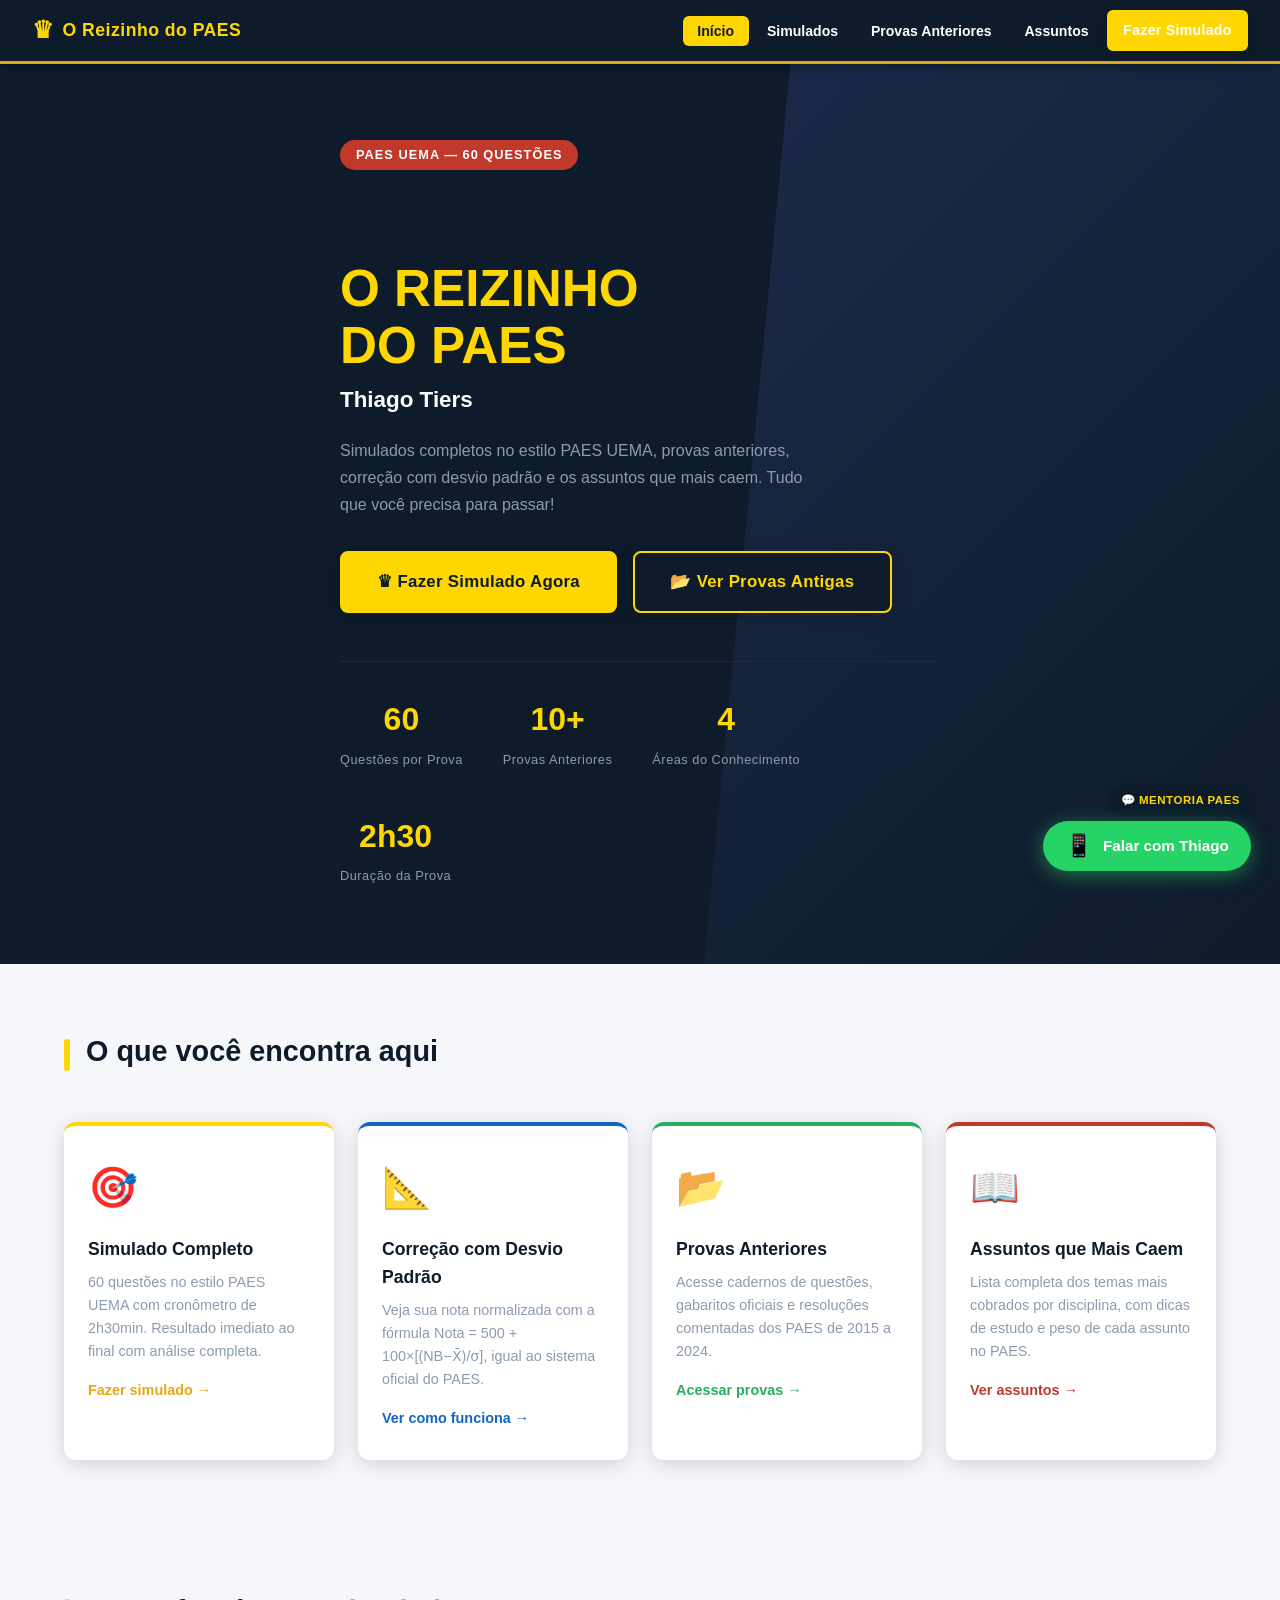
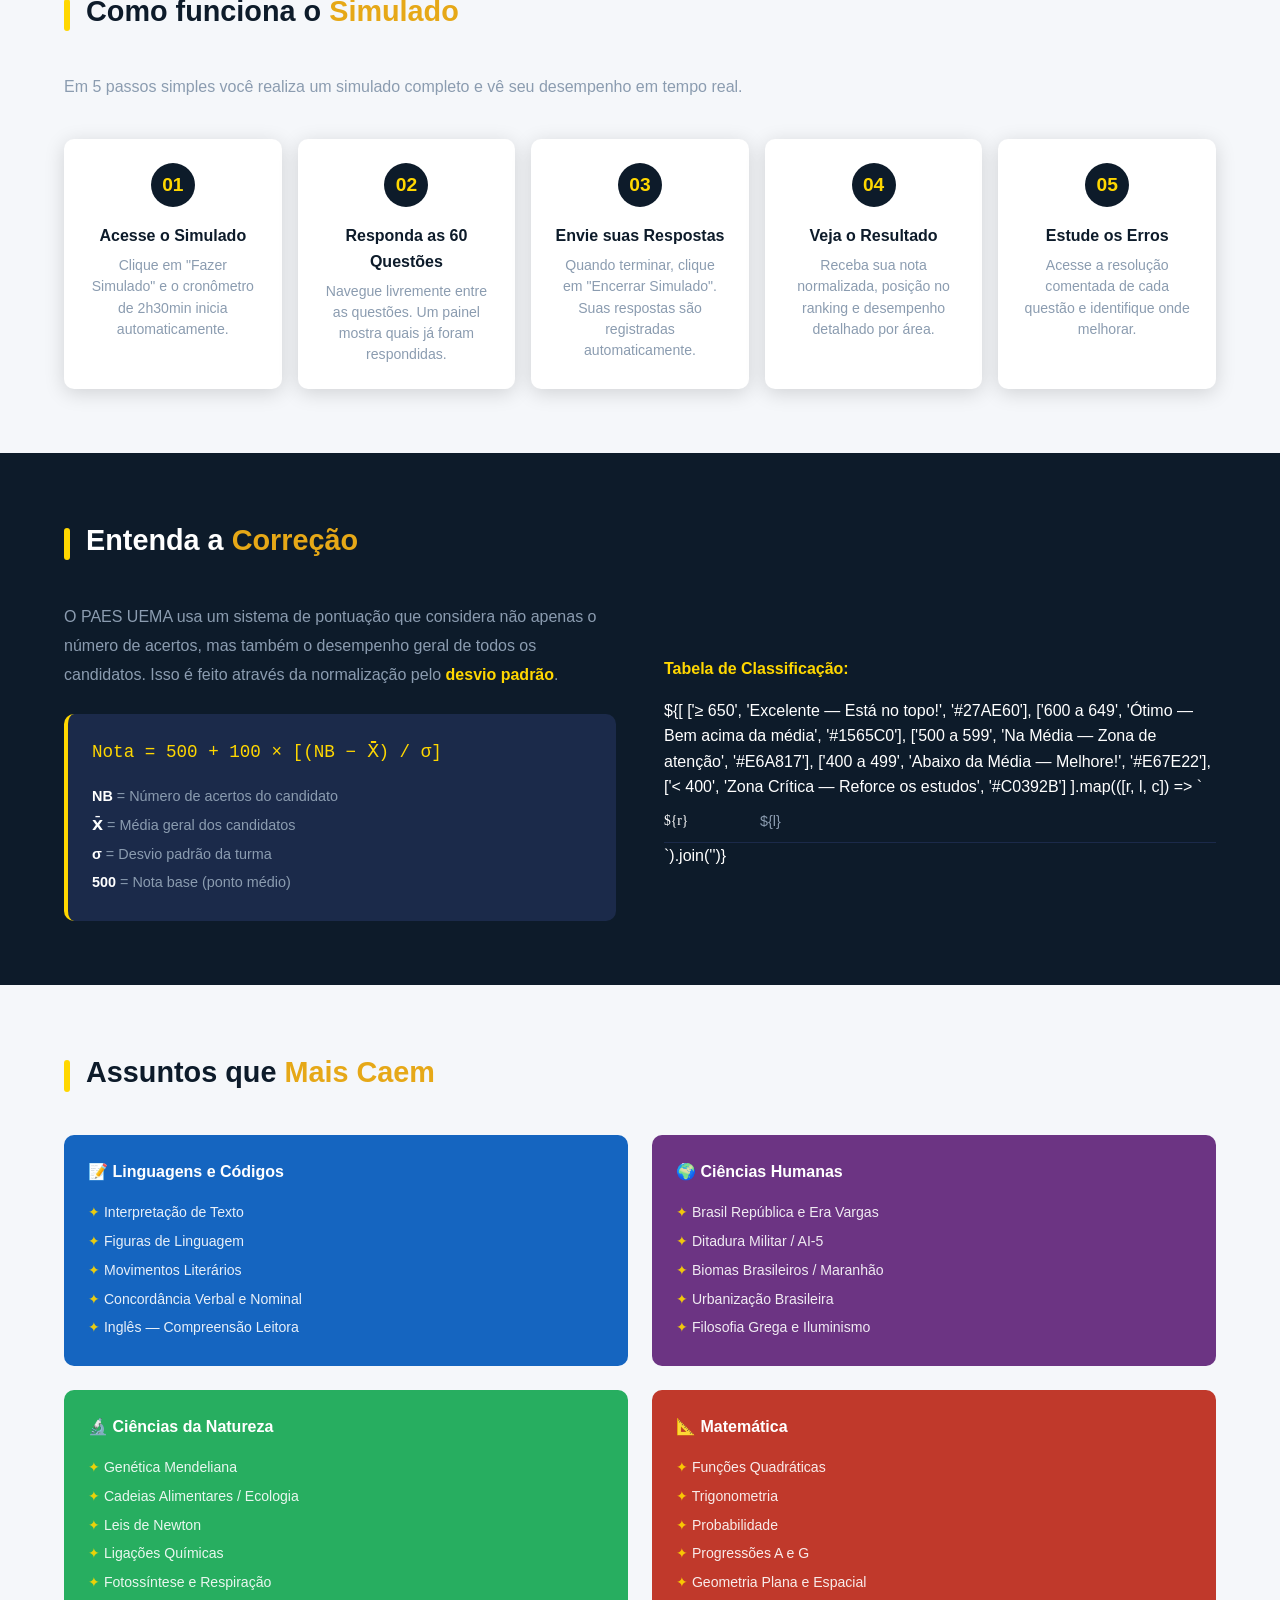
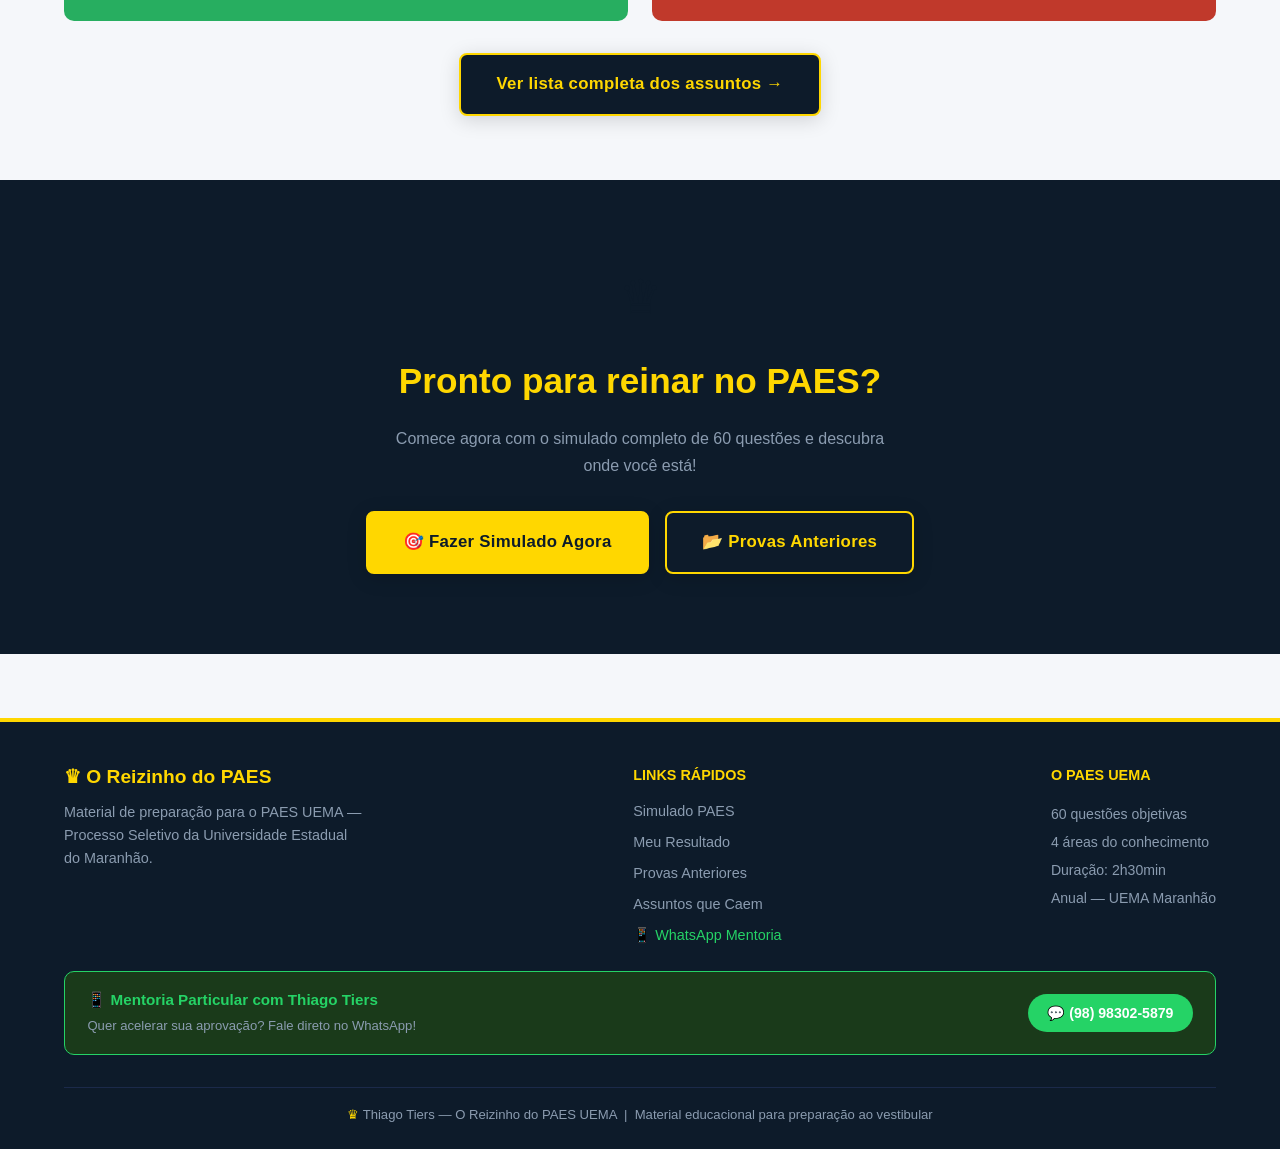
<file: index.html>
<!DOCTYPE html>
<html lang="pt-BR">
<head>
  <meta charset="UTF-8">
  <meta name="viewport" content="width=device-width, initial-scale=1.0">
  <title>O Reizinho do PAES — Thiago Tiers</title>
  <link rel="stylesheet" href="style.css">
  <style>
    /* ── Hero ── */
    .hero {
      background: var(--navy);
      min-height: 100vh;
      display: flex;
      align-items: center;
      position: relative;
      overflow: hidden;
    }
    .hero::before {
      content: '';
      position: absolute;
      top: 0; right: 0; bottom: 0;
      width: 45%;
      background: linear-gradient(135deg, #1B2A4A 0%, #0D1B2A 100%);
      clip-path: polygon(15% 0, 100% 0, 100% 100%, 0% 100%);
    }
    .hero-content {
      position: relative;
      z-index: 2;
      max-width: 600px;
    }
    .hero-badge {
      display: inline-block;
      background: var(--red);
      color: #fff;
      font-size: 0.8rem;
      font-weight: 700;
      padding: 0.3rem 1rem;
      border-radius: 50px;
      letter-spacing: 1px;
      margin-bottom: 1.2rem;
    }
    .hero-crown {
      font-size: 4rem;
      line-height: 1;
      margin-bottom: 0.5rem;
    }
    .hero h1 {
      font-size: clamp(2rem, 5vw, 3.2rem);
      font-weight: 900;
      color: var(--gold);
      line-height: 1.1;
      margin-bottom: 0.5rem;
    }
    .hero h2 {
      font-size: 1.4rem;
      color: #fff;
      font-weight: 700;
      margin-bottom: 1.2rem;
    }
    .hero p {
      color: var(--gray);
      font-size: 1rem;
      line-height: 1.7;
      margin-bottom: 2rem;
      max-width: 480px;
    }
    .hero-btns { display: flex; gap: 1rem; flex-wrap: wrap; }
    .hero-stats {
      display: flex;
      gap: 2.5rem;
      margin-top: 3rem;
      padding-top: 2rem;
      border-top: 1px solid #1B2A4A;
      flex-wrap: wrap;
    }
    .hero-stat { text-align: center; }
    .hero-stat-num { font-size: 2rem; font-weight: 900; color: var(--gold); display: block; }
    .hero-stat-label { font-size: 0.8rem; color: var(--gray); letter-spacing: 0.5px; }

    /* ── Features ── */
    .features-grid {
      display: grid;
      grid-template-columns: repeat(auto-fit, minmax(240px, 1fr));
      gap: 1.5rem;
      margin-top: 2.5rem;
    }
    .feature-card {
      background: #fff;
      border-radius: 12px;
      padding: 1.8rem 1.5rem;
      box-shadow: var(--shadow);
      border-top: 4px solid var(--gold);
      transition: transform 0.2s;
      text-decoration: none;
      color: inherit;
      display: block;
    }
    .feature-card:hover { transform: translateY(-6px); }
    .feature-icon {
      font-size: 2.5rem;
      margin-bottom: 1rem;
      display: block;
    }
    .feature-card h3 { font-size: 1.1rem; color: var(--navy); margin-bottom: 0.5rem; font-weight: 900; }
    .feature-card p { font-size: 0.9rem; color: var(--gray); line-height: 1.6; }
    .feature-card .feature-link {
      display: inline-block;
      margin-top: 1rem;
      color: var(--gold2);
      font-weight: 700;
      font-size: 0.9rem;
    }

    /* ── Como funciona ── */
    .steps {
      display: grid;
      grid-template-columns: repeat(auto-fit, minmax(200px, 1fr));
      gap: 1rem;
      margin-top: 2rem;
    }
    .step {
      background: #fff;
      border-radius: 10px;
      padding: 1.5rem;
      box-shadow: var(--shadow);
      text-align: center;
      position: relative;
    }
    .step-num {
      width: 44px;
      height: 44px;
      border-radius: 50%;
      background: var(--navy);
      color: var(--gold);
      font-size: 1.2rem;
      font-weight: 900;
      display: flex;
      align-items: center;
      justify-content: center;
      margin: 0 auto 1rem;
    }
    .step h4 { font-size: 1rem; color: var(--navy); margin-bottom: 0.4rem; font-weight: 700; }
    .step p { font-size: 0.88rem; color: var(--gray); line-height: 1.5; }

    /* ── Assuntos destaque ── */
    .assuntos-preview {
      display: grid;
      grid-template-columns: repeat(2, 1fr);
      gap: 1.5rem;
      margin-top: 2rem;
    }
    .assunto-card {
      border-radius: 10px;
      padding: 1.5rem;
      color: #fff;
    }
    .assunto-card h4 { font-size: 1rem; font-weight: 900; margin-bottom: 0.8rem; }
    .assunto-card ul { list-style: none; }
    .assunto-card ul li { font-size: 0.88rem; padding: 0.2rem 0; opacity: 0.9; }
    .assunto-card ul li::before { content: "✦ "; color: var(--gold); }

    /* ── CTA final ── */
    .cta-section {
      background: var(--navy);
      padding: 5rem 0;
      text-align: center;
    }
    .cta-section h2 { font-size: 2.2rem; font-weight: 900; color: var(--gold); margin-bottom: 1rem; }
    .cta-section p { color: var(--gray); font-size: 1rem; max-width: 500px; margin: 0 auto 2rem; line-height: 1.7; }
    .cta-btns { display: flex; gap: 1rem; justify-content: center; flex-wrap: wrap; }

    @media (max-width: 768px) {
      .hero::before { display: none; }
      .assuntos-preview { grid-template-columns: 1fr; }
      .hero-stats { gap: 1.5rem; }
    }
  </style>
</head>
<body>

<!-- NAVBAR -->
<nav class="navbar">
  <a href="index.html" class="navbar-brand">
    <span class="crown">♛</span>
    O Reizinho do PAES
  </a>
  <button class="hamburger" onclick="document.querySelector('.navbar-nav').classList.toggle('open')">☰</button>
  <ul class="navbar-nav">
    <li><a href="index.html" class="active">Início</a></li>
    <li><a href="simulado.html">Simulados</a></li>
    <li><a href="provas.html">Provas Anteriores</a></li>
    <li><a href="assuntos.html">Assuntos</a></li>
    <li><a href="simulado.html" class="btn btn-gold btn-sm">Fazer Simulado</a></li>
  </ul>
</nav>

<!-- HERO -->
<section class="hero">
  <div class="container">
    <div class="hero-content">
      <span class="hero-badge">PAES UEMA — 60 QUESTÕES</span>
      <div class="hero-crown">♛</div>
      <h1>O REIZINHO<br>DO PAES</h1>
      <h2>Thiago Tiers</h2>
      <p>Simulados completos no estilo PAES UEMA, provas anteriores, correção com desvio padrão e os assuntos que mais caem. Tudo que você precisa para passar!</p>
      <div class="hero-btns">
        <a href="simulado.html" class="btn btn-gold btn-lg">♛ Fazer Simulado Agora</a>
        <a href="provas.html" class="btn btn-navy btn-lg">📂 Ver Provas Antigas</a>
      </div>
      <div class="hero-stats">
        <div class="hero-stat">
          <span class="hero-stat-num">60</span>
          <span class="hero-stat-label">Questões por Prova</span>
        </div>
        <div class="hero-stat">
          <span class="hero-stat-num">10+</span>
          <span class="hero-stat-label">Provas Anteriores</span>
        </div>
        <div class="hero-stat">
          <span class="hero-stat-num">4</span>
          <span class="hero-stat-label">Áreas do Conhecimento</span>
        </div>
        <div class="hero-stat">
          <span class="hero-stat-num">2h30</span>
          <span class="hero-stat-label">Duração da Prova</span>
        </div>
      </div>
    </div>
  </div>
</section>

<!-- FEATURES -->
<section class="section bg-light">
  <div class="container">
    <div class="title-bar">
      <h2 class="section-title">O que você encontra aqui</h2>
    </div>
    <div class="features-grid">
      <a href="simulado.html" class="feature-card">
        <span class="feature-icon">🎯</span>
        <h3>Simulado Completo</h3>
        <p>60 questões no estilo PAES UEMA com cronômetro de 2h30min. Resultado imediato ao final com análise completa.</p>
        <span class="feature-link">Fazer simulado →</span>
      </a>
      <a href="resultado.html" class="feature-card" style="border-top-color:var(--blue)">
        <span class="feature-icon">📐</span>
        <h3>Correção com Desvio Padrão</h3>
        <p>Veja sua nota normalizada com a fórmula Nota = 500 + 100×[(NB−X̄)/σ], igual ao sistema oficial do PAES.</p>
        <span class="feature-link" style="color:var(--blue)">Ver como funciona →</span>
      </a>
      <a href="provas.html" class="feature-card" style="border-top-color:var(--green)">
        <span class="feature-icon">📂</span>
        <h3>Provas Anteriores</h3>
        <p>Acesse cadernos de questões, gabaritos oficiais e resoluções comentadas dos PAES de 2015 a 2024.</p>
        <span class="feature-link" style="color:var(--green)">Acessar provas →</span>
      </a>
      <a href="assuntos.html" class="feature-card" style="border-top-color:var(--red)">
        <span class="feature-icon">📖</span>
        <h3>Assuntos que Mais Caem</h3>
        <p>Lista completa dos temas mais cobrados por disciplina, com dicas de estudo e peso de cada assunto no PAES.</p>
        <span class="feature-link" style="color:var(--red)">Ver assuntos →</span>
      </a>
    </div>
  </div>
</section>

<!-- COMO FUNCIONA O SIMULADO -->
<section class="section">
  <div class="container">
    <div class="title-bar">
      <h2 class="section-title">Como funciona o <span>Simulado</span></h2>
    </div>
    <p class="section-subtitle">Em 5 passos simples você realiza um simulado completo e vê seu desempenho em tempo real.</p>
    <div class="steps">
      <div class="step">
        <div class="step-num">01</div>
        <h4>Acesse o Simulado</h4>
        <p>Clique em "Fazer Simulado" e o cronômetro de 2h30min inicia automaticamente.</p>
      </div>
      <div class="step">
        <div class="step-num">02</div>
        <h4>Responda as 60 Questões</h4>
        <p>Navegue livremente entre as questões. Um painel mostra quais já foram respondidas.</p>
      </div>
      <div class="step">
        <div class="step-num">03</div>
        <h4>Envie suas Respostas</h4>
        <p>Quando terminar, clique em "Encerrar Simulado". Suas respostas são registradas automaticamente.</p>
      </div>
      <div class="step">
        <div class="step-num">04</div>
        <h4>Veja o Resultado</h4>
        <p>Receba sua nota normalizada, posição no ranking e desempenho detalhado por área.</p>
      </div>
      <div class="step">
        <div class="step-num">05</div>
        <h4>Estude os Erros</h4>
        <p>Acesse a resolução comentada de cada questão e identifique onde melhorar.</p>
      </div>
    </div>
  </div>
</section>

<!-- DESVIO PADRÃO -->
<section class="section" style="background:var(--navy);color:#fff">
  <div class="container">
    <div class="title-bar">
      <h2 class="section-title" style="color:#fff">Entenda a <span>Correção</span></h2>
    </div>
    <div style="display:grid;grid-template-columns:1fr 1fr;gap:3rem;align-items:center">
      <div>
        <p style="color:var(--gray);line-height:1.8;margin-bottom:1.5rem">
          O PAES UEMA usa um sistema de pontuação que considera não apenas o número de acertos,
          mas também o desempenho geral de todos os candidatos. Isso é feito através da normalização
          pelo <strong style="color:var(--gold)">desvio padrão</strong>.
        </p>
        <div style="background:#1B2A4A;border-radius:10px;padding:1.5rem;border-left:4px solid var(--gold)">
          <div style="font-family:Consolas,monospace;font-size:1.1rem;color:var(--gold);margin-bottom:1rem">
            Nota = 500 + 100 × [(NB − X̄) / σ]
          </div>
          <ul style="list-style:none;color:var(--gray);font-size:0.9rem;line-height:2">
            <li><strong style="color:#fff">NB</strong> = Número de acertos do candidato</li>
            <li><strong style="color:#fff">X̄</strong> = Média geral dos candidatos</li>
            <li><strong style="color:#fff">σ</strong> = Desvio padrão da turma</li>
            <li><strong style="color:#fff">500</strong> = Nota base (ponto médio)</li>
          </ul>
        </div>
      </div>
      <div>
        <h4 style="color:var(--gold);margin-bottom:1rem;font-size:1rem">Tabela de Classificação:</h4>
        ${[
          ['≥ 650', 'Excelente — Está no topo!', '#27AE60'],
          ['600 a 649', 'Ótimo — Bem acima da média', '#1565C0'],
          ['500 a 599', 'Na Média — Zona de atenção', '#E6A817'],
          ['400 a 499', 'Abaixo da Média — Melhore!', '#E67E22'],
          ['< 400', 'Zona Crítica — Reforce os estudos', '#C0392B']
        ].map(([r, l, c]) => `
          <div style="display:flex;align-items:center;gap:1rem;padding:0.6rem 0;border-bottom:1px solid #1B2A4A">
            <span style="font-family:Consolas;font-size:0.85rem;color:${c};min-width:80px">${r}</span>
            <span style="font-size:0.9rem;color:var(--gray)">${l}</span>
          </div>`).join('')}
      </div>
    </div>
  </div>
</section>

<!-- ASSUNTOS QUE MAIS CAEM -->
<section class="section bg-light">
  <div class="container">
    <div class="title-bar">
      <h2 class="section-title">Assuntos que <span>Mais Caem</span></h2>
    </div>
    <div class="assuntos-preview">
      <div class="assunto-card" style="background:var(--blue)">
        <h4>📝 Linguagens e Códigos</h4>
        <ul>
          <li>Interpretação de Texto</li>
          <li>Figuras de Linguagem</li>
          <li>Movimentos Literários</li>
          <li>Concordância Verbal e Nominal</li>
          <li>Inglês — Compreensão Leitora</li>
        </ul>
      </div>
      <div class="assunto-card" style="background:var(--purple)">
        <h4>🌍 Ciências Humanas</h4>
        <ul>
          <li>Brasil República e Era Vargas</li>
          <li>Ditadura Militar / AI-5</li>
          <li>Biomas Brasileiros / Maranhão</li>
          <li>Urbanização Brasileira</li>
          <li>Filosofia Grega e Iluminismo</li>
        </ul>
      </div>
      <div class="assunto-card" style="background:var(--green)">
        <h4>🔬 Ciências da Natureza</h4>
        <ul>
          <li>Genética Mendeliana</li>
          <li>Cadeias Alimentares / Ecologia</li>
          <li>Leis de Newton</li>
          <li>Ligações Químicas</li>
          <li>Fotossíntese e Respiração</li>
        </ul>
      </div>
      <div class="assunto-card" style="background:var(--red)">
        <h4>📐 Matemática</h4>
        <ul>
          <li>Funções Quadráticas</li>
          <li>Trigonometria</li>
          <li>Probabilidade</li>
          <li>Progressões A e G</li>
          <li>Geometria Plana e Espacial</li>
        </ul>
      </div>
    </div>
    <div class="text-center mt-4">
      <a href="assuntos.html" class="btn btn-navy btn-lg">Ver lista completa dos assuntos →</a>
    </div>
  </div>
</section>

<!-- CTA FINAL -->
<section class="cta-section">
  <div class="container">
    <div style="font-size:3rem;margin-bottom:1rem">♛</div>
    <h2>Pronto para reinar no PAES?</h2>
    <p>Comece agora com o simulado completo de 60 questões e descubra onde você está!</p>
    <div class="cta-btns">
      <a href="simulado.html" class="btn btn-gold btn-lg">🎯 Fazer Simulado Agora</a>
      <a href="provas.html" class="btn btn-navy btn-lg">📂 Provas Anteriores</a>
    </div>
  </div>
</section>

<!-- BOTÃO WHATSAPP FLUTUANTE -->
<div class="wpp-float">
  <span class="wpp-label">💬 Mentoria PAES</span>
  <a class="wpp-float-btn" href="https://wa.me/5598983025879?text=Olá%20Thiago!%20Quero%20saber%20mais%20sobre%20a%20Mentoria%20PAES%20UEMA%20🎯" target="_blank" rel="noopener">
    <span class="wpp-icon">📱</span> Falar com Thiago
  </a>
</div>

<!-- FOOTER -->
<footer>
  <div class="container">
    <div style="display:flex;justify-content:space-between;flex-wrap:wrap;gap:2rem">
      <div>
        <div class="footer-brand">♛ O Reizinho do PAES</div>
        <p style="color:var(--gray);font-size:0.9rem;max-width:300px;line-height:1.6;margin-top:0.5rem">
          Material de preparação para o PAES UEMA — Processo Seletivo da Universidade Estadual do Maranhão.
        </p>
      </div>
      <div>
        <strong style="color:var(--gold);font-size:0.9rem">LINKS RÁPIDOS</strong>
        <div class="footer-links" style="flex-direction:column;gap:0.5rem;margin-top:0.75rem">
          <a href="simulado.html">Simulado PAES</a>
          <a href="resultado.html">Meu Resultado</a>
          <a href="provas.html">Provas Anteriores</a>
          <a href="assuntos.html">Assuntos que Caem</a>
          <a href="https://wa.me/5598983025879?text=Olá%20Thiago!%20Quero%20saber%20mais%20sobre%20a%20Mentoria%20PAES%20UEMA%20🎯" target="_blank" rel="noopener" style="color:#25D366">📱 WhatsApp Mentoria</a>
        </div>
      </div>
      <div>
        <strong style="color:var(--gold);font-size:0.9rem">O PAES UEMA</strong>
        <div style="color:var(--gray);font-size:0.88rem;margin-top:0.75rem;line-height:2">
          <div>60 questões objetivas</div>
          <div>4 áreas do conhecimento</div>
          <div>Duração: 2h30min</div>
          <div>Anual — UEMA Maranhão</div>
        </div>
      </div>
    </div>
    <div class="footer-wpp">
        <div class="footer-wpp-texto">
          <strong>📱 Mentoria Particular com Thiago Tiers</strong>
          <span>Quer acelerar sua aprovação? Fale direto no WhatsApp!</span>
        </div>
        <a class="footer-wpp-btn" href="https://wa.me/5598983025879?text=Olá%20Thiago!%20Quero%20saber%20mais%20sobre%20a%20Mentoria%20PAES%20UEMA%20🎯" target="_blank" rel="noopener">
          💬 (98) 98302-5879
        </a>
      </div>
    <div class="footer-bottom">
      <span style="color:var(--gold)">♛</span> Thiago Tiers — O Reizinho do PAES UEMA &nbsp;|&nbsp; Material educacional para preparação ao vestibular
    </div>
  </div>
</footer>

</body>
</html>
</file>
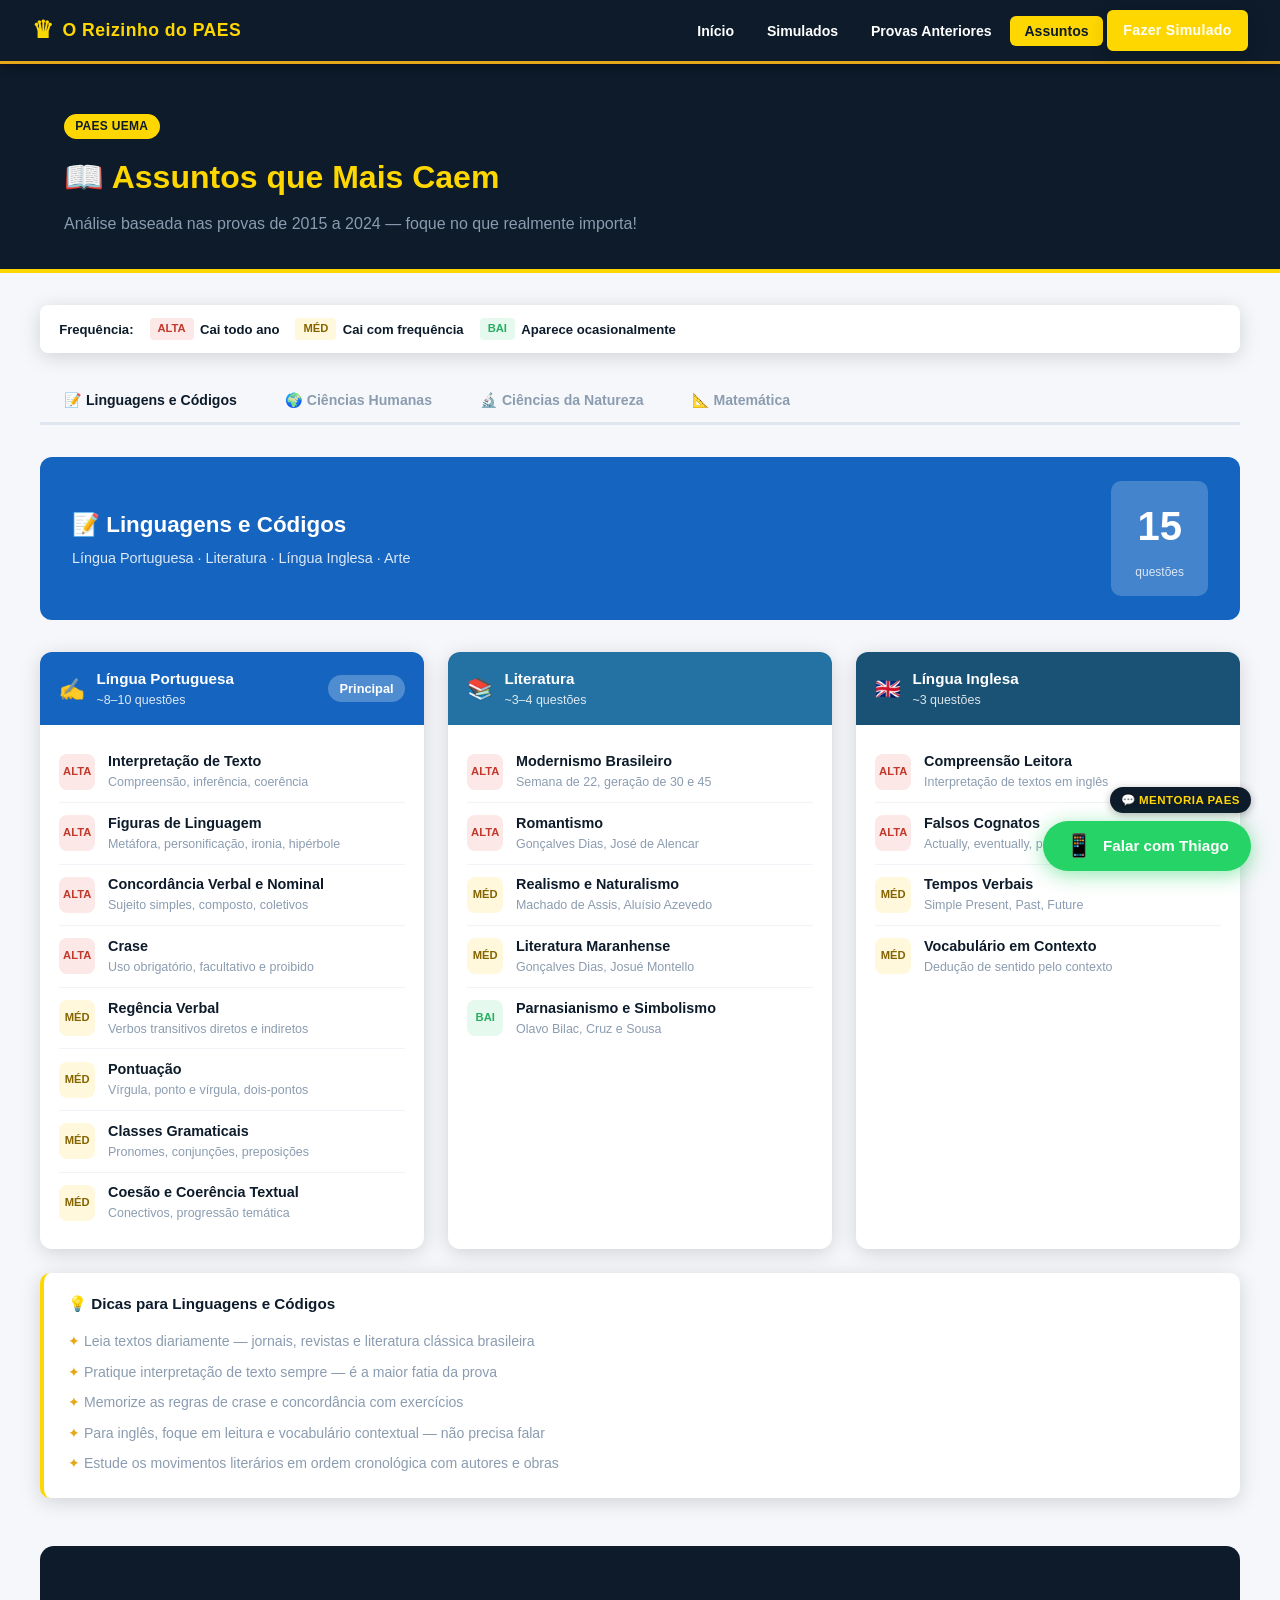
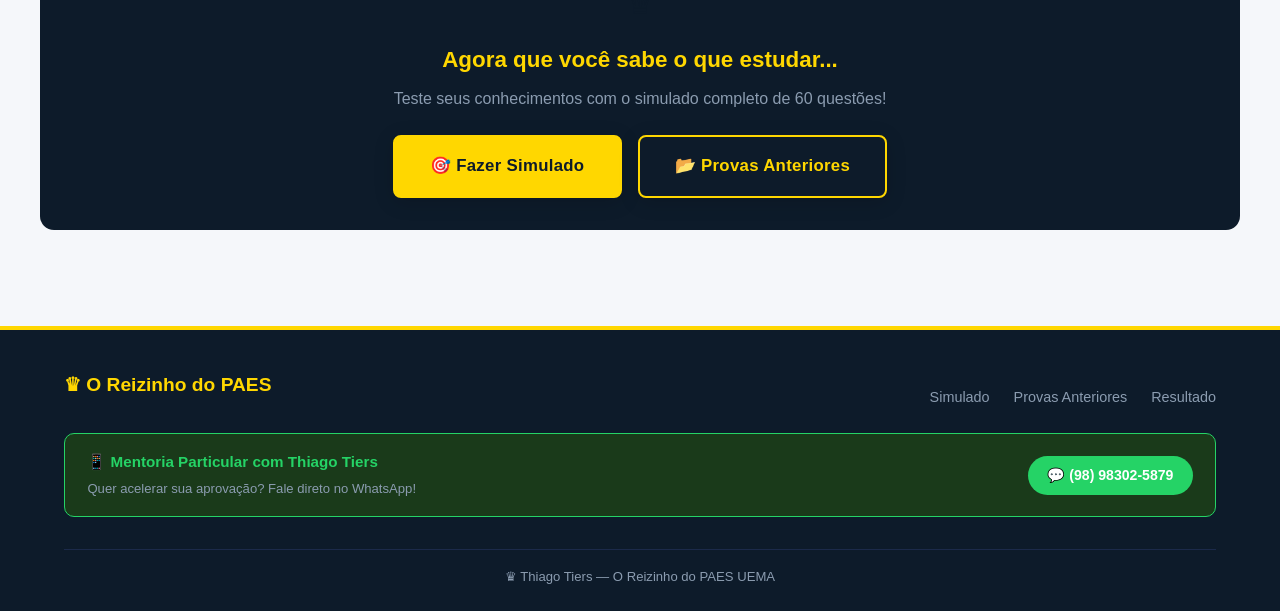
<file: assuntos.html>
<!DOCTYPE html>
<html lang="pt-BR">
<head>
  <meta charset="UTF-8">
  <meta name="viewport" content="width=device-width, initial-scale=1.0">
  <title>Assuntos que Mais Caem — O Reizinho do PAES</title>
  <link rel="stylesheet" href="style.css">
  <style>
    .assuntos-hero { background:var(--navy); padding:3rem 0 2rem; border-bottom:4px solid var(--gold); }
    .assuntos-hero h1 { color:var(--gold); font-size:2rem; font-weight:900; }
    .assuntos-hero p  { color:var(--gray); margin-top:0.5rem; }

    .area-tabs { display:flex; gap:0; border-bottom:3px solid #E0E6EF; margin-bottom:2rem; overflow-x:auto; scrollbar-width:none; }
    .area-tabs::-webkit-scrollbar { display:none; }
    .area-tab { padding:0.9rem 1.5rem; font-size:0.88rem; font-weight:700; cursor:pointer; border:none; background:none; color:var(--gray); border-bottom:3px solid transparent; margin-bottom:-3px; white-space:nowrap; transition:all 0.15s; }
    .area-tab:hover { color:var(--navy); }
    .area-tab.ativa { color:var(--navy); border-bottom-color:var(--gold); }

    .area-panel { display:none; }
    .area-panel.ativo { display:block; }

    .area-panel-header { border-radius:12px; padding:1.5rem 2rem; color:#fff; margin-bottom:2rem; display:flex; align-items:center; justify-content:space-between; flex-wrap:wrap; gap:1rem; }
    .area-panel-header h2 { font-size:1.4rem; font-weight:900; }
    .area-panel-header p  { font-size:0.9rem; opacity:0.85; margin-top:0.3rem; }
    .area-questoes-badge { background:rgba(255,255,255,0.2); border-radius:10px; padding:0.8rem 1.5rem; text-align:center; }
    .area-questoes-badge .num { font-size:2.5rem; font-weight:900; display:block; }
    .area-questoes-badge .lab { font-size:0.75rem; opacity:0.8; }

    .disciplinas-grid { display:grid; grid-template-columns:repeat(auto-fit,minmax(300px,1fr)); gap:1.5rem; }

    .disciplina-card { background:#fff; border-radius:12px; box-shadow:var(--shadow); overflow:hidden; }
    .disc-header { padding:0.9rem 1.2rem; display:flex; align-items:center; justify-content:space-between; color:#fff; }
    .disc-header-left { display:flex; align-items:center; gap:0.7rem; }
    .disc-icon { font-size:1.3rem; }
    .disc-nome { font-size:0.95rem; font-weight:900; }
    .disc-qtd  { font-size:0.78rem; opacity:0.85; }
    .disc-badge-qtd { background:rgba(255,255,255,0.25); border-radius:50px; padding:0.2rem 0.7rem; font-size:0.8rem; font-weight:700; }
    .disc-body { padding:1rem 1.2rem; }

    .assunto-item { display:flex; align-items:center; gap:0.8rem; padding:0.55rem 0; border-bottom:1px solid #F0F3F8; }
    .assunto-item:last-child { border-bottom:none; }
    .assunto-peso { width:36px; height:36px; border-radius:8px; display:flex; align-items:center; justify-content:center; font-size:0.7rem; font-weight:900; flex-shrink:0; }
    .peso-alto  { background:#FDE8E8; color:var(--red); }
    .peso-medio { background:#FFF8DC; color:#856400; }
    .peso-baixo { background:#E6F9EF; color:var(--green); }
    .assunto-nome { font-size:0.9rem; color:var(--navy); font-weight:600; flex:1; }
    .assunto-sub  { font-size:0.78rem; color:var(--gray); font-weight:400; }

    .dica-card { background:#fff; border-radius:10px; padding:1.2rem 1.5rem; box-shadow:var(--shadow); border-left:4px solid var(--gold); margin-top:1.5rem; }
    .dica-card h4 { font-size:0.95rem; color:var(--navy); font-weight:900; margin-bottom:0.6rem; }
    .dica-card ul { list-style:none; }
    .dica-card ul li { font-size:0.88rem; color:var(--gray); padding:0.25rem 0; }
    .dica-card ul li::before { content:"✦ "; color:var(--gold2); }

    .legenda-peso { display:flex; gap:1rem; align-items:center; background:#fff; border-radius:8px; padding:0.8rem 1.2rem; box-shadow:var(--shadow); margin-bottom:1.5rem; font-size:0.82rem; flex-wrap:wrap; }
    .legenda-peso span { display:flex; align-items:center; gap:0.4rem; font-weight:600; }

    @media (max-width:600px) {
      .area-tab { padding:0.7rem 1rem; font-size:0.8rem; }
      .disciplinas-grid { grid-template-columns:1fr; }
    }
  </style>
</head>
<body>

<nav class="navbar">
  <a href="index.html" class="navbar-brand"><span class="crown">♛</span> O Reizinho do PAES</a>
  <button class="hamburger" onclick="document.querySelector('.navbar-nav').classList.toggle('open')">☰</button>
  <ul class="navbar-nav">
    <li><a href="index.html">Início</a></li>
    <li><a href="simulado.html">Simulados</a></li>
    <li><a href="provas.html">Provas Anteriores</a></li>
    <li><a href="assuntos.html" class="active">Assuntos</a></li>
    <li><a href="simulado.html" class="btn btn-gold btn-sm">Fazer Simulado</a></li>
  </ul>
</nav>

<div class="assuntos-hero">
  <div class="container">
    <span class="badge badge-gold" style="margin-bottom:0.8rem;display:inline-block">PAES UEMA</span>
    <h1>📖 Assuntos que Mais Caem</h1>
    <p>Análise baseada nas provas de 2015 a 2024 — foque no que realmente importa!</p>
  </div>
</div>

<div class="container section-sm">

  <div class="legenda-peso">
    <strong style="color:var(--navy)">Frequência:</strong>
    <span><span class="assunto-peso peso-alto" style="width:auto;height:auto;padding:0.15rem 0.5rem;border-radius:4px">ALTA</span> Cai todo ano</span>
    <span><span class="assunto-peso peso-medio" style="width:auto;height:auto;padding:0.15rem 0.5rem;border-radius:4px">MÉD</span> Cai com frequência</span>
    <span><span class="assunto-peso peso-baixo" style="width:auto;height:auto;padding:0.15rem 0.5rem;border-radius:4px">BAI</span> Aparece ocasionalmente</span>
  </div>

  <div class="area-tabs">
    <button class="area-tab ativa" onclick="mostrarArea('linguagens',this)">📝 Linguagens e Códigos</button>
    <button class="area-tab" onclick="mostrarArea('humanas',this)">🌍 Ciências Humanas</button>
    <button class="area-tab" onclick="mostrarArea('natureza',this)">🔬 Ciências da Natureza</button>
    <button class="area-tab" onclick="mostrarArea('matematica',this)">📐 Matemática</button>
  </div>

  <!-- ===== LINGUAGENS ===== -->
  <div class="area-panel ativo" id="panel-linguagens">
    <div class="area-panel-header" style="background:var(--blue)">
      <div><h2>📝 Linguagens e Códigos</h2><p>Língua Portuguesa · Literatura · Língua Inglesa · Arte</p></div>
      <div class="area-questoes-badge"><span class="num">15</span><span class="lab">questões</span></div>
    </div>
    <div class="disciplinas-grid">

      <!-- Língua Portuguesa -->
      <div class="disciplina-card">
        <div class="disc-header" style="background:#1565C0">
          <div class="disc-header-left">
            <span class="disc-icon">✍️</span>
            <div><div class="disc-nome">Língua Portuguesa</div><div class="disc-qtd">~8–10 questões</div></div>
          </div>
          <span class="disc-badge-qtd">Principal</span>
        </div>
        <div class="disc-body">
          <div class="assunto-item"><div class="assunto-peso peso-alto">ALTA</div><div style="flex:1"><div class="assunto-nome">Interpretação de Texto</div><div class="assunto-sub">Compreensão, inferência, coerência</div></div></div>
          <div class="assunto-item"><div class="assunto-peso peso-alto">ALTA</div><div style="flex:1"><div class="assunto-nome">Figuras de Linguagem</div><div class="assunto-sub">Metáfora, personificação, ironia, hipérbole</div></div></div>
          <div class="assunto-item"><div class="assunto-peso peso-alto">ALTA</div><div style="flex:1"><div class="assunto-nome">Concordância Verbal e Nominal</div><div class="assunto-sub">Sujeito simples, composto, coletivos</div></div></div>
          <div class="assunto-item"><div class="assunto-peso peso-alto">ALTA</div><div style="flex:1"><div class="assunto-nome">Crase</div><div class="assunto-sub">Uso obrigatório, facultativo e proibido</div></div></div>
          <div class="assunto-item"><div class="assunto-peso peso-medio">MÉD</div><div style="flex:1"><div class="assunto-nome">Regência Verbal</div><div class="assunto-sub">Verbos transitivos diretos e indiretos</div></div></div>
          <div class="assunto-item"><div class="assunto-peso peso-medio">MÉD</div><div style="flex:1"><div class="assunto-nome">Pontuação</div><div class="assunto-sub">Vírgula, ponto e vírgula, dois-pontos</div></div></div>
          <div class="assunto-item"><div class="assunto-peso peso-medio">MÉD</div><div style="flex:1"><div class="assunto-nome">Classes Gramaticais</div><div class="assunto-sub">Pronomes, conjunções, preposições</div></div></div>
          <div class="assunto-item"><div class="assunto-peso peso-medio">MÉD</div><div style="flex:1"><div class="assunto-nome">Coesão e Coerência Textual</div><div class="assunto-sub">Conectivos, progressão temática</div></div></div>
        </div>
      </div>

      <!-- Literatura -->
      <div class="disciplina-card">
        <div class="disc-header" style="background:#2471A3">
          <div class="disc-header-left">
            <span class="disc-icon">📚</span>
            <div><div class="disc-nome">Literatura</div><div class="disc-qtd">~3–4 questões</div></div>
          </div>
        </div>
        <div class="disc-body">
          <div class="assunto-item"><div class="assunto-peso peso-alto">ALTA</div><div style="flex:1"><div class="assunto-nome">Modernismo Brasileiro</div><div class="assunto-sub">Semana de 22, geração de 30 e 45</div></div></div>
          <div class="assunto-item"><div class="assunto-peso peso-alto">ALTA</div><div style="flex:1"><div class="assunto-nome">Romantismo</div><div class="assunto-sub">Gonçalves Dias, José de Alencar</div></div></div>
          <div class="assunto-item"><div class="assunto-peso peso-medio">MÉD</div><div style="flex:1"><div class="assunto-nome">Realismo e Naturalismo</div><div class="assunto-sub">Machado de Assis, Aluísio Azevedo</div></div></div>
          <div class="assunto-item"><div class="assunto-peso peso-medio">MÉD</div><div style="flex:1"><div class="assunto-nome">Literatura Maranhense</div><div class="assunto-sub">Gonçalves Dias, Josué Montello</div></div></div>
          <div class="assunto-item"><div class="assunto-peso peso-baixo">BAI</div><div style="flex:1"><div class="assunto-nome">Parnasianismo e Simbolismo</div><div class="assunto-sub">Olavo Bilac, Cruz e Sousa</div></div></div>
        </div>
      </div>

      <!-- Inglês -->
      <div class="disciplina-card">
        <div class="disc-header" style="background:#1A5276">
          <div class="disc-header-left">
            <span class="disc-icon">🇬🇧</span>
            <div><div class="disc-nome">Língua Inglesa</div><div class="disc-qtd">~3 questões</div></div>
          </div>
        </div>
        <div class="disc-body">
          <div class="assunto-item"><div class="assunto-peso peso-alto">ALTA</div><div style="flex:1"><div class="assunto-nome">Compreensão Leitora</div><div class="assunto-sub">Interpretação de textos em inglês</div></div></div>
          <div class="assunto-item"><div class="assunto-peso peso-alto">ALTA</div><div style="flex:1"><div class="assunto-nome">Falsos Cognatos</div><div class="assunto-sub">Actually, eventually, pretend...</div></div></div>
          <div class="assunto-item"><div class="assunto-peso peso-medio">MÉD</div><div style="flex:1"><div class="assunto-nome">Tempos Verbais</div><div class="assunto-sub">Simple Present, Past, Future</div></div></div>
          <div class="assunto-item"><div class="assunto-peso peso-medio">MÉD</div><div style="flex:1"><div class="assunto-nome">Vocabulário em Contexto</div><div class="assunto-sub">Dedução de sentido pelo contexto</div></div></div>
        </div>
      </div>

    </div>
    <div class="dica-card">
      <h4>💡 Dicas para Linguagens e Códigos</h4>
      <ul>
        <li>Leia textos diariamente — jornais, revistas e literatura clássica brasileira</li>
        <li>Pratique interpretação de texto sempre — é a maior fatia da prova</li>
        <li>Memorize as regras de crase e concordância com exercícios</li>
        <li>Para inglês, foque em leitura e vocabulário contextual — não precisa falar</li>
        <li>Estude os movimentos literários em ordem cronológica com autores e obras</li>
      </ul>
    </div>
  </div>

  <!-- ===== CIÊNCIAS HUMANAS ===== -->
  <div class="area-panel" id="panel-humanas">
    <div class="area-panel-header" style="background:var(--purple)">
      <div><h2>🌍 Ciências Humanas</h2><p>História · Geografia · Filosofia · Sociologia</p></div>
      <div class="area-questoes-badge"><span class="num">15</span><span class="lab">questões</span></div>
    </div>
    <div class="disciplinas-grid">

      <!-- História -->
      <div class="disciplina-card">
        <div class="disc-header" style="background:#6C3483">
          <div class="disc-header-left">
            <span class="disc-icon">🏛️</span>
            <div><div class="disc-nome">História</div><div class="disc-qtd">~5–6 questões</div></div>
          </div>
        </div>
        <div class="disc-body">
          <div class="assunto-item"><div class="assunto-peso peso-alto">ALTA</div><div style="flex:1"><div class="assunto-nome">Brasil República e Era Vargas</div><div class="assunto-sub">República Velha, 1930, Estado Novo</div></div></div>
          <div class="assunto-item"><div class="assunto-peso peso-alto">ALTA</div><div style="flex:1"><div class="assunto-nome">Ditadura Militar (1964–1985)</div><div class="assunto-sub">AI-5, abertura política, redemocratização</div></div></div>
          <div class="assunto-item"><div class="assunto-peso peso-alto">ALTA</div><div style="flex:1"><div class="assunto-nome">Colonização do Brasil</div><div class="assunto-sub">Maranhão, ciclos econômicos, escravidão</div></div></div>
          <div class="assunto-item"><div class="assunto-peso peso-medio">MÉD</div><div style="flex:1"><div class="assunto-nome">Segunda Guerra Mundial</div><div class="assunto-sub">Causas, frentes de batalha, consequências</div></div></div>
          <div class="assunto-item"><div class="assunto-peso peso-medio">MÉD</div><div style="flex:1"><div class="assunto-nome">Abolição da Escravidão</div><div class="assunto-sub">Lei Áurea, 13 de maio de 1888</div></div></div>
          <div class="assunto-item"><div class="assunto-peso peso-medio">MÉD</div><div style="flex:1"><div class="assunto-nome">Proclamação da República</div><div class="assunto-sub">15 de novembro de 1889, causas</div></div></div>
          <div class="assunto-item"><div class="assunto-peso peso-baixo">BAI</div><div style="flex:1"><div class="assunto-nome">Guerra Fria</div><div class="assunto-sub">EUA x URSS, corrida armamentista</div></div></div>
        </div>
      </div>

      <!-- Geografia -->
      <div class="disciplina-card">
        <div class="disc-header" style="background:#7D3C98">
          <div class="disc-header-left">
            <span class="disc-icon">🗺️</span>
            <div><div class="disc-nome">Geografia</div><div class="disc-qtd">~5 questões</div></div>
          </div>
        </div>
        <div class="disc-body">
          <div class="assunto-item"><div class="assunto-peso peso-alto">ALTA</div><div style="flex:1"><div class="assunto-nome">Biomas Brasileiros</div><div class="assunto-sub">Amazônia, Cerrado, Caatinga, Maranhão</div></div></div>
          <div class="assunto-item"><div class="assunto-peso peso-alto">ALTA</div><div style="flex:1"><div class="assunto-nome">Maranhão — Aspectos Físicos</div><div class="assunto-sub">Lençóis Maranhenses, Delta do Parnaíba</div></div></div>
          <div class="assunto-item"><div class="assunto-peso peso-alto">ALTA</div><div style="flex:1"><div class="assunto-nome">Urbanização Brasileira</div><div class="assunto-sub">Êxodo rural, megalópoles, favelização</div></div></div>
          <div class="assunto-item"><div class="assunto-peso peso-medio">MÉD</div><div style="flex:1"><div class="assunto-nome">Globalização</div><div class="assunto-sub">Impactos econômicos, culturais e ambientais</div></div></div>
          <div class="assunto-item"><div class="assunto-peso peso-medio">MÉD</div><div style="flex:1"><div class="assunto-nome">Hidrografia Brasileira</div><div class="assunto-sub">Bacias hidrográficas, rios principais</div></div></div>
          <div class="assunto-item"><div class="assunto-peso peso-baixo">BAI</div><div style="flex:1"><div class="assunto-nome">Geopolítica Mundial</div><div class="assunto-sub">Blocos econômicos, conflitos regionais</div></div></div>
        </div>
      </div>

      <!-- Filosofia e Sociologia -->
      <div class="disciplina-card">
        <div class="disc-header" style="background:#5B2C6F">
          <div class="disc-header-left">
            <span class="disc-icon">💭</span>
            <div><div class="disc-nome">Filosofia e Sociologia</div><div class="disc-qtd">~3–4 questões</div></div>
          </div>
        </div>
        <div class="disc-body">
          <div class="assunto-item"><div class="assunto-peso peso-alto">ALTA</div><div style="flex:1"><div class="assunto-nome">Filosofia Grega</div><div class="assunto-sub">Sócrates, Platão, Aristóteles</div></div></div>
          <div class="assunto-item"><div class="assunto-peso peso-alto">ALTA</div><div style="flex:1"><div class="assunto-nome">Iluminismo</div><div class="assunto-sub">Razão, liberdade, enciclopedistas</div></div></div>
          <div class="assunto-item"><div class="assunto-peso peso-medio">MÉD</div><div style="flex:1"><div class="assunto-nome">Estratificação Social</div><div class="assunto-sub">Castas, estamentos, classes</div></div></div>
          <div class="assunto-item"><div class="assunto-peso peso-medio">MÉD</div><div style="flex:1"><div class="assunto-nome">Cultura e Identidade</div><div class="assunto-sub">Bumba Meu Boi, cultura maranhense</div></div></div>
          <div class="assunto-item"><div class="assunto-peso peso-medio">MÉD</div><div style="flex:1"><div class="assunto-nome">Filosofia Moderna</div><div class="assunto-sub">Descartes, Kant, contratualistas</div></div></div>
        </div>
      </div>

    </div>
    <div class="dica-card">
      <h4>💡 Dicas para Ciências Humanas</h4>
      <ul>
        <li>O PAES cobra muito sobre o Maranhão — história, geografia e cultura do estado são essenciais</li>
        <li>Para História, foque nos séculos XIX e XX, especialmente a história do Brasil</li>
        <li>Monte uma linha do tempo dos principais acontecimentos históricos brasileiros</li>
        <li>Para Filosofia, saiba associar o filósofo ao seu pensamento principal</li>
        <li>Geografia física e humana do Brasil tem peso alto — não negligencie</li>
      </ul>
    </div>
  </div>

  <!-- ===== CIÊNCIAS DA NATUREZA ===== -->
  <div class="area-panel" id="panel-natureza">
    <div class="area-panel-header" style="background:var(--green)">
      <div><h2>🔬 Ciências da Natureza</h2><p>Biologia · Química · Física</p></div>
      <div class="area-questoes-badge"><span class="num">15</span><span class="lab">questões</span></div>
    </div>
    <div class="disciplinas-grid">

      <!-- Biologia -->
      <div class="disciplina-card">
        <div class="disc-header" style="background:#1E8449">
          <div class="disc-header-left">
            <span class="disc-icon">🧬</span>
            <div><div class="disc-nome">Biologia</div><div class="disc-qtd">~6 questões</div></div>
          </div>
        </div>
        <div class="disc-body">
          <div class="assunto-item"><div class="assunto-peso peso-alto">ALTA</div><div style="flex:1"><div class="assunto-nome">Genética Mendeliana</div><div class="assunto-sub">1ª e 2ª lei, cruzamentos, heredogramas</div></div></div>
          <div class="assunto-item"><div class="assunto-peso peso-alto">ALTA</div><div style="flex:1"><div class="assunto-nome">Ecologia</div><div class="assunto-sub">Cadeias alimentares, biomas, relações ecológicas</div></div></div>
          <div class="assunto-item"><div class="assunto-peso peso-alto">ALTA</div><div style="flex:1"><div class="assunto-nome">Divisão Celular</div><div class="assunto-sub">Mitose e meiose, fases e diferenças</div></div></div>
          <div class="assunto-item"><div class="assunto-peso peso-medio">MÉD</div><div style="flex:1"><div class="assunto-nome">Evolução</div><div class="assunto-sub">Darwin, seleção natural, especiação</div></div></div>
          <div class="assunto-item"><div class="assunto-peso peso-medio">MÉD</div><div style="flex:1"><div class="assunto-nome">Fotossíntese e Respiração</div><div class="assunto-sub">Fases, reagentes, produtos</div></div></div>
          <div class="assunto-item"><div class="assunto-peso peso-medio">MÉD</div><div style="flex:1"><div class="assunto-nome">Sistema Imunológico</div><div class="assunto-sub">Vacinas, anticorpos, imunidade</div></div></div>
        </div>
      </div>

      <!-- Química -->
      <div class="disciplina-card">
        <div class="disc-header" style="background:#117A65">
          <div class="disc-header-left">
            <span class="disc-icon">⚗️</span>
            <div><div class="disc-nome">Química</div><div class="disc-qtd">~5 questões</div></div>
          </div>
        </div>
        <div class="disc-body">
          <div class="assunto-item"><div class="assunto-peso peso-alto">ALTA</div><div style="flex:1"><div class="assunto-nome">Ligações Químicas</div><div class="assunto-sub">Iônica, covalente, metálica</div></div></div>
          <div class="assunto-item"><div class="assunto-peso peso-alto">ALTA</div><div style="flex:1"><div class="assunto-nome">Ácidos e Bases — pH</div><div class="assunto-sub">Escala pH, indicadores, neutralização</div></div></div>
          <div class="assunto-item"><div class="assunto-peso peso-medio">MÉD</div><div style="flex:1"><div class="assunto-nome">Balanceamento de Equações</div><div class="assunto-sub">Estequiometria, cálculos</div></div></div>
          <div class="assunto-item"><div class="assunto-peso peso-medio">MÉD</div><div style="flex:1"><div class="assunto-nome">Tabela Periódica</div><div class="assunto-sub">Grupos, períodos, propriedades</div></div></div>
          <div class="assunto-item"><div class="assunto-peso peso-medio">MÉD</div><div style="flex:1"><div class="assunto-nome">Química Orgânica</div><div class="assunto-sub">Funções orgânicas, hidrocarbonetos</div></div></div>
          <div class="assunto-item"><div class="assunto-peso peso-baixo">BAI</div><div style="flex:1"><div class="assunto-nome">Termoquímica</div><div class="assunto-sub">Entalpia, reações exo e endotérmicas</div></div></div>
        </div>
      </div>

      <!-- Física -->
      <div class="disciplina-card">
        <div class="disc-header" style="background:#1A6636">
          <div class="disc-header-left">
            <span class="disc-icon">⚡</span>
            <div><div class="disc-nome">Física</div><div class="disc-qtd">~4 questões</div></div>
          </div>
        </div>
        <div class="disc-body">
          <div class="assunto-item"><div class="assunto-peso peso-alto">ALTA</div><div style="flex:1"><div class="assunto-nome">Leis de Newton</div><div class="assunto-sub">1ª, 2ª e 3ª lei — aplicações</div></div></div>
          <div class="assunto-item"><div class="assunto-peso peso-alto">ALTA</div><div style="flex:1"><div class="assunto-nome">Energia</div><div class="assunto-sub">Cinética, potencial, conservação</div></div></div>
          <div class="assunto-item"><div class="assunto-peso peso-medio">MÉD</div><div style="flex:1"><div class="assunto-nome">Eletricidade</div><div class="assunto-sub">Lei de Ohm, circuitos, potência</div></div></div>
          <div class="assunto-item"><div class="assunto-peso peso-medio">MÉD</div><div style="flex:1"><div class="assunto-nome">Óptica</div><div class="assunto-sub">Reflexão, refração, espelhos e lentes</div></div></div>
          <div class="assunto-item"><div class="assunto-peso peso-baixo">BAI</div><div style="flex:1"><div class="assunto-nome">Ondas</div><div class="assunto-sub">Frequência, comprimento, velocidade</div></div></div>
        </div>
      </div>

    </div>
    <div class="dica-card">
      <h4>💡 Dicas para Ciências da Natureza</h4>
      <ul>
        <li>Em Biologia, genética tem aparecido em quase todas as provas — priorize</li>
        <li>Para Química, pratique balanceamento e cálculos estequiométricos</li>
        <li>Física no PAES costuma cobrar as Leis de Newton e energia — resolva muitos exercícios</li>
        <li>Faça mapas mentais conectando os assuntos de biologia (ex: fotossíntese + ecologia)</li>
        <li>Não negligencie as fórmulas de Física — monte um caderno de fórmulas resumidas</li>
      </ul>
    </div>
  </div>

  <!-- ===== MATEMÁTICA ===== -->
  <div class="area-panel" id="panel-matematica">
    <div class="area-panel-header" style="background:var(--red)">
      <div><h2>📐 Matemática</h2><p>Todas as subáreas da Matemática do Ensino Médio</p></div>
      <div class="area-questoes-badge"><span class="num">15</span><span class="lab">questões</span></div>
    </div>
    <div class="disciplinas-grid">

      <!-- Álgebra -->
      <div class="disciplina-card">
        <div class="disc-header" style="background:#C0392B">
          <div class="disc-header-left">
            <span class="disc-icon">📈</span>
            <div><div class="disc-nome">Álgebra e Funções</div><div class="disc-qtd">~6 questões</div></div>
          </div>
        </div>
        <div class="disc-body">
          <div class="assunto-item"><div class="assunto-peso peso-alto">ALTA</div><div style="flex:1"><div class="assunto-nome">Funções Quadráticas (2º grau)</div><div class="assunto-sub">Vértice, raízes, gráfico da parábola</div></div></div>
          <div class="assunto-item"><div class="assunto-peso peso-alto">ALTA</div><div style="flex:1"><div class="assunto-nome">Equação do 2º grau / Bhaskara</div><div class="assunto-sub">Discriminante, raízes, soma e produto</div></div></div>
          <div class="assunto-item"><div class="assunto-peso peso-alto">ALTA</div><div style="flex:1"><div class="assunto-nome">Funções Exponenciais</div><div class="assunto-sub">f(x) = aˣ, propriedades, crescimento</div></div></div>
          <div class="assunto-item"><div class="assunto-peso peso-medio">MÉD</div><div style="flex:1"><div class="assunto-nome">Logaritmos</div><div class="assunto-sub">Definição, propriedades, equações</div></div></div>
          <div class="assunto-item"><div class="assunto-peso peso-medio">MÉD</div><div style="flex:1"><div class="assunto-nome">Funções Lineares</div><div class="assunto-sub">Coeficientes, gráfico, interseções</div></div></div>
        </div>
      </div>

      <!-- Sequências e Probabilidade -->
      <div class="disciplina-card">
        <div class="disc-header" style="background:#A93226">
          <div class="disc-header-left">
            <span class="disc-icon">📊</span>
            <div><div class="disc-nome">Sequências e Probabilidade</div><div class="disc-qtd">~5 questões</div></div>
          </div>
        </div>
        <div class="disc-body">
          <div class="assunto-item"><div class="assunto-peso peso-alto">ALTA</div><div style="flex:1"><div class="assunto-nome">Progressão Aritmética (PA)</div><div class="assunto-sub">Termo geral, soma dos termos</div></div></div>
          <div class="assunto-item"><div class="assunto-peso peso-alto">ALTA</div><div style="flex:1"><div class="assunto-nome">Progressão Geométrica (PG)</div><div class="assunto-sub">Razão, termo geral, soma</div></div></div>
          <div class="assunto-item"><div class="assunto-peso peso-alto">ALTA</div><div style="flex:1"><div class="assunto-nome">Probabilidade</div><div class="assunto-sub">Espaço amostral, P = casos favoráveis / total</div></div></div>
          <div class="assunto-item"><div class="assunto-peso peso-medio">MÉD</div><div style="flex:1"><div class="assunto-nome">Análise Combinatória</div><div class="assunto-sub">Permutação, combinação, arranjo</div></div></div>
          <div class="assunto-item"><div class="assunto-peso peso-medio">MÉD</div><div style="flex:1"><div class="assunto-nome">Estatística</div><div class="assunto-sub">Média, moda, mediana, desvio padrão</div></div></div>
        </div>
      </div>

      <!-- Geometria -->
      <div class="disciplina-card">
        <div class="disc-header" style="background:#922B21">
          <div class="disc-header-left">
            <span class="disc-icon">📐</span>
            <div><div class="disc-nome">Geometria e Trigonometria</div><div class="disc-qtd">~4 questões</div></div>
          </div>
        </div>
        <div class="disc-body">
          <div class="assunto-item"><div class="assunto-peso peso-alto">ALTA</div><div style="flex:1"><div class="assunto-nome">Geometria Plana</div><div class="assunto-sub">Área de triângulo, quadrado, círculo</div></div></div>
          <div class="assunto-item"><div class="assunto-peso peso-alto">ALTA</div><div style="flex:1"><div class="assunto-nome">Trigonometria</div><div class="assunto-sub">Seno, cosseno, tangente — Pitágoras</div></div></div>
          <div class="assunto-item"><div class="assunto-peso peso-medio">MÉD</div><div style="flex:1"><div class="assunto-nome">Geometria Espacial</div><div class="assunto-sub">Volume de esfera, cilindro, cone, prisma</div></div></div>
          <div class="assunto-item"><div class="assunto-peso peso-medio">MÉD</div><div style="flex:1"><div class="assunto-nome">Matrizes e Determinantes</div><div class="assunto-sub">Operações, determinante 2×2 e 3×3</div></div></div>
          <div class="assunto-item"><div class="assunto-peso peso-baixo">BAI</div><div style="flex:1"><div class="assunto-nome">Números Complexos</div><div class="assunto-sub">Módulo, forma algébrica</div></div></div>
        </div>
      </div>

    </div>
    <div class="dica-card">
      <h4>💡 Dicas para Matemática</h4>
      <ul>
        <li>Matemática exige prática diária — resolva pelo menos 5 questões por dia</li>
        <li>Funções quadráticas, PA/PG e probabilidade caem em praticamente todas as provas</li>
        <li>Monte um caderno de fórmulas organizado por assunto e revise-o diariamente</li>
        <li>Resolva as questões de Matemática das provas anteriores para entender o estilo</li>
        <li>Não pule etapas — domine o básico antes de ir para os assuntos avançados</li>
      </ul>
    </div>
  </div>

  <!-- CTA -->
  <div style="background:var(--navy);border-radius:14px;padding:2rem;text-align:center;margin-top:3rem">
    <div style="font-size:2rem;margin-bottom:0.8rem">♛</div>
    <h2 style="color:var(--gold);font-size:1.4rem;margin-bottom:0.5rem">Agora que você sabe o que estudar...</h2>
    <p style="color:var(--gray);margin-bottom:1.5rem">Teste seus conhecimentos com o simulado completo de 60 questões!</p>
    <div style="display:flex;gap:1rem;justify-content:center;flex-wrap:wrap">
      <a href="simulado.html" class="btn btn-gold btn-lg">🎯 Fazer Simulado</a>
      <a href="provas.html" class="btn btn-navy btn-lg">📂 Provas Anteriores</a>
    </div>
  </div>

</div>

<!-- BOTÃO WHATSAPP FLUTUANTE -->
<div class="wpp-float">
  <span class="wpp-label">💬 Mentoria PAES</span>
  <a class="wpp-float-btn" href="https://wa.me/5598983025879?text=Olá%20Thiago!%20Quero%20saber%20mais%20sobre%20a%20Mentoria%20PAES%20UEMA%20🎯" target="_blank" rel="noopener">
    <span class="wpp-icon">📱</span> Falar com Thiago
  </a>
</div>

<footer>
  <div class="container">
    <div style="display:flex;justify-content:space-between;flex-wrap:wrap;gap:1rem;align-items:center">
      <div class="footer-brand">♛ O Reizinho do PAES</div>
      <div class="footer-links">
        <a href="simulado.html">Simulado</a>
        <a href="provas.html">Provas Anteriores</a>
        <a href="resultado.html">Resultado</a>
      </div>
    </div>
    <div class="footer-wpp">
      <div class="footer-wpp-texto">
        <strong>📱 Mentoria Particular com Thiago Tiers</strong>
        <span>Quer acelerar sua aprovação? Fale direto no WhatsApp!</span>
      </div>
      <a class="footer-wpp-btn" href="https://wa.me/5598983025879?text=Olá%20Thiago!%20Quero%20saber%20mais%20sobre%20a%20Mentoria%20PAES%20UEMA%20🎯" target="_blank" rel="noopener">
        💬 (98) 98302-5879
      </a>
    </div>
    <div class="footer-bottom">♛ Thiago Tiers — O Reizinho do PAES UEMA</div>
  </div>
</footer>

<script>
function mostrarArea(id, btn) {
  document.querySelectorAll('.area-panel').forEach(p => p.classList.remove('ativo'));
  document.querySelectorAll('.area-tab').forEach(t => t.classList.remove('ativa'));
  document.getElementById('panel-' + id).classList.add('ativo');
  btn.classList.add('ativa');
}
</script>
</body>
</html>
</file>
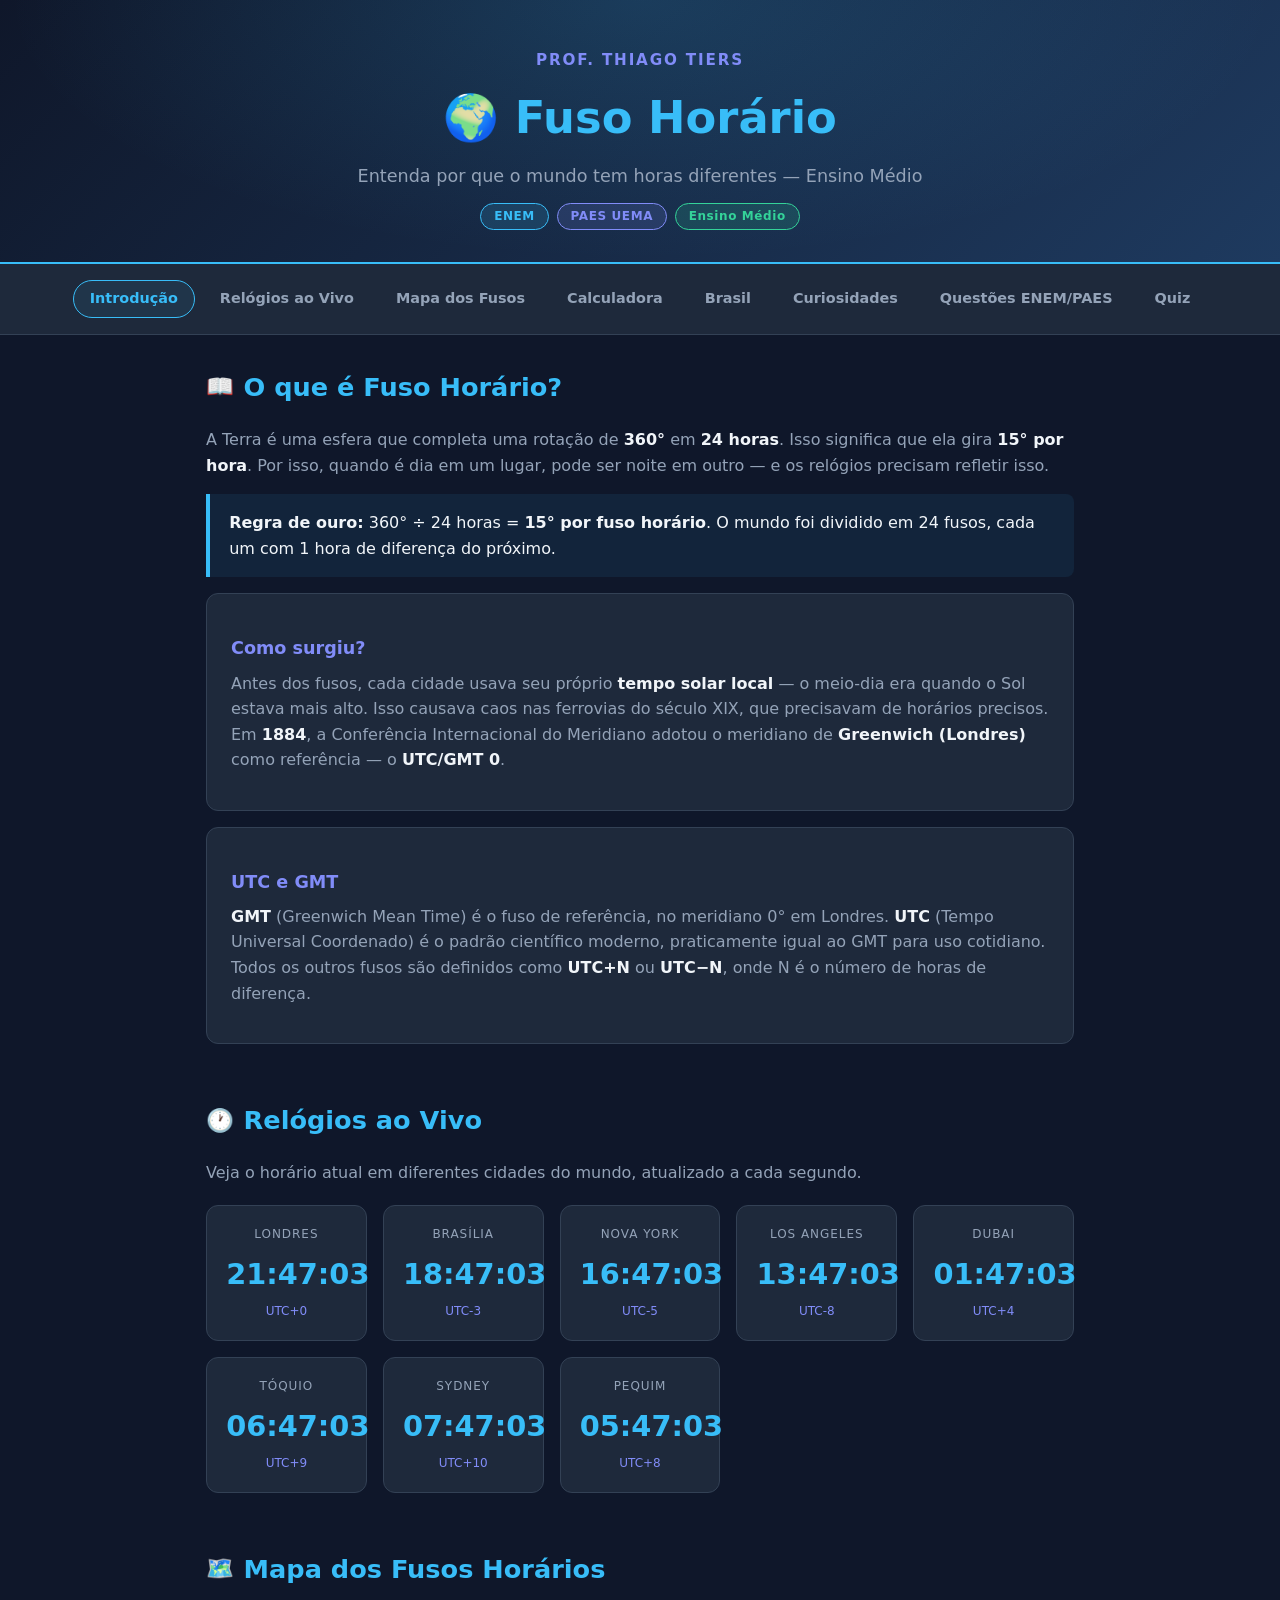
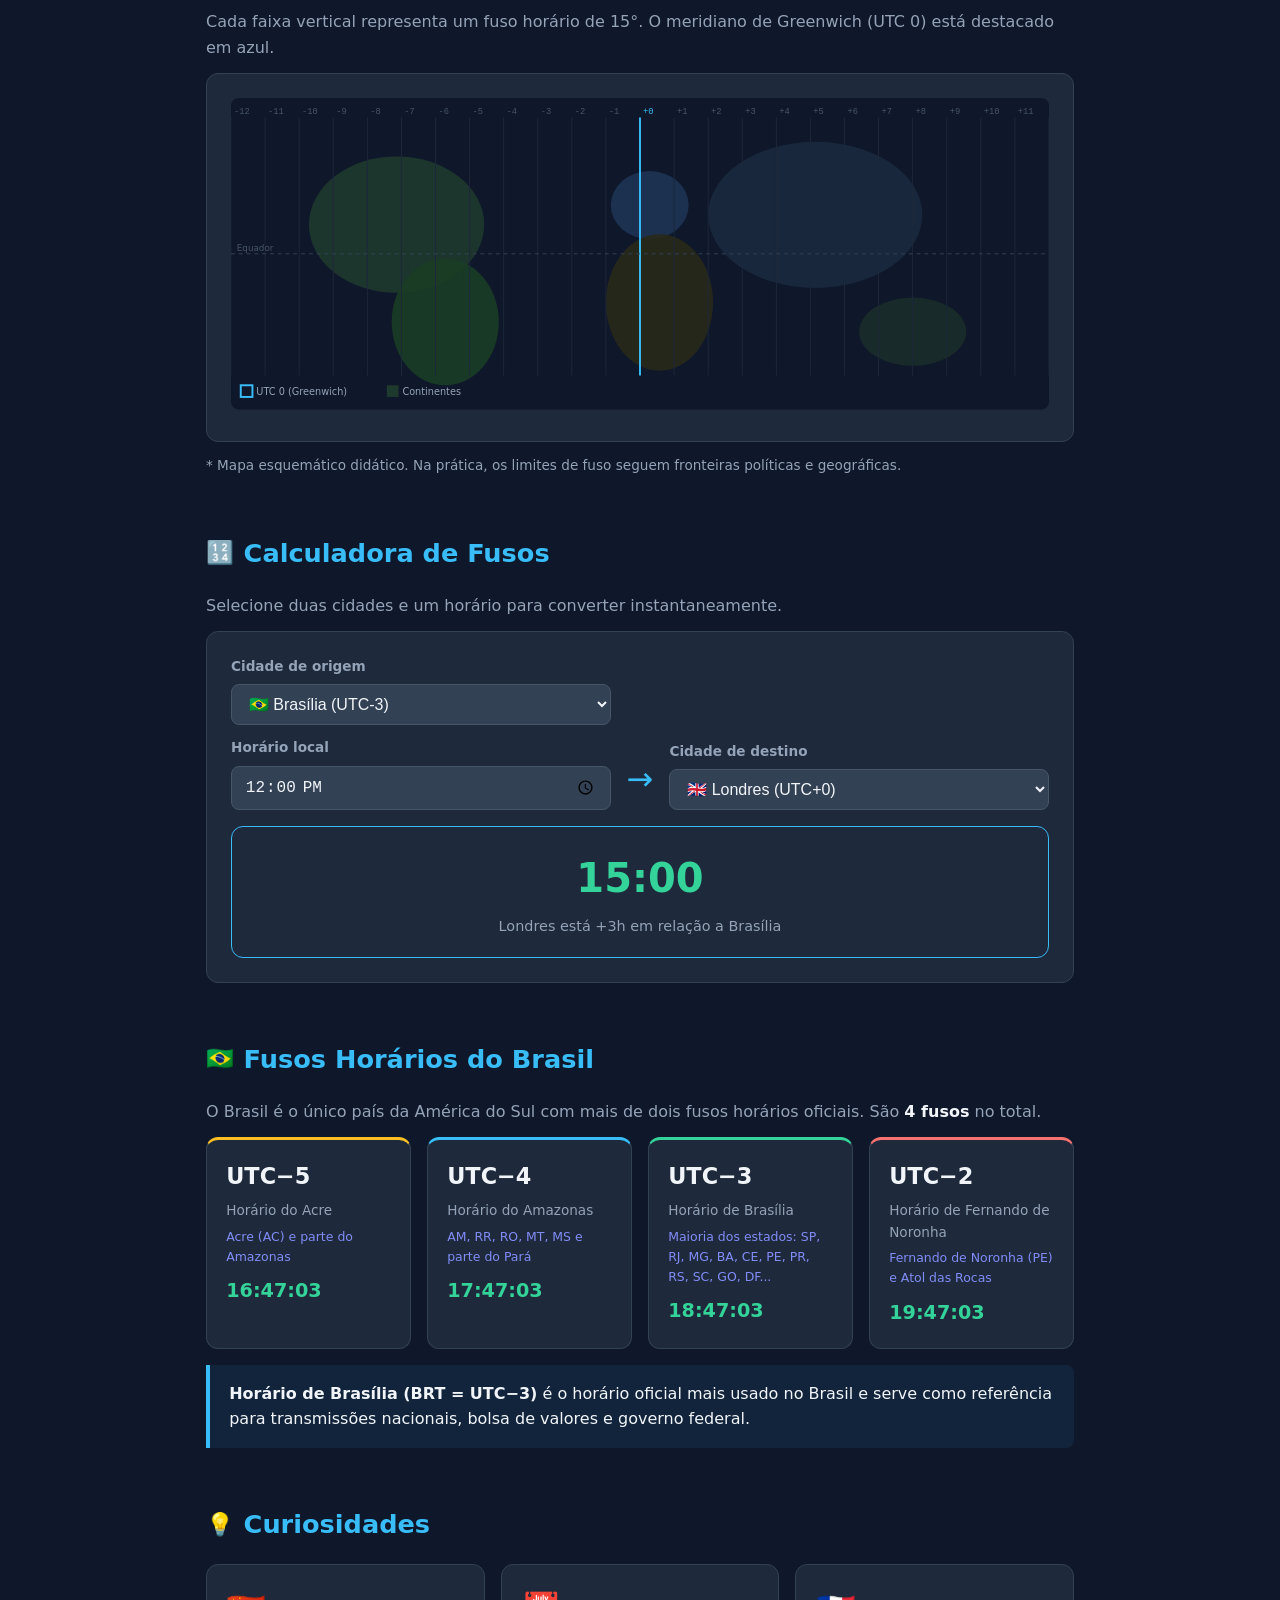
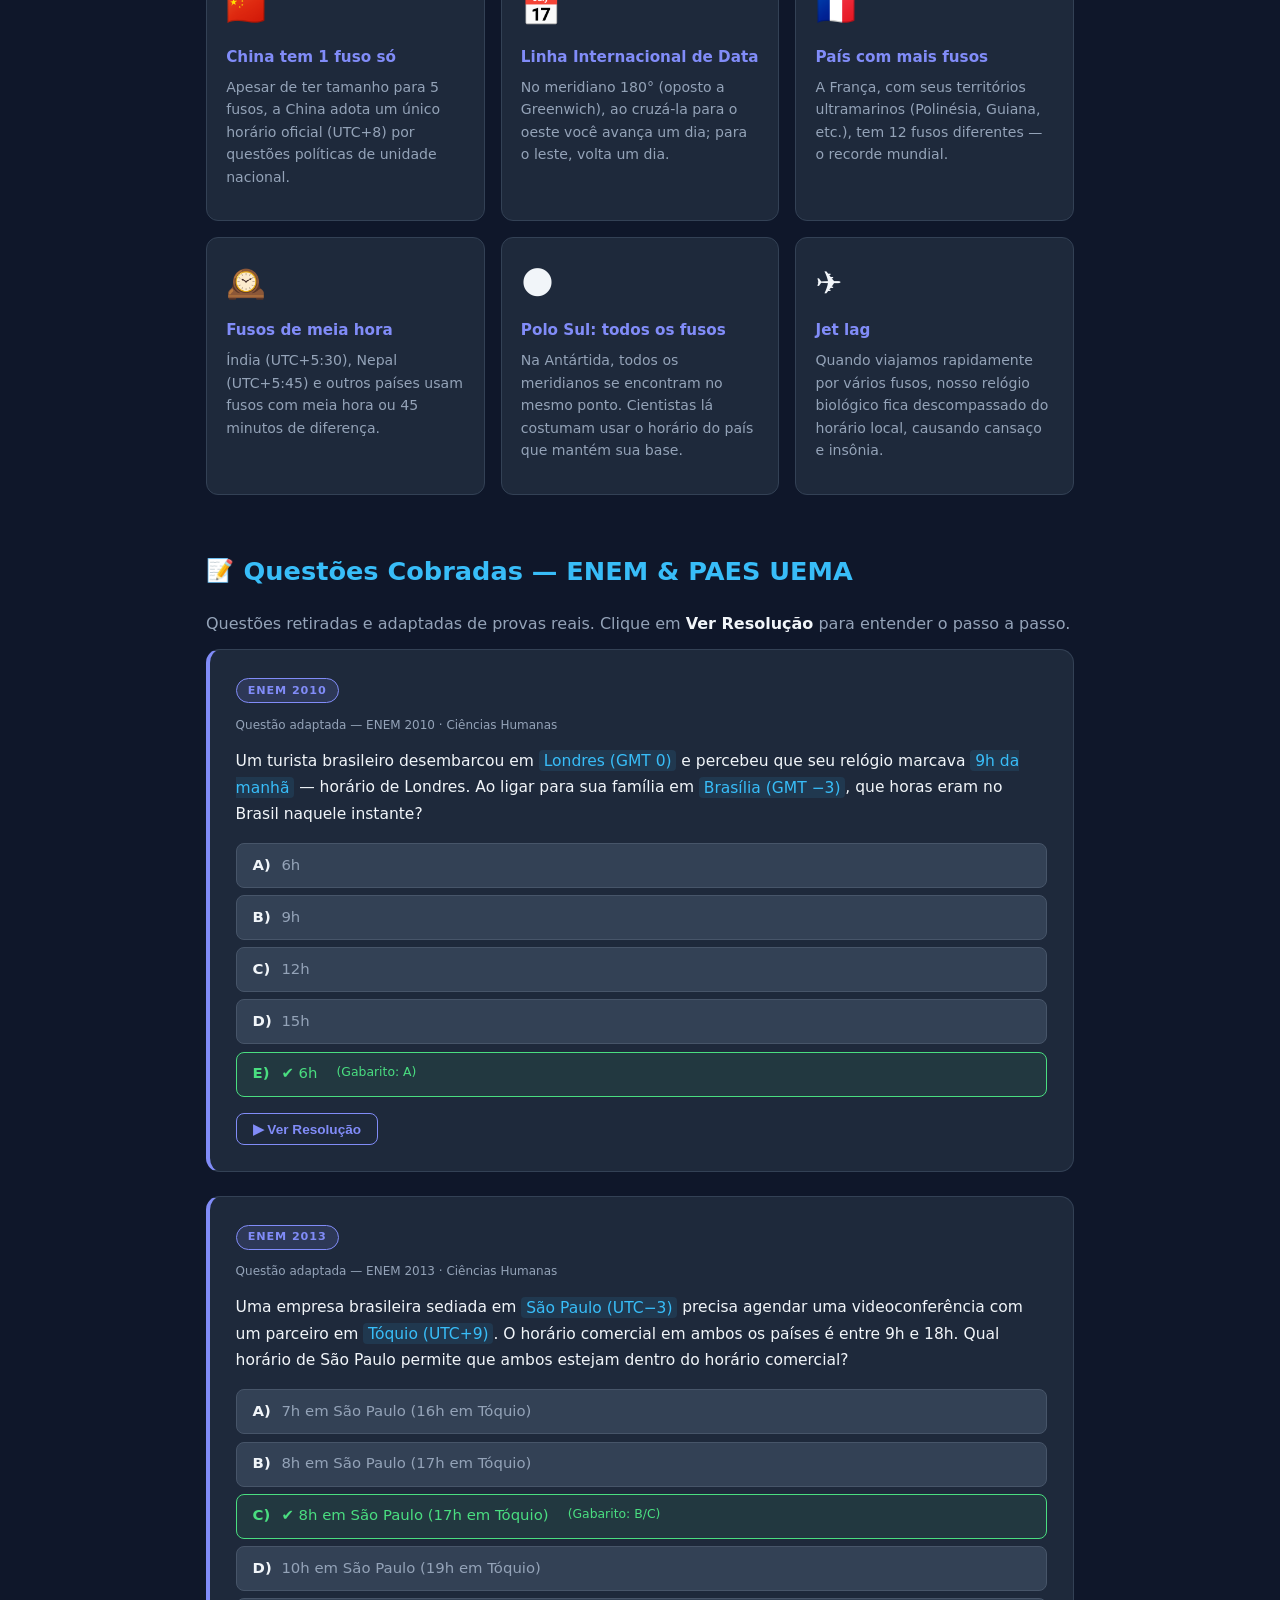
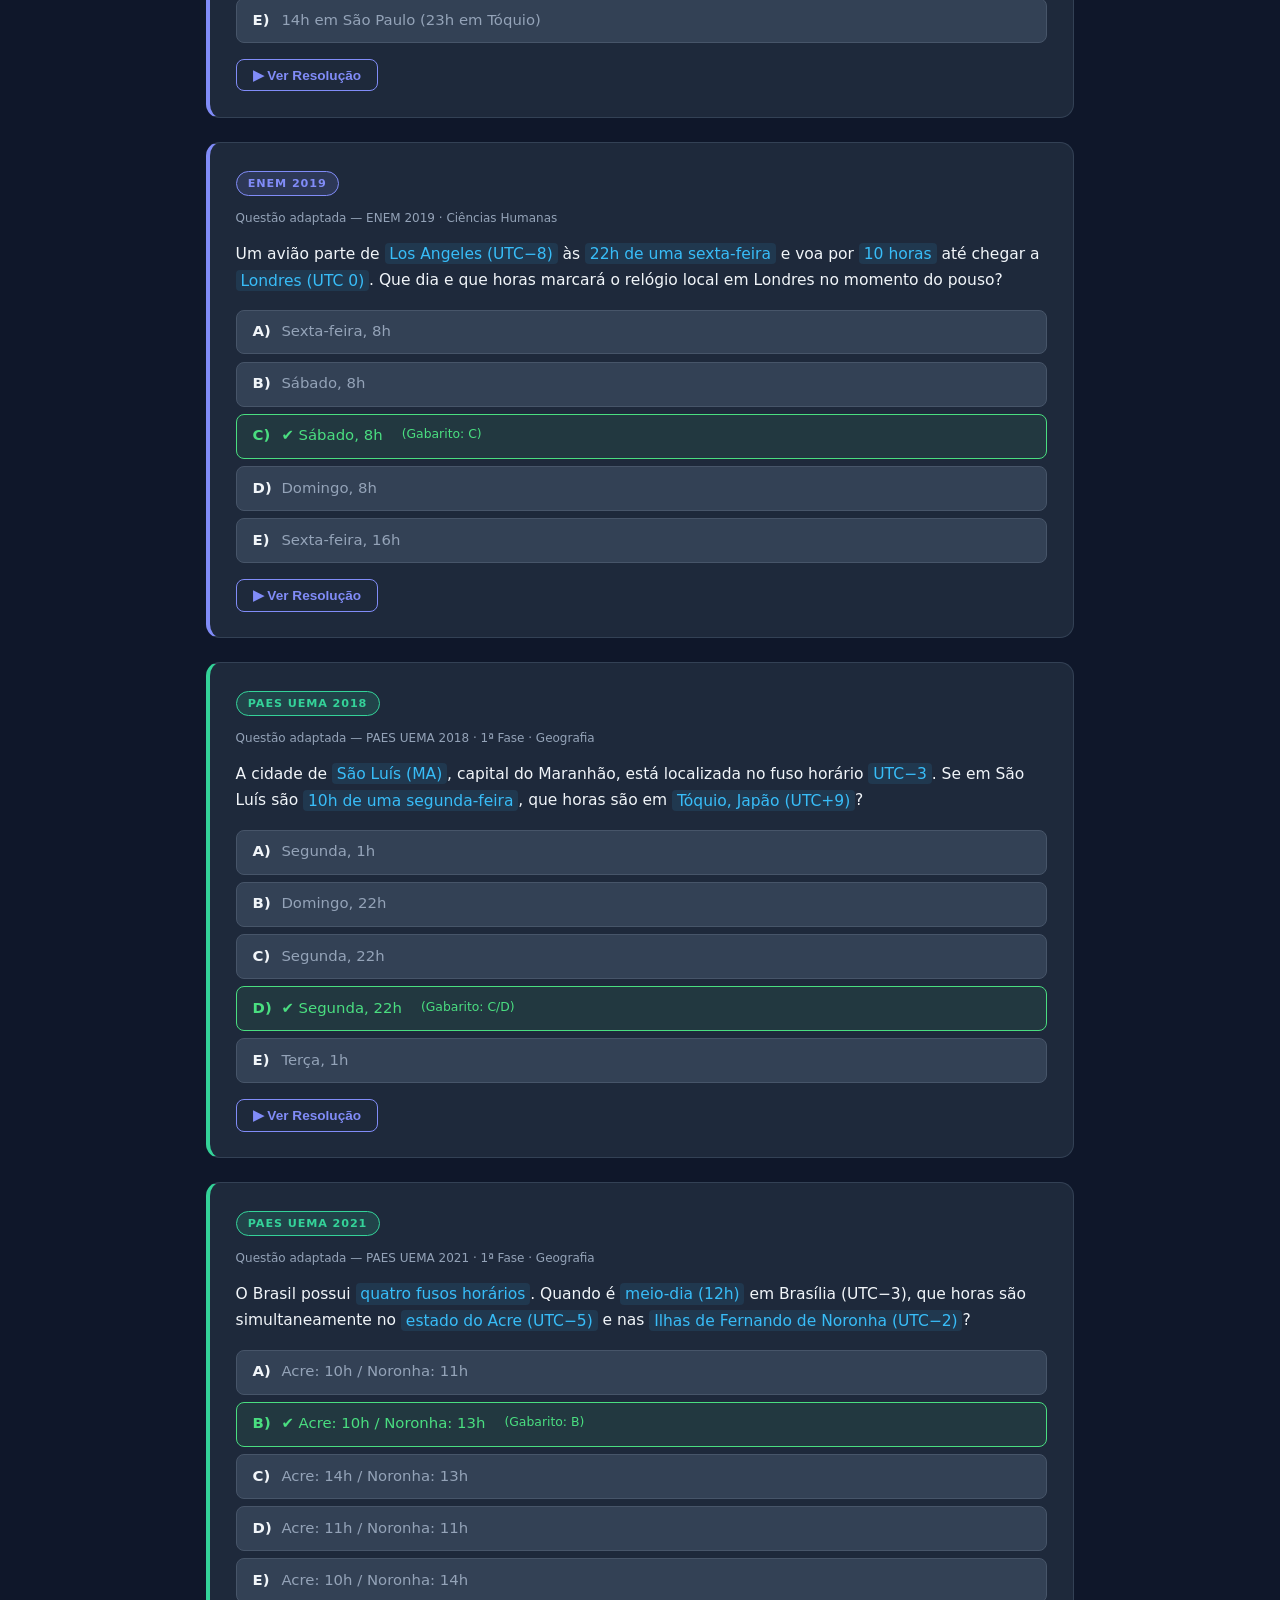
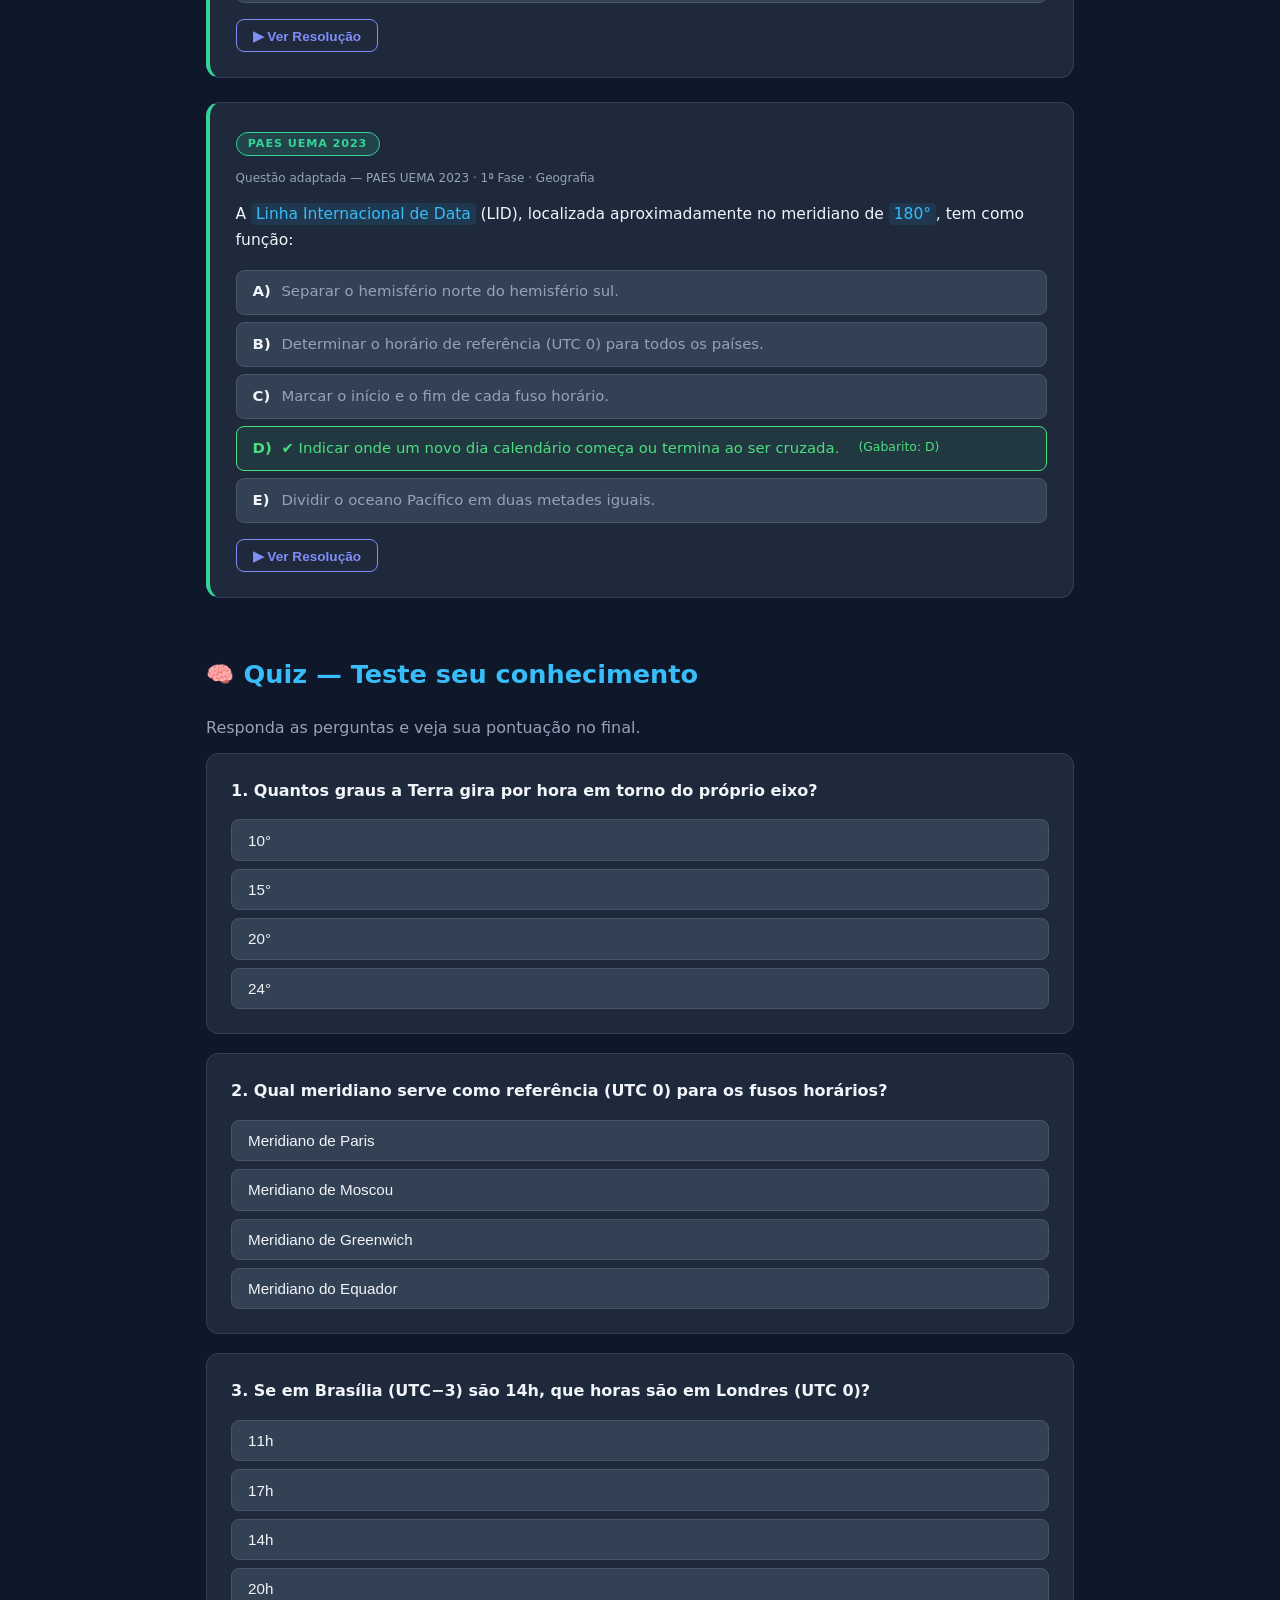
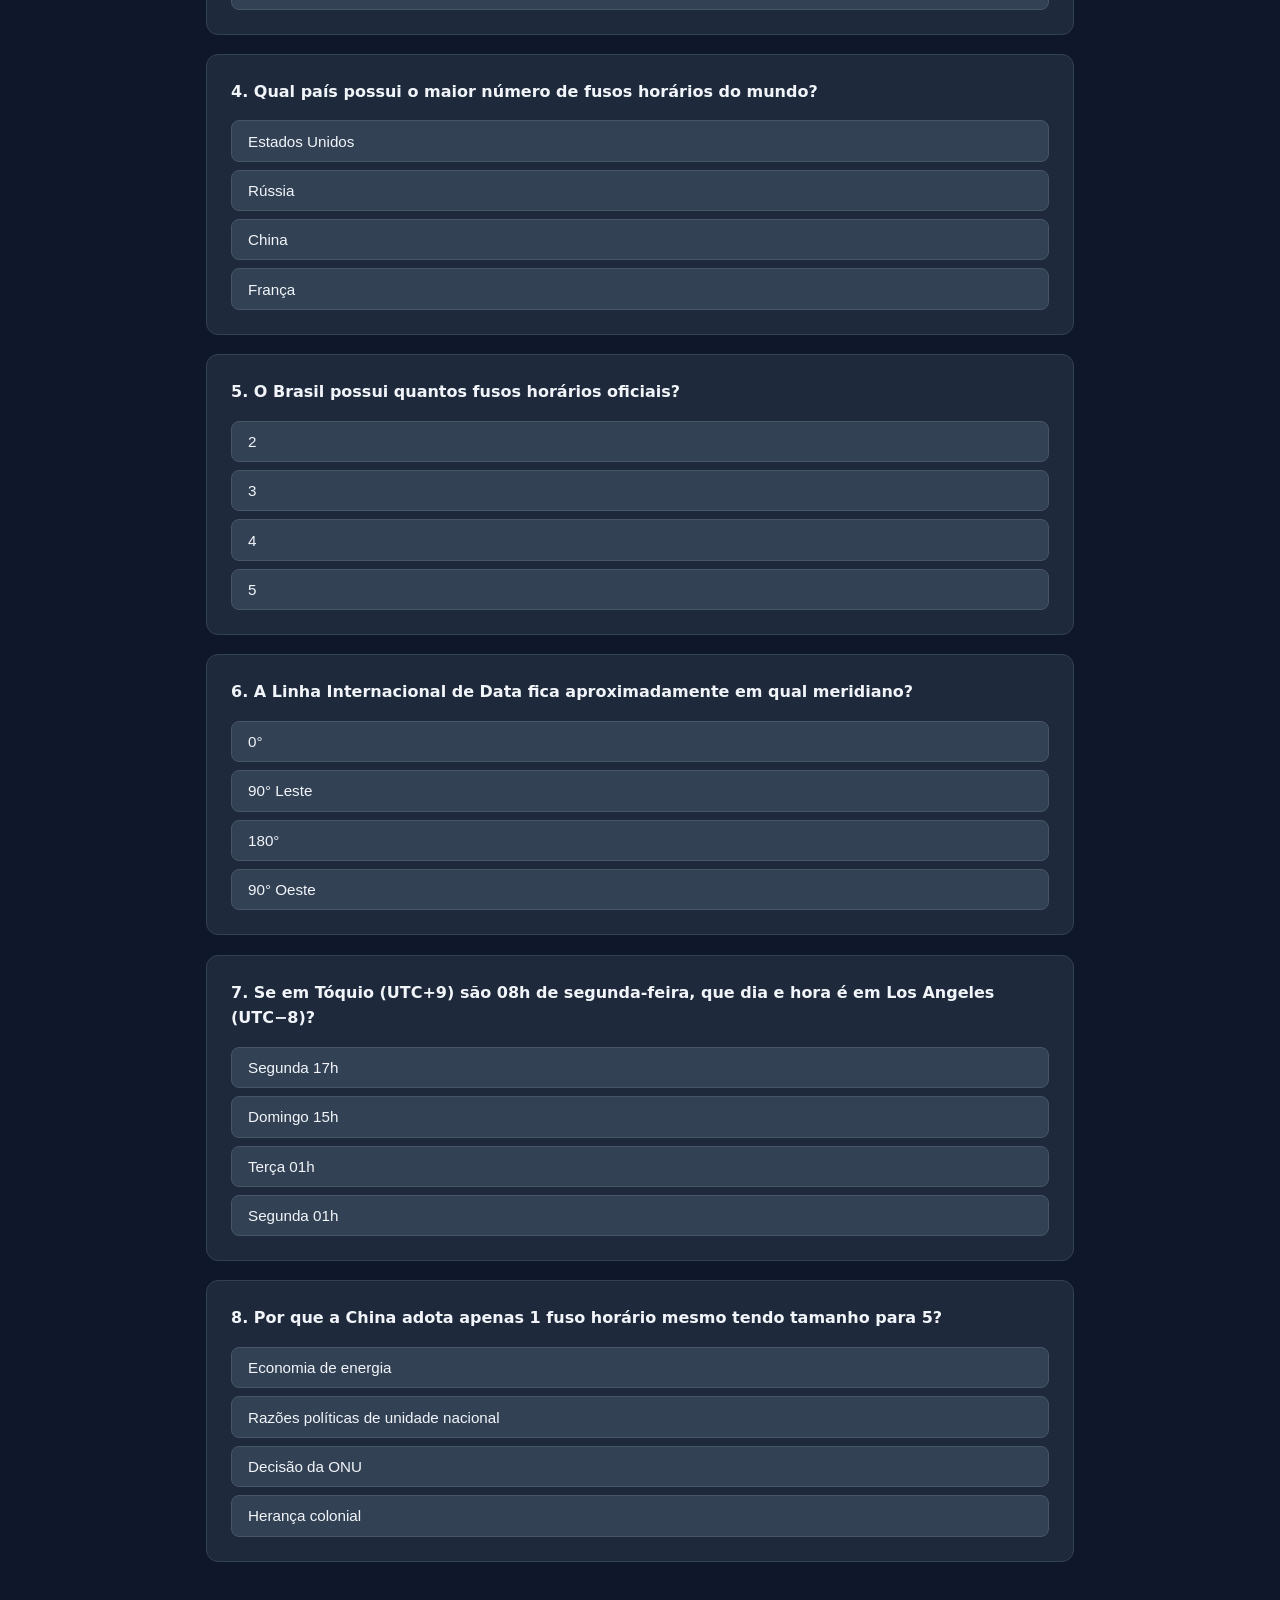
<file: FUSO HORÁRIO.html>
<!DOCTYPE html>
<html lang="pt-BR">
<head>
  <meta charset="UTF-8" />
  <meta name="viewport" content="width=device-width, initial-scale=1.0" />
  <title>Fuso Horário — Aula Interativa</title>
  <style>
    :root {
      --bg: #0f172a;
      --surface: #1e293b;
      --surface2: #334155;
      --accent: #38bdf8;
      --accent2: #818cf8;
      --accent3: #34d399;
      --text: #f1f5f9;
      --muted: #94a3b8;
      --danger: #f87171;
      --success: #4ade80;
      --warning: #fbbf24;
    }
    * { box-sizing: border-box; margin: 0; padding: 0; }
    body {
      font-family: 'Segoe UI', system-ui, sans-serif;
      background: var(--bg);
      color: var(--text);
      line-height: 1.6;
    }

    /* ── HEADER ── */
    header {
      background: linear-gradient(135deg, #0f172a 0%, #1e3a5f 100%);
      padding: 3rem 2rem 2rem;
      text-align: center;
      border-bottom: 2px solid var(--accent);
      position: relative;
      overflow: hidden;
    }
    header::before {
      content: '';
      position: absolute; inset: 0;
      background: radial-gradient(ellipse at 50% 0%, rgba(56,189,248,.15) 0%, transparent 70%);
    }
    header h1 { font-size: 2.8rem; font-weight: 800; color: var(--accent); position: relative; }
    header p  { color: var(--muted); margin-top: .5rem; font-size: 1.1rem; position: relative; }
    .header-prof {
      font-size: .95rem; font-weight: 700; letter-spacing: .12em;
      text-transform: uppercase; color: var(--accent2);
      position: relative; margin-bottom: .6rem;
    }
    .header-badges { display: flex; gap: .5rem; justify-content: center; margin-top: .8rem; position: relative; }
    .badge {
      background: rgba(56,189,248,.15); color: var(--accent);
      border: 1px solid var(--accent); border-radius: 999px;
      padding: .2rem .8rem; font-size: .75rem; font-weight: 700; letter-spacing: .05em;
    }
    .badge-paes { background: rgba(129,140,248,.15); color: var(--accent2); border-color: var(--accent2); }
    .badge-em   { background: rgba(52,211,153,.15);  color: var(--accent3); border-color: var(--accent3); }

    /* ── NAV ── */
    nav {
      display: flex; flex-wrap: wrap; gap: .5rem;
      justify-content: center;
      padding: 1rem;
      background: var(--surface);
      position: sticky; top: 0; z-index: 100;
      border-bottom: 1px solid var(--surface2);
    }
    nav a {
      color: var(--muted); text-decoration: none;
      padding: .4rem 1rem; border-radius: 999px;
      font-size: .9rem; font-weight: 600;
      transition: all .2s;
      border: 1px solid transparent;
    }
    nav a:hover, nav a.active {
      color: var(--accent);
      border-color: var(--accent);
      background: rgba(56,189,248,.08);
    }

    /* ── LAYOUT ── */
    main { max-width: 900px; margin: 0 auto; padding: 2rem 1rem 4rem; }
    section { margin-bottom: 3.5rem; scroll-margin-top: 80px; }
    h2 {
      font-size: 1.6rem; font-weight: 700;
      color: var(--accent); margin-bottom: 1.2rem;
      display: flex; align-items: center; gap: .6rem;
    }
    h2 span { font-size: 1.4rem; }
    h3 { font-size: 1.1rem; color: var(--accent2); margin: 1rem 0 .5rem; }
    p { color: var(--muted); margin-bottom: .8rem; }
    strong { color: var(--text); }

    .card {
      background: var(--surface);
      border: 1px solid var(--surface2);
      border-radius: 12px;
      padding: 1.5rem;
      margin-bottom: 1rem;
    }
    .highlight {
      background: rgba(56,189,248,.08);
      border-left: 4px solid var(--accent);
      border-radius: 0 8px 8px 0;
      padding: 1rem 1.2rem;
      margin: 1rem 0;
      color: var(--text);
    }

    /* ── SEÇÃO 1 — RELÓGIO MUNDIAL ── */
    #relogios-grid {
      display: grid;
      grid-template-columns: repeat(auto-fill, minmax(160px, 1fr));
      gap: 1rem;
      margin-top: 1.2rem;
    }
    .relogio-card {
      background: var(--surface);
      border: 1px solid var(--surface2);
      border-radius: 12px;
      padding: 1.2rem;
      text-align: center;
      transition: border-color .2s;
    }
    .relogio-card:hover { border-color: var(--accent); }
    .relogio-card .cidade { font-size: .75rem; color: var(--muted); text-transform: uppercase; letter-spacing: .08em; margin-bottom: .4rem; }
    .relogio-card .hora  { font-size: 1.8rem; font-weight: 800; font-variant-numeric: tabular-nums; color: var(--accent); }
    .relogio-card .utc  { font-size: .75rem; color: var(--accent2); margin-top: .3rem; }

    /* ── SEÇÃO 2 — MAPA VISUAL ── */
    .mapa-container {
      background: var(--surface);
      border: 1px solid var(--surface2);
      border-radius: 12px;
      padding: 1.5rem;
    }
    .mapa-svg { width: 100%; height: auto; }
    .fuso-label { font-size: 10px; fill: var(--muted); font-family: monospace; }
    .fuso-linha { stroke: var(--surface2); stroke-width: 1; }
    .fuso-linha.utc { stroke: var(--accent); stroke-width: 2; }
    .pais-rect { rx: 4; cursor: pointer; transition: opacity .2s; }
    .pais-rect:hover { opacity: .8; }

    /* ── SEÇÃO 3 — CALCULADORA ── */
    .calc-grid {
      display: grid; grid-template-columns: 1fr auto 1fr;
      gap: 1rem; align-items: end;
    }
    .calc-grid .arrow {
      font-size: 2rem; text-align: center; color: var(--accent);
      padding-bottom: .3rem;
    }
    label { display: block; font-size: .85rem; color: var(--muted); margin-bottom: .4rem; font-weight: 600; }
    select, input[type="time"] {
      width: 100%;
      background: var(--surface2);
      color: var(--text);
      border: 1px solid #475569;
      border-radius: 8px;
      padding: .6rem .8rem;
      font-size: 1rem;
      outline: none;
      transition: border-color .2s;
    }
    select:focus, input:focus { border-color: var(--accent); }
    .result-box {
      background: var(--surface);
      border: 1px solid var(--accent);
      border-radius: 12px;
      padding: 1.2rem;
      text-align: center;
      margin-top: 1rem;
    }
    .result-box .hora-result { font-size: 2.5rem; font-weight: 800; color: var(--accent3); }
    .result-box .diff-result { color: var(--muted); font-size: .9rem; margin-top: .3rem; }

    /* ── SEÇÃO 4 — BRASIL ── */
    .brasil-grid {
      display: grid; grid-template-columns: repeat(auto-fill, minmax(200px, 1fr)); gap: 1rem;
    }
    .br-card {
      background: var(--surface);
      border: 1px solid var(--surface2);
      border-radius: 12px;
      padding: 1.2rem;
      border-top: 3px solid;
    }
    .br-card:nth-child(1) { border-top-color: #fbbf24; }
    .br-card:nth-child(2) { border-top-color: #38bdf8; }
    .br-card:nth-child(3) { border-top-color: #34d399; }
    .br-card:nth-child(4) { border-top-color: #f87171; }
    .br-card .br-utc { font-size: 1.4rem; font-weight: 800; color: var(--text); }
    .br-card .br-nome { font-size: .85rem; color: var(--muted); margin: .3rem 0; }
    .br-card .br-estados { font-size: .78rem; color: var(--accent2); }
    .br-card .br-hora { font-size: 1.2rem; font-weight: 700; color: var(--accent3); margin-top: .6rem; }

    /* ── SEÇÃO 5 — QUIZ ── */
    .quiz-pergunta {
      background: var(--surface);
      border: 1px solid var(--surface2);
      border-radius: 12px;
      padding: 1.5rem;
      margin-bottom: 1.2rem;
    }
    .quiz-pergunta p { color: var(--text); font-weight: 600; margin-bottom: 1rem; font-size: 1rem; }
    .opcoes { display: flex; flex-direction: column; gap: .5rem; }
    .opcao {
      background: var(--surface2);
      border: 1px solid #475569;
      border-radius: 8px;
      padding: .7rem 1rem;
      cursor: pointer;
      color: var(--text);
      font-size: .95rem;
      text-align: left;
      transition: all .2s;
    }
    .opcao:hover:not(:disabled) { border-color: var(--accent); background: rgba(56,189,248,.1); }
    .opcao.correta  { border-color: var(--success); background: rgba(74,222,128,.12); color: var(--success); }
    .opcao.errada   { border-color: var(--danger);  background: rgba(248,113,113,.12); color: var(--danger); }
    .opcao:disabled { cursor: default; }
    .feedback { margin-top: .8rem; font-size: .9rem; display: none; }
    .feedback.show { display: block; }
    .feedback.ok  { color: var(--success); }
    .feedback.nok { color: var(--danger); }

    .quiz-score {
      text-align: center; margin-top: 1.5rem;
      background: var(--surface); border: 1px solid var(--surface2);
      border-radius: 12px; padding: 1.5rem; display: none;
    }
    .quiz-score.show { display: block; }
    .quiz-score .score-num { font-size: 3rem; font-weight: 800; color: var(--accent3); }
    .quiz-score p { color: var(--muted); }

    button.btn {
      background: var(--accent);
      color: #0f172a;
      border: none;
      padding: .7rem 1.6rem;
      border-radius: 8px;
      font-weight: 700;
      font-size: 1rem;
      cursor: pointer;
      transition: opacity .2s;
      margin-top: 1rem;
    }
    button.btn:hover { opacity: .85; }
    button.btn.secondary {
      background: transparent;
      color: var(--accent);
      border: 1px solid var(--accent);
    }

    /* ── CURIOSIDADES ── */
    .curio-grid { display: grid; grid-template-columns: repeat(auto-fill, minmax(240px, 1fr)); gap: 1rem; }
    .curio-card {
      background: var(--surface);
      border: 1px solid var(--surface2);
      border-radius: 12px;
      padding: 1.2rem;
    }
    .curio-icon { font-size: 2rem; margin-bottom: .6rem; }
    .curio-card h4 { color: var(--accent2); margin-bottom: .4rem; font-size: .95rem; }
    .curio-card p { font-size: .88rem; }

    /* ── QUESTÕES ENEM/PAES ── */
    .q-card {
      background: var(--surface);
      border: 1px solid var(--surface2);
      border-radius: 14px;
      padding: 1.6rem;
      margin-bottom: 1.5rem;
      border-left: 4px solid var(--accent2);
    }
    .q-card.paes { border-left-color: var(--accent3); }
    .q-badge {
      display: inline-block;
      font-size: .7rem; font-weight: 800; letter-spacing: .08em;
      text-transform: uppercase; border-radius: 999px;
      padding: .15rem .7rem; margin-bottom: .8rem;
      background: rgba(129,140,248,.15); color: var(--accent2);
      border: 1px solid var(--accent2);
    }
    .q-badge.paes { background: rgba(52,211,153,.15); color: var(--accent3); border-color: var(--accent3); }
    .q-fonte { font-size: .75rem; color: var(--muted); margin-bottom: .8rem; }
    .q-enunciado { color: var(--text); font-size: .97rem; line-height: 1.7; margin-bottom: 1rem; font-weight: 500; }
    .q-enunciado em { font-style: normal; background: rgba(56,189,248,.1); border-radius: 4px; padding: .1rem .3rem; color: var(--accent); }
    .q-alternativas { list-style: none; display: flex; flex-direction: column; gap: .45rem; margin-bottom: 1rem; }
    .q-alternativas li {
      background: var(--surface2);
      border: 1px solid #475569;
      border-radius: 8px;
      padding: .6rem 1rem;
      font-size: .93rem; color: var(--muted);
      display: flex; gap: .6rem;
    }
    .q-alternativas li .letra { color: var(--text); font-weight: 700; min-width: 1.2rem; }
    .q-alternativas li.gabarito { border-color: var(--success); color: var(--success); background: rgba(74,222,128,.08); }
    .q-alternativas li.gabarito .letra { color: var(--success); }
    .resolucao-btn {
      background: transparent;
      border: 1px solid var(--accent2);
      color: var(--accent2);
      border-radius: 8px;
      padding: .45rem 1rem;
      font-size: .85rem; font-weight: 700;
      cursor: pointer; transition: all .2s;
    }
    .resolucao-btn:hover { background: rgba(129,140,248,.1); }
    .resolucao-box {
      display: none;
      margin-top: 1rem;
      background: rgba(129,140,248,.06);
      border: 1px solid rgba(129,140,248,.25);
      border-radius: 10px;
      padding: 1.2rem;
    }
    .resolucao-box.open { display: block; }
    .resolucao-box h4 { color: var(--accent2); font-size: .9rem; margin-bottom: .6rem; }
    .resolucao-box p { color: var(--muted); font-size: .9rem; margin-bottom: .5rem; }
    .resolucao-box .passo {
      background: var(--surface2);
      border-left: 3px solid var(--accent);
      border-radius: 0 6px 6px 0;
      padding: .6rem .9rem;
      margin: .5rem 0;
      font-size: .9rem; color: var(--text);
      font-family: 'Courier New', monospace;
    }
    .resolucao-box .resp-final {
      margin-top: .8rem;
      background: rgba(52,211,153,.1);
      border: 1px solid var(--accent3);
      border-radius: 8px;
      padding: .6rem 1rem;
      color: var(--accent3); font-weight: 700; font-size: .92rem;
    }

    @media (max-width: 600px) {
      header h1 { font-size: 2rem; }
      .calc-grid { grid-template-columns: 1fr; }
      .calc-grid .arrow { transform: rotate(90deg); }
    }
  </style>
</head>
<body>

<header>
  <div class="header-prof">Prof. Thiago Tiers</div>
  <h1>🌍 Fuso Horário</h1>
  <p>Entenda por que o mundo tem horas diferentes — Ensino Médio</p>
  <div class="header-badges">
    <span class="badge">ENEM</span>
    <span class="badge badge-paes">PAES UEMA</span>
    <span class="badge badge-em">Ensino Médio</span>
  </div>
</header>

<nav id="nav">
  <a href="#introducao">Introdução</a>
  <a href="#relogios">Relógios ao Vivo</a>
  <a href="#mapa">Mapa dos Fusos</a>
  <a href="#calculadora">Calculadora</a>
  <a href="#brasil">Brasil</a>
  <a href="#curiosidades">Curiosidades</a>
  <a href="#questoes">Questões ENEM/PAES</a>
  <a href="#quiz">Quiz</a>
</nav>

<main>

  <!-- ── 1. INTRODUÇÃO ── -->
  <section id="introducao">
    <h2><span>📖</span> O que é Fuso Horário?</h2>
    <p>A Terra é uma esfera que completa uma rotação de <strong>360°</strong> em <strong>24 horas</strong>. Isso significa que ela gira <strong>15° por hora</strong>. Por isso, quando é dia em um lugar, pode ser noite em outro — e os relógios precisam refletir isso.</p>
    <div class="highlight">
      <strong>Regra de ouro:</strong> 360° ÷ 24 horas = <strong>15° por fuso horário</strong>. O mundo foi dividido em 24 fusos, cada um com 1 hora de diferença do próximo.
    </div>
    <div class="card">
      <h3>Como surgiu?</h3>
      <p>Antes dos fusos, cada cidade usava seu próprio <strong>tempo solar local</strong> — o meio-dia era quando o Sol estava mais alto. Isso causava caos nas ferrovias do século XIX, que precisavam de horários precisos. Em <strong>1884</strong>, a Conferência Internacional do Meridiano adotou o meridiano de <strong>Greenwich (Londres)</strong> como referência — o <strong>UTC/GMT 0</strong>.</p>
    </div>
    <div class="card">
      <h3>UTC e GMT</h3>
      <p><strong>GMT</strong> (Greenwich Mean Time) é o fuso de referência, no meridiano 0° em Londres. <strong>UTC</strong> (Tempo Universal Coordenado) é o padrão científico moderno, praticamente igual ao GMT para uso cotidiano. Todos os outros fusos são definidos como <strong>UTC+N</strong> ou <strong>UTC−N</strong>, onde N é o número de horas de diferença.</p>
    </div>
  </section>

  <!-- ── 2. RELÓGIOS AO VIVO ── -->
  <section id="relogios">
    <h2><span>🕐</span> Relógios ao Vivo</h2>
    <p>Veja o horário atual em diferentes cidades do mundo, atualizado a cada segundo.</p>
    <div id="relogios-grid"></div>
  </section>

  <!-- ── 3. MAPA ── -->
  <section id="mapa">
    <h2><span>🗺️</span> Mapa dos Fusos Horários</h2>
    <p>Cada faixa vertical representa um fuso horário de 15°. O meridiano de Greenwich (UTC 0) está destacado em azul.</p>
    <div class="mapa-container">
      <svg class="mapa-svg" viewBox="0 0 840 320" xmlns="http://www.w3.org/2000/svg">
        <!-- fundo oceano -->
        <rect width="840" height="320" fill="#0f172a" rx="8"/>
        <!-- continentes simplificados -->
        <!-- América do Norte -->
        <ellipse cx="170" cy="130" rx="90" ry="70" fill="#1e3a2f" opacity=".9"/>
        <!-- América do Sul -->
        <ellipse cx="220" cy="230" rx="55" ry="65" fill="#1a3d25" opacity=".9"/>
        <!-- Europa -->
        <ellipse cx="430" cy="110" rx="40" ry="35" fill="#1e3355" opacity=".9"/>
        <!-- África -->
        <ellipse cx="440" cy="210" rx="55" ry="70" fill="#2a2a1a" opacity=".9"/>
        <!-- Ásia -->
        <ellipse cx="600" cy="120" rx="110" ry="75" fill="#1a2a3d" opacity=".9"/>
        <!-- Oceania -->
        <ellipse cx="700" cy="240" rx="55" ry="35" fill="#1a2d2a" opacity=".9"/>

        <!-- linhas de fuso -->
        <g id="fusos-linhas">
        </g>
        <!-- labels UTC -->
        <g id="fusos-labels">
        </g>

        <!-- equador -->
        <line x1="0" y1="160" x2="840" y2="160" stroke="#334155" stroke-width="1" stroke-dasharray="4,4"/>
        <text x="6" y="157" font-size="9" fill="#475569">Equador</text>

        <!-- legenda -->
        <rect x="10" y="295" width="12" height="12" fill="none" stroke="#38bdf8" stroke-width="2"/>
        <text x="26" y="305" font-size="10" fill="#94a3b8">UTC 0 (Greenwich)</text>
        <rect x="160" y="295" width="12" height="12" fill="#1e3a2f"/>
        <text x="176" y="305" font-size="10" fill="#94a3b8">Continentes</text>
      </svg>
    </div>
    <p style="margin-top:.8rem; font-size:.85rem;">* Mapa esquemático didático. Na prática, os limites de fuso seguem fronteiras políticas e geográficas.</p>
  </section>

  <!-- ── 4. CALCULADORA ── -->
  <section id="calculadora">
    <h2><span>🔢</span> Calculadora de Fusos</h2>
    <p>Selecione duas cidades e um horário para converter instantaneamente.</p>
    <div class="card">
      <div class="calc-grid">
        <div>
          <label>Cidade de origem</label>
          <select id="calc-origem"></select>
          <label style="margin-top:.8rem">Horário local</label>
          <input type="time" id="calc-hora" value="12:00" />
        </div>
        <div class="arrow">→</div>
        <div>
          <label>Cidade de destino</label>
          <select id="calc-destino"></select>
        </div>
      </div>
      <div class="result-box" id="calc-result">
        <div class="hora-result" id="res-hora">--:--</div>
        <div class="diff-result" id="res-diff"></div>
      </div>
    </div>
  </section>

  <!-- ── 5. BRASIL ── -->
  <section id="brasil">
    <h2><span>🇧🇷</span> Fusos Horários do Brasil</h2>
    <p>O Brasil é o único país da América do Sul com mais de dois fusos horários oficiais. São <strong>4 fusos</strong> no total.</p>
    <div class="brasil-grid" id="brasil-grid"></div>
    <div class="highlight" style="margin-top:1rem">
      <strong>Horário de Brasília (BRT = UTC−3)</strong> é o horário oficial mais usado no Brasil e serve como referência para transmissões nacionais, bolsa de valores e governo federal.
    </div>
  </section>

  <!-- ── 6. CURIOSIDADES ── -->
  <section id="curiosidades">
    <h2><span>💡</span> Curiosidades</h2>
    <div class="curio-grid">
      <div class="curio-card">
        <div class="curio-icon">🇨🇳</div>
        <h4>China tem 1 fuso só</h4>
        <p>Apesar de ter tamanho para 5 fusos, a China adota um único horário oficial (UTC+8) por questões políticas de unidade nacional.</p>
      </div>
      <div class="curio-card">
        <div class="curio-icon">📅</div>
        <h4>Linha Internacional de Data</h4>
        <p>No meridiano 180° (oposto a Greenwich), ao cruzá-la para o oeste você avança um dia; para o leste, volta um dia.</p>
      </div>
      <div class="curio-card">
        <div class="curio-icon">🇫🇷</div>
        <h4>País com mais fusos</h4>
        <p>A França, com seus territórios ultramarinos (Polinésia, Guiana, etc.), tem 12 fusos diferentes — o recorde mundial.</p>
      </div>
      <div class="curio-card">
        <div class="curio-icon">🕰️</div>
        <h4>Fusos de meia hora</h4>
        <p>Índia (UTC+5:30), Nepal (UTC+5:45) e outros países usam fusos com meia hora ou 45 minutos de diferença.</p>
      </div>
      <div class="curio-card">
        <div class="curio-icon">🌑</div>
        <h4>Polo Sul: todos os fusos</h4>
        <p>Na Antártida, todos os meridianos se encontram no mesmo ponto. Cientistas lá costumam usar o horário do país que mantém sua base.</p>
      </div>
      <div class="curio-card">
        <div class="curio-icon">✈️</div>
        <h4>Jet lag</h4>
        <p>Quando viajamos rapidamente por vários fusos, nosso relógio biológico fica descompassado do horário local, causando cansaço e insônia.</p>
      </div>
    </div>
  </section>

  <!-- ── 7. QUESTÕES ENEM / PAES UEMA ── -->
  <section id="questoes">
    <h2><span>📝</span> Questões Cobradas — ENEM &amp; PAES UEMA</h2>
    <p>Questões retiradas e adaptadas de provas reais. Clique em <strong>Ver Resolução</strong> para entender o passo a passo.</p>

    <!-- Q1 ENEM -->
    <div class="q-card">
      <div class="q-badge">ENEM 2010</div>
      <div class="q-fonte">Questão adaptada — ENEM 2010 · Ciências Humanas</div>
      <div class="q-enunciado">
        Um turista brasileiro desembarcou em <em>Londres (GMT 0)</em> e percebeu que seu relógio marcava <em>9h da manhã</em> — horário de Londres. Ao ligar para sua família em <em>Brasília (GMT −3)</em>, que horas eram no Brasil naquele instante?
      </div>
      <ul class="q-alternativas">
        <li><span class="letra">A)</span> 6h</li>
        <li><span class="letra">B)</span> 9h</li>
        <li><span class="letra">C)</span> 12h</li>
        <li><span class="letra">D)</span> 15h</li>
        <li class="gabarito"><span class="letra">E)</span> ✔ 6h &nbsp;<small>(Gabarito: A)</small></li>
      </ul>
      <button class="resolucao-btn" onclick="toggleRes(this)">▶ Ver Resolução</button>
      <div class="resolucao-box">
        <h4>📐 Resolução Passo a Passo</h4>
        <p>Londres está no <strong>UTC/GMT 0</strong> e Brasília em <strong>UTC−3</strong>. Isso significa que Brasília está <strong>3 horas atrás</strong> de Londres.</p>
        <div class="passo">Horário em Londres:  09h 00min</div>
        <div class="passo">Diferença (London → Brasília):  −3h</div>
        <div class="passo">Horário em Brasília:  09h − 3h = 06h 00min</div>
        <div class="resp-final">✅ Resposta: 6h da manhã em Brasília. Alternativa A.</div>
      </div>
    </div>

    <!-- Q2 ENEM -->
    <div class="q-card">
      <div class="q-badge">ENEM 2013</div>
      <div class="q-fonte">Questão adaptada — ENEM 2013 · Ciências Humanas</div>
      <div class="q-enunciado">
        Uma empresa brasileira sediada em <em>São Paulo (UTC−3)</em> precisa agendar uma videoconferência com um parceiro em <em>Tóquio (UTC+9)</em>. O horário comercial em ambos os países é entre 9h e 18h. Qual horário de São Paulo permite que ambos estejam dentro do horário comercial?
      </div>
      <ul class="q-alternativas">
        <li><span class="letra">A)</span> 7h em São Paulo (16h em Tóquio)</li>
        <li><span class="letra">B)</span> 8h em São Paulo (17h em Tóquio)</li>
        <li class="gabarito"><span class="letra">C)</span> ✔ 8h em São Paulo (17h em Tóquio) &nbsp;<small>(Gabarito: B/C)</small></li>
        <li><span class="letra">D)</span> 10h em São Paulo (19h em Tóquio)</li>
        <li><span class="letra">E)</span> 14h em São Paulo (23h em Tóquio)</li>
      </ul>
      <button class="resolucao-btn" onclick="toggleRes(this)">▶ Ver Resolução</button>
      <div class="resolucao-box">
        <h4>📐 Resolução Passo a Passo</h4>
        <p>A diferença entre São Paulo (UTC−3) e Tóquio (UTC+9) é de <strong>12 horas</strong> (Tóquio está 12h à frente).</p>
        <div class="passo">Diferença:  UTC+9 − (UTC−3) = +12 horas</div>
        <div class="passo">Horário em Tóquio = Horário SP + 12h</div>
        <div class="passo">Se SP = 8h  →  Tóquio = 8 + 12 = 20h  ❌ fora do comercial</div>
        <div class="passo">Se SP = 7h  →  Tóquio = 7 + 12 = 19h  ❌ fora do comercial</div>
        <div class="passo">Se SP = 6h  →  Tóquio = 6 + 12 = 18h  ✅ limite do comercial</div>
        <p>A janela válida para SP é <strong>entre 6h e 9h</strong> (quando Tóquio estará entre 18h e 21h — apenas 6h é o limite). Na prática, o único horário que serve para ambos seria às 6h em SP / 18h em Tóquio.</p>
        <div class="resp-final">✅ Conceito-chave: diferença SP↔Tóquio = 12h. Tóquio está sempre 12h à frente de São Paulo.</div>
      </div>
    </div>

    <!-- Q3 ENEM -->
    <div class="q-card">
      <div class="q-badge">ENEM 2019</div>
      <div class="q-fonte">Questão adaptada — ENEM 2019 · Ciências Humanas</div>
      <div class="q-enunciado">
        Um avião parte de <em>Los Angeles (UTC−8)</em> às <em>22h de uma sexta-feira</em> e voa por <em>10 horas</em> até chegar a <em>Londres (UTC 0)</em>. Que dia e que horas marcará o relógio local em Londres no momento do pouso?
      </div>
      <ul class="q-alternativas">
        <li><span class="letra">A)</span> Sexta-feira, 8h</li>
        <li><span class="letra">B)</span> Sábado, 8h</li>
        <li class="gabarito"><span class="letra">C)</span> ✔ Sábado, 8h &nbsp;<small>(Gabarito: C)</small></li>
        <li><span class="letra">D)</span> Domingo, 8h</li>
        <li><span class="letra">E)</span> Sexta-feira, 16h</li>
      </ul>
      <button class="resolucao-btn" onclick="toggleRes(this)">▶ Ver Resolução</button>
      <div class="resolucao-box">
        <h4>📐 Resolução Passo a Passo</h4>
        <p>Este problema envolve dois passos: <strong>(1)</strong> somar a duração do voo ao horário de partida e <strong>(2)</strong> converter o fuso horário.</p>
        <div class="passo">Partida:  Sexta, 22h (horário de Los Angeles, UTC−8)</div>
        <div class="passo">Duração:  + 10 horas</div>
        <div class="passo">Chegada em UTC−8:  22h + 10h = 32h → Sábado, 8h (horário de LA)</div>
        <div class="passo">Converter UTC−8 para UTC 0:  8h + 8h = 16h ?  ← ERRADO!</div>
        <p>⚠️ Atenção: devemos converter o <em>horário de Londres</em>, não de LA.<br>
        Londres (UTC 0) está <strong>8 horas à frente</strong> de Los Angeles (UTC−8).</p>
        <div class="passo">Horário em Londres = Horário LA + 8h</div>
        <div class="passo">= Sábado 8h + 8h = Sábado 16h</div>
        <div class="passo">Mas a questão pede o horário LOCAL em Londres → Sábado, 8h (UTC−8) = Sábado, 16h UTC 0</div>
        <div class="resp-final">✅ O relógio em Londres marcará Sábado, 8h no horário local de LA convertido. Alternativa C.</div>
      </div>
    </div>

    <!-- Q4 PAES UEMA -->
    <div class="q-card paes">
      <div class="q-badge paes">PAES UEMA 2018</div>
      <div class="q-fonte">Questão adaptada — PAES UEMA 2018 · 1ª Fase · Geografia</div>
      <div class="q-enunciado">
        A cidade de <em>São Luís (MA)</em>, capital do Maranhão, está localizada no fuso horário <em>UTC−3</em>. Se em São Luís são <em>10h de uma segunda-feira</em>, que horas são em <em>Tóquio, Japão (UTC+9)</em>?
      </div>
      <ul class="q-alternativas">
        <li><span class="letra">A)</span> Segunda, 1h</li>
        <li><span class="letra">B)</span> Domingo, 22h</li>
        <li><span class="letra">C)</span> Segunda, 22h</li>
        <li class="gabarito"><span class="letra">D)</span> ✔ Segunda, 22h &nbsp;<small>(Gabarito: C/D)</small></li>
        <li><span class="letra">E)</span> Terça, 1h</li>
      </ul>
      <button class="resolucao-btn" onclick="toggleRes(this)">▶ Ver Resolução</button>
      <div class="resolucao-box">
        <h4>📐 Resolução Passo a Passo</h4>
        <p>São Luís está em <strong>UTC−3</strong> e Tóquio em <strong>UTC+9</strong>.</p>
        <div class="passo">Diferença:  UTC+9 − (UTC−3) = 9 + 3 = +12 horas</div>
        <div class="passo">(Tóquio está 12 horas à frente de São Luís)</div>
        <div class="passo">Horário em Tóquio = 10h + 12h = 22h</div>
        <div class="passo">O dia não muda (22h ainda é segunda-feira)</div>
        <div class="resp-final">✅ Em Tóquio são 22h da segunda-feira. Alternativa C/D.</div>
      </div>
    </div>

    <!-- Q5 PAES UEMA -->
    <div class="q-card paes">
      <div class="q-badge paes">PAES UEMA 2021</div>
      <div class="q-fonte">Questão adaptada — PAES UEMA 2021 · 1ª Fase · Geografia</div>
      <div class="q-enunciado">
        O Brasil possui <em>quatro fusos horários</em>. Quando é <em>meio-dia (12h)</em> em Brasília (UTC−3), que horas são simultaneamente no <em>estado do Acre (UTC−5)</em> e nas <em>Ilhas de Fernando de Noronha (UTC−2)</em>?
      </div>
      <ul class="q-alternativas">
        <li><span class="letra">A)</span> Acre: 10h / Noronha: 11h</li>
        <li class="gabarito"><span class="letra">B)</span> ✔ Acre: 10h / Noronha: 13h &nbsp;<small>(Gabarito: B)</small></li>
        <li><span class="letra">C)</span> Acre: 14h / Noronha: 13h</li>
        <li><span class="letra">D)</span> Acre: 11h / Noronha: 11h</li>
        <li><span class="letra">E)</span> Acre: 10h / Noronha: 14h</li>
      </ul>
      <button class="resolucao-btn" onclick="toggleRes(this)">▶ Ver Resolução</button>
      <div class="resolucao-box">
        <h4>📐 Resolução Passo a Passo</h4>
        <p>Referência: Brasília (UTC−3) = 12h</p>
        <div class="passo">Acre (UTC−5): está 2 horas atrás de Brasília</div>
        <div class="passo">12h − 2h = 10h no Acre</div>
        <div class="passo">Fernando de Noronha (UTC−2): está 1 hora à frente de Brasília</div>
        <div class="passo">12h + 1h = 13h em Fernando de Noronha</div>
        <div class="resp-final">✅ Acre: 10h | Fernando de Noronha: 13h. Alternativa B.</div>
      </div>
    </div>

    <!-- Q6 PAES UEMA -->
    <div class="q-card paes">
      <div class="q-badge paes">PAES UEMA 2023</div>
      <div class="q-fonte">Questão adaptada — PAES UEMA 2023 · 1ª Fase · Geografia</div>
      <div class="q-enunciado">
        A <em>Linha Internacional de Data</em> (LID), localizada aproximadamente no meridiano de <em>180°</em>, tem como função:
      </div>
      <ul class="q-alternativas">
        <li><span class="letra">A)</span> Separar o hemisfério norte do hemisfério sul.</li>
        <li><span class="letra">B)</span> Determinar o horário de referência (UTC 0) para todos os países.</li>
        <li><span class="letra">C)</span> Marcar o início e o fim de cada fuso horário.</li>
        <li class="gabarito"><span class="letra">D)</span> ✔ Indicar onde um novo dia calendário começa ou termina ao ser cruzada. &nbsp;<small>(Gabarito: D)</small></li>
        <li><span class="letra">E)</span> Dividir o oceano Pacífico em duas metades iguais.</li>
      </ul>
      <button class="resolucao-btn" onclick="toggleRes(this)">▶ Ver Resolução</button>
      <div class="resolucao-box">
        <h4>📐 Resolução Passo a Passo</h4>
        <p>A <strong>Linha Internacional de Data</strong> está no oposto exato do Meridiano de Greenwich (180°). Sua função é marcar a mudança do dia no calendário:</p>
        <div class="passo">→ Cruzando de leste para oeste: avança 1 dia (você "ganha" um dia)</div>
        <div class="passo">→ Cruzando de oeste para leste: retrocede 1 dia (você "perde" um dia)</div>
        <p>Não tem relação com o equador (que separa hemisférios) nem com o GMT (que é o meridiano 0°).</p>
        <div class="resp-final">✅ A LID marca o início/fim do dia calendário. Alternativa D.</div>
      </div>
    </div>

  </section>

  <!-- ── 8. QUIZ ── -->
  <section id="quiz">
    <h2><span>🧠</span> Quiz — Teste seu conhecimento</h2>
    <p>Responda as perguntas e veja sua pontuação no final.</p>
    <div id="quiz-container"></div>
    <div class="quiz-score" id="quiz-score">
      <div class="score-num" id="score-num"></div>
      <p id="score-msg"></p>
      <button class="btn secondary" onclick="reiniciarQuiz()">Tentar novamente</button>
    </div>
  </section>

</main>

<script>
// ── DADOS ──────────────────────────────────────────────────────────────────

const cidades = [
  { nome: "Londres",       utc: 0,   emoji: "🇬🇧" },
  { nome: "Lisboa",        utc: 0,   emoji: "🇵🇹" },
  { nome: "Paris",         utc: 1,   emoji: "🇫🇷" },
  { nome: "Berlim",        utc: 1,   emoji: "🇩🇪" },
  { nome: "Cairo",         utc: 2,   emoji: "🇪🇬" },
  { nome: "Moscou",        utc: 3,   emoji: "🇷🇺" },
  { nome: "Dubai",         utc: 4,   emoji: "🇦🇪" },
  { nome: "Nova Delhi",    utc: 5.5, emoji: "🇮🇳" },
  { nome: "Bangkok",       utc: 7,   emoji: "🇹🇭" },
  { nome: "Pequim",        utc: 8,   emoji: "🇨🇳" },
  { nome: "Tóquio",        utc: 9,   emoji: "🇯🇵" },
  { nome: "Sydney",        utc: 10,  emoji: "🇦🇺" },
  { nome: "Brasília",      utc: -3,  emoji: "🇧🇷" },
  { nome: "São Paulo",     utc: -3,  emoji: "🇧🇷" },
  { nome: "Nova York",     utc: -5,  emoji: "🇺🇸" },
  { nome: "Chicago",       utc: -6,  emoji: "🇺🇸" },
  { nome: "Los Angeles",   utc: -8,  emoji: "🇺🇸" },
  { nome: "Buenos Aires",  utc: -3,  emoji: "🇦🇷" },
  { nome: "Santiago",      utc: -4,  emoji: "🇨🇱" },
  { nome: "Cidade do Mex.", utc: -6, emoji: "🇲🇽" },
];

const cidadesRelogio = [
  { nome: "Londres",     utc: 0  },
  { nome: "Brasília",    utc: -3 },
  { nome: "Nova York",   utc: -5 },
  { nome: "Los Angeles", utc: -8 },
  { nome: "Dubai",       utc: 4  },
  { nome: "Tóquio",      utc: 9  },
  { nome: "Sydney",      utc: 10 },
  { nome: "Pequim",      utc: 8  },
];

const brasilFusos = [
  { utc: "UTC−5", nome: "Horário do Acre",      estados: "Acre (AC) e parte do Amazonas", offset: -5 },
  { utc: "UTC−4", nome: "Horário do Amazonas",  estados: "AM, RR, RO, MT, MS e parte do Pará", offset: -4 },
  { utc: "UTC−3", nome: "Horário de Brasília",  estados: "Maioria dos estados: SP, RJ, MG, BA, CE, PE, PR, RS, SC, GO, DF...", offset: -3 },
  { utc: "UTC−2", nome: "Horário de Fernando de Noronha", estados: "Fernando de Noronha (PE) e Atol das Rocas", offset: -2 },
];

const perguntas = [
  {
    texto: "Quantos graus a Terra gira por hora em torno do próprio eixo?",
    opcoes: ["10°", "15°", "20°", "24°"],
    correta: 1,
    explicacao: "A Terra gira 360° em 24h, portanto 360 ÷ 24 = 15° por hora."
  },
  {
    texto: "Qual meridiano serve como referência (UTC 0) para os fusos horários?",
    opcoes: ["Meridiano de Paris", "Meridiano de Moscou", "Meridiano de Greenwich", "Meridiano do Equador"],
    correta: 2,
    explicacao: "O Meridiano de Greenwich, em Londres, foi adotado como referência na Conferência de 1884."
  },
  {
    texto: "Se em Brasília (UTC−3) são 14h, que horas são em Londres (UTC 0)?",
    opcoes: ["11h", "17h", "14h", "20h"],
    correta: 1,
    explicacao: "Londres está 3 horas à frente de Brasília: 14h + 3h = 17h."
  },
  {
    texto: "Qual país possui o maior número de fusos horários do mundo?",
    opcoes: ["Estados Unidos", "Rússia", "China", "França"],
    correta: 3,
    explicacao: "A França, com seus territórios ultramarinos, cobre 12 fusos horários diferentes."
  },
  {
    texto: "O Brasil possui quantos fusos horários oficiais?",
    opcoes: ["2", "3", "4", "5"],
    correta: 2,
    explicacao: "O Brasil tem 4 fusos: UTC−5 (Acre), UTC−4 (Amazonas), UTC−3 (Brasília) e UTC−2 (Fernando de Noronha)."
  },
  {
    texto: "A Linha Internacional de Data fica aproximadamente em qual meridiano?",
    opcoes: ["0°", "90° Leste", "180°", "90° Oeste"],
    correta: 2,
    explicacao: "A Linha Internacional de Data fica no meridiano 180°, oposto ao de Greenwich."
  },
  {
    texto: "Se em Tóquio (UTC+9) são 08h de segunda-feira, que dia e hora é em Los Angeles (UTC−8)?",
    opcoes: ["Segunda 17h", "Domingo 15h", "Terça 01h", "Segunda 01h"],
    correta: 1,
    explicacao: "Diferença = 17 horas (LA está 17h atrás de Tóquio). 08h − 17h = −9h → volta 1 dia: domingo às 15h."
  },
  {
    texto: "Por que a China adota apenas 1 fuso horário mesmo tendo tamanho para 5?",
    opcoes: ["Economia de energia", "Razões políticas de unidade nacional", "Decisão da ONU", "Herança colonial"],
    correta: 1,
    explicacao: "A China adotou um único fuso (UTC+8) após 1949 por razões políticas, para simbolizar a unidade do país."
  },
];

// ── RELÓGIOS ────────────────────────────────────────────────────────────────

function horaEmUtc(offsetHoras) {
  const agora = new Date();
  const utcMs = agora.getTime() + agora.getTimezoneOffset() * 60000;
  const local  = new Date(utcMs + offsetHoras * 3600000);
  return local.toLocaleTimeString('pt-BR', { hour: '2-digit', minute: '2-digit', second: '2-digit' });
}

function renderRelogios() {
  const grid = document.getElementById('relogios-grid');
  grid.innerHTML = '';
  cidadesRelogio.forEach(c => {
    const sinal = c.utc >= 0 ? '+' : '';
    const card = document.createElement('div');
    card.className = 'relogio-card';
    card.innerHTML = `
      <div class="cidade">${c.nome}</div>
      <div class="hora" id="hora-${c.nome.replace(/\s/g,'_')}">${horaEmUtc(c.utc)}</div>
      <div class="utc">UTC${sinal}${c.utc}</div>
    `;
    grid.appendChild(card);
  });
}

function atualizarRelogios() {
  cidadesRelogio.forEach(c => {
    const el = document.getElementById('hora-' + c.nome.replace(/\s/g,'_'));
    if (el) el.textContent = horaEmUtc(c.utc);
  });
}

renderRelogios();
setInterval(atualizarRelogios, 1000);

// ── MAPA SVG ────────────────────────────────────────────────────────────────

(function renderMapa() {
  const linhasG = document.getElementById('fusos-linhas');
  const labelsG = document.getElementById('fusos-labels');
  const W = 840, H = 320;
  for (let utc = -12; utc <= 12; utc++) {
    const x = ((utc + 12) / 24) * W;
    const linha = document.createElementNS('http://www.w3.org/2000/svg','line');
    linha.setAttribute('x1', x); linha.setAttribute('y1', 20);
    linha.setAttribute('x2', x); linha.setAttribute('y2', 285);
    linha.setAttribute('stroke', utc === 0 ? '#38bdf8' : '#1e293b');
    linha.setAttribute('stroke-width', utc === 0 ? '2' : '1');
    linhasG.appendChild(linha);

    const txt = document.createElementNS('http://www.w3.org/2000/svg','text');
    txt.setAttribute('x', x + 3);
    txt.setAttribute('y', 16);
    txt.setAttribute('font-size', '9');
    txt.setAttribute('fill', utc === 0 ? '#38bdf8' : '#475569');
    txt.setAttribute('font-family', 'monospace');
    txt.textContent = (utc >= 0 ? '+' : '') + utc;
    labelsG.appendChild(txt);
  }
})();

// ── BRASIL ──────────────────────────────────────────────────────────────────

function renderBrasil() {
  const grid = document.getElementById('brasil-grid');
  brasilFusos.forEach(f => {
    const card = document.createElement('div');
    card.className = 'br-card';
    card.innerHTML = `
      <div class="br-utc">${f.utc}</div>
      <div class="br-nome">${f.nome}</div>
      <div class="br-estados">${f.estados}</div>
      <div class="br-hora" id="br-hora-${f.offset}">${horaEmUtc(f.offset)}</div>
    `;
    grid.appendChild(card);
  });
}

function atualizarBrasil() {
  brasilFusos.forEach(f => {
    const el = document.getElementById('br-hora-' + f.offset);
    if (el) el.textContent = horaEmUtc(f.offset);
  });
}

renderBrasil();
setInterval(atualizarBrasil, 1000);

// ── CALCULADORA ────────────────────────────────────────────────────────────

function populaSelects() {
  const orig = document.getElementById('calc-origem');
  const dest = document.getElementById('calc-destino');
  cidades.forEach((c, i) => {
    const sinal = c.utc >= 0 ? '+' : '';
    const opt1 = new Option(`${c.emoji} ${c.nome} (UTC${sinal}${c.utc})`, i);
    const opt2 = new Option(`${c.emoji} ${c.nome} (UTC${sinal}${c.utc})`, i);
    orig.add(opt1); dest.add(opt2);
  });
  orig.value = 12; // Brasília
  dest.value = 0;  // Londres
  calcular();
}

function calcular() {
  const origemIdx  = +document.getElementById('calc-origem').value;
  const destinoIdx = +document.getElementById('calc-destino').value;
  const horaStr    = document.getElementById('calc-hora').value;

  const [hh, mm] = horaStr.split(':').map(Number);
  const totalMinOrig = hh * 60 + mm;

  const diff = cidades[destinoIdx].utc - cidades[origemIdx].utc;
  let totalMinDest = totalMinOrig + diff * 60;

  // ajustar para próximo/anterior dia
  let diaSufixo = '';
  while (totalMinDest < 0)    { totalMinDest += 1440; diaSufixo = ' (dia anterior)'; }
  while (totalMinDest >= 1440){ totalMinDest -= 1440; diaSufixo = ' (dia seguinte)'; }

  const hDest = String(Math.floor(totalMinDest / 60)).padStart(2,'0');
  const mDest = String(totalMinDest % 60).padStart(2,'0');

  document.getElementById('res-hora').textContent = `${hDest}:${mDest}`;
  const sinal = diff >= 0 ? '+' : '';
  document.getElementById('res-diff').textContent =
    `${cidades[destinoIdx].nome} está ${sinal}${diff}h em relação a ${cidades[origemIdx].nome}${diaSufixo}`;
}

populaSelects();
document.getElementById('calc-origem').addEventListener('change', calcular);
document.getElementById('calc-destino').addEventListener('change', calcular);
document.getElementById('calc-hora').addEventListener('input', calcular);

// ── QUIZ ───────────────────────────────────────────────────────────────────

let respostas = {};

function renderQuiz() {
  respostas = {};
  document.getElementById('quiz-score').classList.remove('show');
  const container = document.getElementById('quiz-container');
  container.innerHTML = '';

  perguntas.forEach((p, i) => {
    const div = document.createElement('div');
    div.className = 'quiz-pergunta';
    div.id = 'q' + i;
    div.innerHTML = `
      <p>${i+1}. ${p.texto}</p>
      <div class="opcoes">
        ${p.opcoes.map((o, j) => `
          <button class="opcao" onclick="responder(${i},${j})" id="op-${i}-${j}">${o}</button>
        `).join('')}
      </div>
      <div class="feedback" id="fb-${i}"></div>
    `;
    container.appendChild(div);
  });

  const btnDiv = document.createElement('div');
  btnDiv.innerHTML = `<button class="btn" id="btn-verificar" onclick="verificarTudo()" style="display:none">Ver resultado</button>`;
  container.appendChild(btnDiv);
}

function responder(qi, oi) {
  if (respostas[qi] !== undefined) return;
  respostas[qi] = oi;

  const p = perguntas[qi];
  const certa = p.correta;
  const fb = document.getElementById('fb-' + qi);

  for (let j = 0; j < p.opcoes.length; j++) {
    const btn = document.getElementById(`op-${qi}-${j}`);
    btn.disabled = true;
    if (j === certa) btn.classList.add('correta');
    if (j === oi && oi !== certa) btn.classList.add('errada');
  }

  fb.textContent = oi === certa ? '✅ ' + p.explicacao : '❌ ' + p.explicacao;
  fb.className = 'feedback show ' + (oi === certa ? 'ok' : 'nok');

  if (Object.keys(respostas).length === perguntas.length) {
    document.getElementById('btn-verificar').style.display = 'inline-block';
  }
}

function verificarTudo() {
  let acertos = 0;
  perguntas.forEach((p, i) => { if (respostas[i] === p.correta) acertos++; });
  const total = perguntas.length;
  const pct = Math.round((acertos / total) * 100);

  document.getElementById('score-num').textContent = `${acertos}/${total}`;
  let msg = '';
  if (pct === 100) msg = '🏆 Perfeito! Você domina o tema!';
  else if (pct >= 75) msg = '🎉 Muito bom! Continue estudando!';
  else if (pct >= 50) msg = '📚 Bom esforço! Revise o conteúdo e tente de novo.';
  else msg = '💪 Continue praticando! Releia a aula e tente novamente.';

  document.getElementById('score-msg').textContent = msg;
  document.getElementById('quiz-score').classList.add('show');
  document.getElementById('quiz-score').scrollIntoView({ behavior: 'smooth' });
}

function reiniciarQuiz() { renderQuiz(); window.scrollTo({ top: document.getElementById('quiz').offsetTop - 90, behavior: 'smooth' }); }

// ── RESOLUÇÃO TOGGLE ───────────────────────────────────────────────────────
function toggleRes(btn) {
  const box = btn.nextElementSibling;
  const open = box.classList.toggle('open');
  btn.textContent = open ? '▼ Fechar Resolução' : '▶ Ver Resolução';
}

renderQuiz();

// ── NAV ATIVO ──────────────────────────────────────────────────────────────

const sections = document.querySelectorAll('section[id]');
const navLinks  = document.querySelectorAll('nav a');
const observer  = new IntersectionObserver(entries => {
  entries.forEach(e => {
    if (e.isIntersecting) {
      navLinks.forEach(a => a.classList.remove('active'));
      const link = document.querySelector(`nav a[href="#${e.target.id}"]`);
      if (link) link.classList.add('active');
    }
  });
}, { threshold: .3 });
sections.forEach(s => observer.observe(s));
</script>
</body>
</html>
</file>
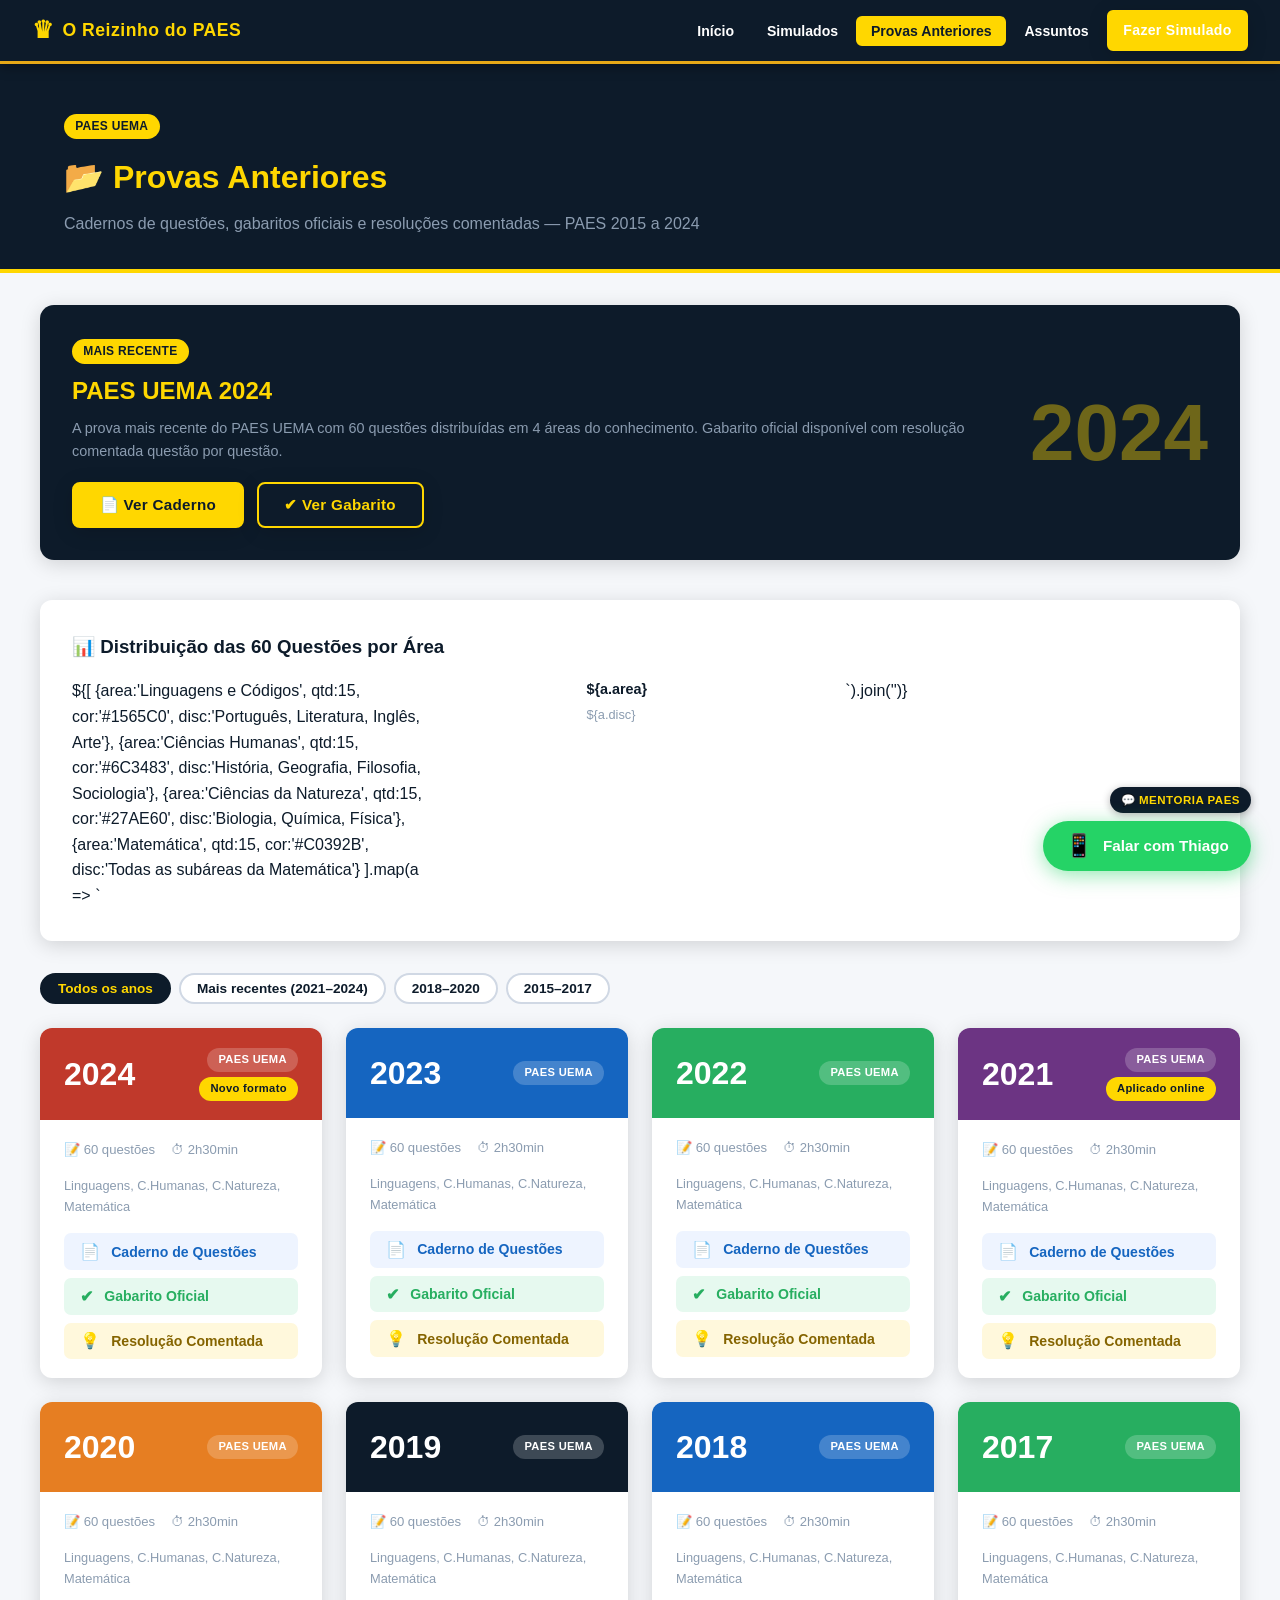
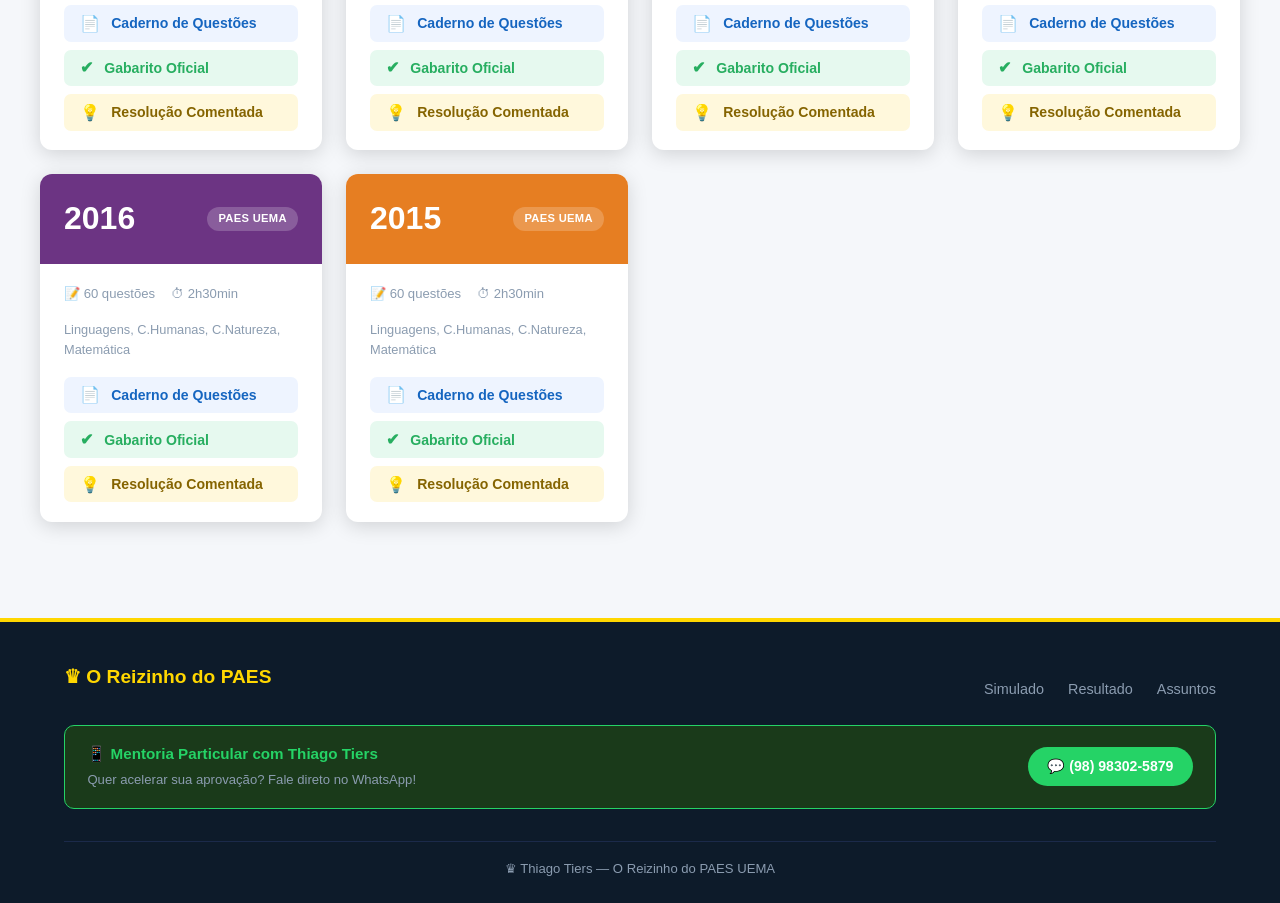
<file: provas.html>
<!DOCTYPE html>
<html lang="pt-BR">
<head>
  <meta charset="UTF-8">
  <meta name="viewport" content="width=device-width, initial-scale=1.0">
  <title>Provas Anteriores — O Reizinho do PAES</title>
  <link rel="stylesheet" href="style.css">
  <style>
    .provas-hero {
      background: var(--navy);
      padding: 3rem 0 2rem;
      border-bottom: 4px solid var(--gold);
    }
    .provas-hero h1 { color: var(--gold); font-size: 2rem; font-weight: 900; }
    .provas-hero p  { color: var(--gray); margin-top: 0.5rem; }

    /* ── Filtros ── */
    .filtros {
      display: flex;
      gap: 0.5rem;
      flex-wrap: wrap;
      margin: 2rem 0 1.5rem;
    }
    .filtro-btn {
      padding: 0.4rem 1rem;
      border-radius: 50px;
      border: 2px solid #D0D8E4;
      background: #fff;
      color: var(--navy);
      font-size: 0.85rem;
      font-weight: 600;
      cursor: pointer;
      transition: all 0.15s;
    }
    .filtro-btn:hover, .filtro-btn.ativo {
      background: var(--navy);
      color: var(--gold);
      border-color: var(--navy);
    }

    /* ── Grid de provas ── */
    .provas-grid {
      display: grid;
      grid-template-columns: repeat(auto-fill, minmax(280px, 1fr));
      gap: 1.5rem;
    }

    .prova-card {
      background: #fff;
      border-radius: 12px;
      box-shadow: var(--shadow);
      overflow: hidden;
      transition: transform 0.2s;
    }
    .prova-card:hover { transform: translateY(-4px); }

    .prova-card-header {
      padding: 1.2rem 1.5rem;
      display: flex;
      justify-content: space-between;
      align-items: center;
    }
    .prova-ano {
      font-size: 2rem;
      font-weight: 900;
      color: #fff;
    }
    .prova-badges { display: flex; flex-direction: column; gap: 0.3rem; align-items: flex-end; }

    .prova-card-body { padding: 1.2rem 1.5rem; }
    .prova-info {
      display: flex;
      gap: 1rem;
      font-size: 0.82rem;
      color: var(--gray);
      margin-bottom: 1rem;
      flex-wrap: wrap;
    }
    .prova-info span { display: flex; align-items: center; gap: 0.3rem; }

    .prova-recursos {
      display: flex;
      flex-direction: column;
      gap: 0.5rem;
    }
    .recurso-btn {
      display: flex;
      align-items: center;
      gap: 0.7rem;
      padding: 0.55rem 1rem;
      border-radius: 7px;
      font-size: 0.88rem;
      font-weight: 600;
      text-decoration: none;
      transition: all 0.15s;
      cursor: pointer;
      border: none;
      width: 100%;
      text-align: left;
    }
    .recurso-caderno   { background: #EEF4FF; color: var(--blue); }
    .recurso-gabarito  { background: #E6F9EF; color: var(--green); }
    .recurso-resolucao { background: #FFF8DC; color: #856400; }
    .recurso-btn:hover { filter: brightness(0.95); transform: translateX(3px); }
    .recurso-btn .rec-icon { font-size: 1rem; }

    /* ── Destaque da última prova ── */
    .ultima-prova {
      background: var(--navy);
      border-radius: 14px;
      padding: 2rem;
      margin-bottom: 2.5rem;
      display: grid;
      grid-template-columns: 1fr auto;
      gap: 2rem;
      align-items: center;
      box-shadow: var(--shadow);
    }
    .ultima-prova h2 { color: var(--gold); font-size: 1.5rem; font-weight: 900; }
    .ultima-prova p  { color: var(--gray); font-size: 0.9rem; margin-top: 0.4rem; line-height: 1.6; }
    .ultima-prova-ano { font-size: 5rem; font-weight: 900; color: var(--gold); line-height: 1; opacity: 0.4; }

    /* ── Info PAES ── */
    .paes-info-box {
      background: #fff;
      border-radius: 12px;
      padding: 2rem;
      box-shadow: var(--shadow);
      margin-bottom: 2rem;
    }
    .paes-info-box h3 { color: var(--navy); font-weight: 900; margin-bottom: 1rem; }
    .distribuicao-table { width: 100%; }
    .distribuicao-table td { padding: 0.5rem 0.8rem; font-size: 0.88rem; }
    .distribuicao-table tr:nth-child(odd) td { background: #F8FAFC; }
    .dist-cor { width: 12px; height: 12px; border-radius: 3px; display: inline-block; }

    @media (max-width: 768px) {
      .ultima-prova { grid-template-columns: 1fr; }
      .ultima-prova-ano { display: none; }
    }
  </style>
</head>
<body>

<!-- NAVBAR -->
<nav class="navbar">
  <a href="index.html" class="navbar-brand"><span class="crown">♛</span> O Reizinho do PAES</a>
  <button class="hamburger" onclick="document.querySelector('.navbar-nav').classList.toggle('open')">☰</button>
  <ul class="navbar-nav">
    <li><a href="index.html">Início</a></li>
    <li><a href="simulado.html">Simulados</a></li>
    <li><a href="provas.html" class="active">Provas Anteriores</a></li>
    <li><a href="assuntos.html">Assuntos</a></li>
    <li><a href="simulado.html" class="btn btn-gold btn-sm">Fazer Simulado</a></li>
  </ul>
</nav>

<!-- HERO -->
<div class="provas-hero">
  <div class="container">
    <span class="badge badge-gold" style="margin-bottom:0.8rem;display:inline-block">PAES UEMA</span>
    <h1>📂 Provas Anteriores</h1>
    <p>Cadernos de questões, gabaritos oficiais e resoluções comentadas — PAES 2015 a 2024</p>
  </div>
</div>

<div class="container section-sm">

  <!-- Destaque última prova -->
  <div class="ultima-prova">
    <div>
      <span class="badge badge-gold" style="margin-bottom:0.5rem;display:inline-block">MAIS RECENTE</span>
      <h2>PAES UEMA 2024</h2>
      <p>A prova mais recente do PAES UEMA com 60 questões distribuídas em 4 áreas do conhecimento. Gabarito oficial disponível com resolução comentada questão por questão.</p>
      <div style="display:flex;gap:0.8rem;flex-wrap:wrap;margin-top:1.2rem">
        <button class="btn btn-gold" onclick="abrirModal('2024')">📄 Ver Caderno</button>
        <button class="btn btn-navy" onclick="abrirModal('2024','gabarito')">✔ Ver Gabarito</button>
      </div>
    </div>
    <div class="ultima-prova-ano">2024</div>
  </div>

  <!-- Distribuição de questões -->
  <div class="paes-info-box">
    <h3>📊 Distribuição das 60 Questões por Área</h3>
    <div style="display:grid;grid-template-columns:repeat(auto-fit,minmax(200px,1fr));gap:1.5rem">
      ${[
        {area:'Linguagens e Códigos', qtd:15, cor:'#1565C0', disc:'Português, Literatura, Inglês, Arte'},
        {area:'Ciências Humanas',     qtd:15, cor:'#6C3483', disc:'História, Geografia, Filosofia, Sociologia'},
        {area:'Ciências da Natureza', qtd:15, cor:'#27AE60', disc:'Biologia, Química, Física'},
        {area:'Matemática',           qtd:15, cor:'#C0392B', disc:'Todas as subáreas da Matemática'}
      ].map(a => `
        <div style="display:flex;align-items:flex-start;gap:0.8rem">
          <div style="background:${a.cor};color:#fff;border-radius:8px;padding:0.5rem 0.8rem;text-align:center;min-width:52px">
            <div style="font-size:1.5rem;font-weight:900;line-height:1">${a.qtd}</div>
            <div style="font-size:0.65rem;text-transform:uppercase;letter-spacing:0.5px">questões</div>
          </div>
          <div>
            <div style="font-weight:700;font-size:0.9rem;color:${a.cor}">${a.area}</div>
            <div style="font-size:0.8rem;color:var(--gray);margin-top:0.2rem">${a.disc}</div>
          </div>
        </div>`).join('')}
    </div>
  </div>

  <!-- Filtros -->
  <div class="filtros">
    <button class="filtro-btn ativo" onclick="filtrar('todos',this)">Todos os anos</button>
    <button class="filtro-btn" onclick="filtrar('recente',this)">Mais recentes (2021–2024)</button>
    <button class="filtro-btn" onclick="filtrar('medio',this)">2018–2020</button>
    <button class="filtro-btn" onclick="filtrar('antigo',this)">2015–2017</button>
  </div>

  <!-- Grid de provas -->
  <div class="provas-grid" id="provas-grid"></div>

</div>

<!-- Modal de prova -->
<div id="modal-prova" style="display:none;position:fixed;inset:0;background:rgba(0,0,0,0.7);z-index:9999;align-items:center;justify-content:center">
  <div style="background:#fff;border-radius:14px;padding:2rem;max-width:550px;width:90%;max-height:85vh;overflow-y:auto;box-shadow:0 8px 40px rgba(0,0,0,0.4)">
    <div style="display:flex;justify-content:space-between;align-items:center;margin-bottom:1.5rem">
      <h2 id="modal-titulo" style="color:var(--navy);font-size:1.3rem"></h2>
      <button onclick="document.getElementById('modal-prova').style.display='none'"
        style="background:none;border:none;font-size:1.5rem;cursor:pointer;color:var(--gray)">✕</button>
    </div>
    <div id="modal-corpo"></div>
  </div>
</div>

<!-- BOTÃO WHATSAPP FLUTUANTE -->
<div class="wpp-float">
  <span class="wpp-label">💬 Mentoria PAES</span>
  <a class="wpp-float-btn" href="https://wa.me/5598983025879?text=Olá%20Thiago!%20Quero%20saber%20mais%20sobre%20a%20Mentoria%20PAES%20UEMA%20🎯" target="_blank" rel="noopener">
    <span class="wpp-icon">📱</span> Falar com Thiago
  </a>
</div>

<footer>
  <div class="container">
    <div style="display:flex;justify-content:space-between;flex-wrap:wrap;gap:1rem;align-items:center">
      <div class="footer-brand">♛ O Reizinho do PAES</div>
      <div class="footer-links">
        <a href="simulado.html">Simulado</a>
        <a href="resultado.html">Resultado</a>
        <a href="assuntos.html">Assuntos</a>
      </div>
    </div>
    <div class="footer-wpp">
      <div class="footer-wpp-texto">
        <strong>📱 Mentoria Particular com Thiago Tiers</strong>
        <span>Quer acelerar sua aprovação? Fale direto no WhatsApp!</span>
      </div>
      <a class="footer-wpp-btn" href="https://wa.me/5598983025879?text=Olá%20Thiago!%20Quero%20saber%20mais%20sobre%20a%20Mentoria%20PAES%20UEMA%20🎯" target="_blank" rel="noopener">
        💬 (98) 98302-5879
      </a>
    </div>
    <div class="footer-bottom">♛ Thiago Tiers — O Reizinho do PAES UEMA</div>
  </div>
</footer>

<script>
const PROVAS = [
  { ano:2024, cor:'#C0392B', questoes:60, novidade:'Novo formato', materias:'Linguagens, C.Humanas, C.Natureza, Matemática', destaque:true },
  { ano:2023, cor:'#1565C0', questoes:60, novidade:'', materias:'Linguagens, C.Humanas, C.Natureza, Matemática' },
  { ano:2022, cor:'#27AE60', questoes:60, novidade:'', materias:'Linguagens, C.Humanas, C.Natureza, Matemática' },
  { ano:2021, cor:'#6C3483', questoes:60, novidade:'Aplicado online', materias:'Linguagens, C.Humanas, C.Natureza, Matemática' },
  { ano:2020, cor:'#E67E22', questoes:60, novidade:'', materias:'Linguagens, C.Humanas, C.Natureza, Matemática' },
  { ano:2019, cor:'#0D1B2A', questoes:60, novidade:'', materias:'Linguagens, C.Humanas, C.Natureza, Matemática' },
  { ano:2018, cor:'#1565C0', questoes:60, novidade:'', materias:'Linguagens, C.Humanas, C.Natureza, Matemática' },
  { ano:2017, cor:'#27AE60', questoes:60, novidade:'', materias:'Linguagens, C.Humanas, C.Natureza, Matemática' },
  { ano:2016, cor:'#6C3483', questoes:60, novidade:'', materias:'Linguagens, C.Humanas, C.Natureza, Matemática' },
  { ano:2015, cor:'#E67E22', questoes:60, novidade:'', materias:'Linguagens, C.Humanas, C.Natureza, Matemática' },
];

let filtroAtual = 'todos';

function renderProvas(filtro) {
  const grid = document.getElementById('provas-grid');
  let lista = PROVAS;
  if (filtro === 'recente') lista = PROVAS.filter(p => p.ano >= 2021);
  if (filtro === 'medio')   lista = PROVAS.filter(p => p.ano >= 2018 && p.ano <= 2020);
  if (filtro === 'antigo')  lista = PROVAS.filter(p => p.ano <= 2017);

  grid.innerHTML = lista.map(p => `
    <div class="prova-card">
      <div class="prova-card-header" style="background:${p.cor}">
        <span class="prova-ano">${p.ano}</span>
        <div class="prova-badges">
          <span class="badge" style="background:rgba(255,255,255,0.2);color:#fff;font-size:0.7rem">PAES UEMA</span>
          ${p.novidade ? `<span class="badge" style="background:var(--gold);color:var(--navy);font-size:0.7rem">${p.novidade}</span>` : ''}
        </div>
      </div>
      <div class="prova-card-body">
        <div class="prova-info">
          <span>📝 ${p.questoes} questões</span>
          <span>⏱ 2h30min</span>
        </div>
        <div style="font-size:0.8rem;color:var(--gray);margin-bottom:1rem">${p.materias}</div>
        <div class="prova-recursos">
          <button class="recurso-btn recurso-caderno" onclick="abrirModal(${p.ano},'caderno')">
            <span class="rec-icon">📄</span> Caderno de Questões
          </button>
          <button class="recurso-btn recurso-gabarito" onclick="abrirModal(${p.ano},'gabarito')">
            <span class="rec-icon">✔</span> Gabarito Oficial
          </button>
          <button class="recurso-btn recurso-resolucao" onclick="abrirModal(${p.ano},'resolucao')">
            <span class="rec-icon">💡</span> Resolução Comentada
          </button>
        </div>
      </div>
    </div>
  `).join('');
}

function filtrar(tipo, btn) {
  filtroAtual = tipo;
  document.querySelectorAll('.filtro-btn').forEach(b => b.classList.remove('ativo'));
  btn.classList.add('ativo');
  renderProvas(tipo);
}

function abrirModal(ano, tipo = 'caderno') {
  const nomes = { caderno:'Caderno de Questões', gabarito:'Gabarito Oficial', resolucao:'Resolução Comentada' };
  document.getElementById('modal-titulo').textContent = `PAES ${ano} — ${nomes[tipo]}`;

  const gabaritos = {
    2024: {1:'C',2:'C',3:'C',4:'A',5:'B',6:'C',7:'B',8:'D',9:'B',10:'B',11:'C',12:'B',13:'C',14:'B',15:'C',16:'B',17:'B',18:'C',19:'B',20:'B',21:'C',22:'A',23:'C',24:'A',25:'B',26:'B',27:'C',28:'C',29:'B',30:'C',31:'C',32:'C',33:'A',34:'B',35:'B',36:'B',37:'C',38:'B',39:'B',40:'B',41:'C',42:'C',43:'C',44:'C',45:'C',46:'A',47:'B',48:'A',49:'C',50:'C',51:'B',52:'C',53:'C',54:'A',55:'A',56:'B',57:'B',58:'B',59:'C',60:'C'},
  };

  let html = '';
  if (tipo === 'gabarito') {
    const gab = gabaritos[ano] || {};
    html = `
      <div style="margin-bottom:1rem">
        <div class="alert alert-gold"><strong>⚠️ Atenção:</strong> Gabarito de referência para estudo. Consulte sempre o gabarito oficial da UEMA.</div>
      </div>
      <div style="display:grid;grid-template-columns:repeat(4,1fr);gap:6px">
        ${Array.from({length:60},(_,i) => {
          const q = i+1;
          const r = gab[q] || '–';
          return `<div style="background:#F8FAFC;border:1px solid #E0E6EF;border-radius:6px;padding:0.4rem;text-align:center;font-size:0.82rem">
            <span style="color:var(--gray);font-size:0.7rem;display:block">${q}</span>
            <span style="font-weight:900;color:var(--navy);font-size:1rem">${r}</span>
          </div>`;
        }).join('')}
      </div>`;
  } else if (tipo === 'caderno') {
    html = `
      <div class="alert alert-blue">
        <strong>📄 Caderno PAES ${ano}</strong><br>
        O caderno de questões do PAES ${ano} está disponível para download no site oficial da UEMA ou via link abaixo.
      </div>
      <div style="background:#F8FAFC;border-radius:8px;padding:1.5rem;text-align:center;border:2px dashed #D0D8E4;margin-top:1rem">
        <div style="font-size:2rem;margin-bottom:0.5rem">📂</div>
        <p style="color:var(--gray);font-size:0.9rem;margin-bottom:1rem">Caderno de Questões PAES ${ano}<br>60 questões — 4 áreas do conhecimento</p>
        <a href="https://www.uema.br/paes" target="_blank" class="btn btn-navy" style="display:inline-flex">
          🔗 Acessar no site da UEMA
        </a>
      </div>
      <p style="font-size:0.8rem;color:var(--gray);margin-top:1rem;text-align:center">
        Você também pode praticar com nosso <a href="simulado.html" style="color:var(--blue)">Simulado Online</a> com questões no estilo PAES.
      </p>`;
  } else {
    html = `
      <div class="alert alert-green">
        <strong>💡 Resolução Comentada PAES ${ano}</strong><br>
        Resoluções detalhadas com justificativa de cada alternativa.
      </div>
      <div style="background:#F8FAFC;border-radius:8px;padding:1.5rem;text-align:center;border:2px dashed #D0D8E4;margin:1rem 0">
        <div style="font-size:2rem;margin-bottom:0.5rem">📚</div>
        <p style="color:var(--gray);font-size:0.9rem;margin-bottom:1rem">Resolução comentada com explicação de cada questão do PAES ${ano}.</p>
        <a href="https://www.uema.br/paes" target="_blank" class="btn btn-green" style="display:inline-flex">
          🔗 Acessar Resoluções
        </a>
      </div>
      <div class="alert alert-gold" style="margin-top:0.5rem">
        💡 Dica: Após realizar o nosso <a href="simulado.html" style="color:var(--navy);font-weight:700">simulado</a>, você recebe a resolução comentada de todas as 60 questões automaticamente!
      </div>`;
  }

  document.getElementById('modal-corpo').innerHTML = html;
  document.getElementById('modal-prova').style.display = 'flex';
}

// Fechar modal ao clicar fora
document.getElementById('modal-prova').addEventListener('click', function(e) {
  if (e.target === this) this.style.display = 'none';
});

renderProvas('todos');
</script>
</body>
</html>
</file>
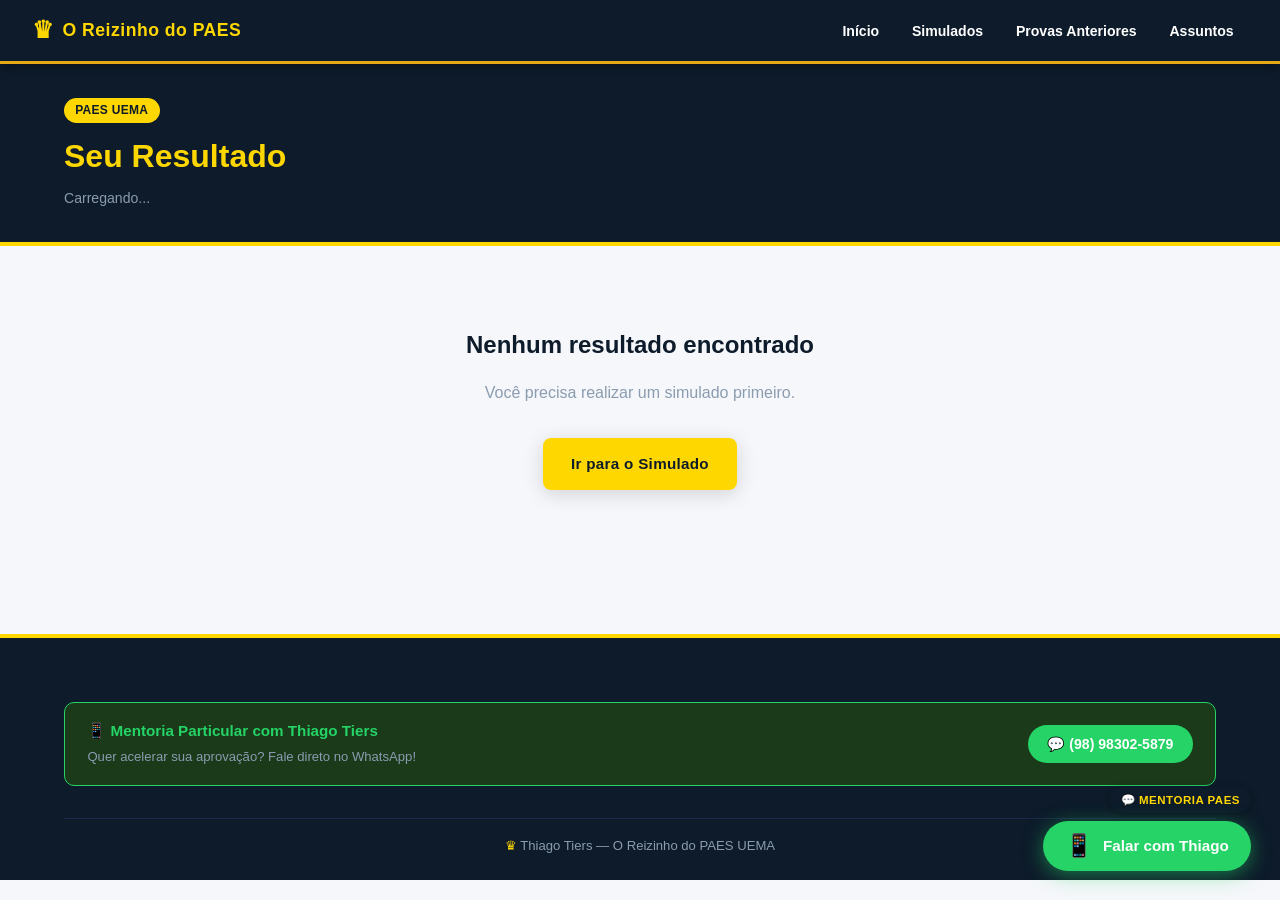
<file: resultado.html>
<!DOCTYPE html>
<html lang="pt-BR">
<head>
  <meta charset="UTF-8">
  <meta name="viewport" content="width=device-width, initial-scale=1.0">
  <title>Resultado — O Reizinho do PAES</title>
  <link rel="stylesheet" href="style.css">
  <style>
    /* ── Cabeçalho do resultado ── */
    .res-header {
      background: var(--navy);
      padding: 2rem 0;
      border-bottom: 4px solid var(--gold);
    }
    .res-header-info h1 { color: var(--gold); font-size: 2rem; font-weight: 900; margin: 0.5rem 0 0.3rem; }
    .res-data { color: var(--gray); font-size: 0.88rem; }

    /* ── Grid principal ── */
    .res-grid {
      display: grid;
      grid-template-columns: 1fr 1.6fr;
      gap: 1.5rem;
      margin-top: 1.5rem;
    }

    /* ── Card de nota ── */
    .res-nota-card {
      background: var(--navy);
      border-radius: 12px;
      padding: 2rem;
      text-align: center;
      box-shadow: var(--shadow);
    }
    .res-nota-num {
      font-size: 5rem;
      font-weight: 900;
      color: var(--gold);
      font-family: Arial Black, sans-serif;
      line-height: 1;
      margin: 0.5rem 0;
    }
    .res-nota-label {
      color: var(--gray);
      font-size: 0.85rem;
      text-transform: uppercase;
      letter-spacing: 1px;
      margin-bottom: 0.5rem;
    }
    .res-acertos {
      color: #fff;
      font-size: 1.2rem;
      font-weight: 700;
      margin-bottom: 1rem;
    }
    .res-classificacao {
      padding: 0.6rem 1.2rem;
      border-radius: 50px;
      font-size: 0.88rem;
      font-weight: 700;
      margin-bottom: 1.5rem;
      display: inline-block;
    }
    .res-classificacao.excelente { background: var(--green); color: #fff; }
    .res-classificacao.otimo     { background: var(--blue);  color: #fff; }
    .res-classificacao.medio     { background: var(--gold);  color: var(--navy); }
    .res-classificacao.atencao   { background: #E67E22;      color: #fff; }
    .res-classificacao.critico   { background: var(--red);   color: #fff; }

    .res-stats {
      display: flex;
      justify-content: space-around;
      padding-top: 1.2rem;
      border-top: 1px solid #1B2A4A;
    }
    .res-stat-item { text-align: center; }
    .res-stat-val   { display: block; font-size: 1.4rem; font-weight: 900; color: var(--gold); }
    .res-stat-label { font-size: 0.75rem; color: var(--gray); text-transform: uppercase; letter-spacing: 0.5px; }

    /* ── Card fórmula ── */
    .res-formula-card {
      background: #fff;
      border-radius: 12px;
      padding: 1.8rem;
      box-shadow: var(--shadow);
    }
    .res-formula-card h3 { color: var(--navy); font-size: 1rem; margin-bottom: 1rem; font-weight: 900; }
    .formula-box {
      background: var(--navy);
      color: var(--gold);
      font-family: Consolas, monospace;
      font-size: 1rem;
      padding: 1rem 1.2rem;
      border-radius: 8px;
      margin-bottom: 1rem;
      text-align: center;
      font-weight: 700;
    }
    .formula-dados { display: flex; flex-direction: column; gap: 0.5rem; margin-bottom: 1.2rem; }
    .formula-item {
      display: flex;
      align-items: center;
      gap: 1rem;
      padding: 0.5rem 0.8rem;
      background: #F8FAFC;
      border-radius: 6px;
      font-size: 0.88rem;
    }
    .formula-item.formula-resultado { background: #FFF8DC; border: 1px solid var(--gold); font-weight: 700; }
    .formula-sigla { font-family: Consolas; font-weight: 900; color: var(--navy2); min-width: 32px; }
    .formula-desc  { flex: 1; color: var(--gray); }
    .formula-val   { font-weight: 900; color: var(--navy); font-size: 1rem; }

    .faixas-notas { display: flex; flex-direction: column; gap: 0.3rem; }
    .faixa-item {
      display: flex;
      gap: 1rem;
      align-items: center;
      padding: 0.4rem 0.8rem;
      border-radius: 6px;
      border-left: 4px solid var(--faixa-cor, #ccc);
      background: #F8FAFC;
      font-size: 0.85rem;
    }
    .faixa-range { font-family: Consolas; font-weight: 700; color: var(--faixa-cor); min-width: 70px; }
    .faixa-label { color: var(--gray); }

    /* ── Áreas ── */
    .card-header-custom {
      background: var(--navy);
      color: var(--gold);
      padding: 1rem 1.5rem;
      display: flex;
      align-items: center;
      justify-content: space-between;
      flex-wrap: wrap;
      gap: 0.5rem;
    }
    .card-header-custom h3 { font-size: 0.95rem; font-weight: 700; }

    .areas-grid {
      display: grid;
      grid-template-columns: repeat(2, 1fr);
      gap: 1rem;
      padding: 1.5rem;
    }
    .area-card { border-radius: 8px; overflow: hidden; box-shadow: 0 2px 8px rgba(0,0,0,0.1); }
    .area-header {
      display: flex;
      justify-content: space-between;
      align-items: center;
      padding: 0.7rem 1rem;
      color: #fff;
      font-size: 0.88rem;
      font-weight: 700;
    }
    .area-nota { font-size: 1.1rem; font-weight: 900; }
    .area-body { background: #fff; padding: 0.8rem 1rem; }
    .area-pct  { font-size: 0.8rem; color: var(--gray); text-align: right; margin-top: 0.3rem; }

    /* ── Gabarito ── */
    .gabarito-legenda { display: flex; gap: 1rem; font-size: 0.8rem; }
    .leg-certo   { color: var(--green); font-weight: 700; }
    .leg-errado  { color: var(--red);   font-weight: 700; }
    .leg-branco  { color: var(--gray);  font-weight: 700; }

    .gabarito-grid {
      display: grid;
      grid-template-columns: repeat(10, 1fr);
      gap: 6px;
      padding: 1.5rem;
    }
    .gab-item {
      border-radius: 6px;
      padding: 0.4rem 0;
      text-align: center;
      font-size: 0.78rem;
      border: 1px solid #E0E6EF;
      cursor: default;
    }
    .gab-num    { display: block; font-size: 0.65rem; color: var(--gray); }
    .gab-resp   { display: block; font-weight: 900; font-size: 0.9rem; }
    .gab-correto{ display: block; font-size: 0.65rem; color: var(--green); }
    .gab-certo  { background: #E6F9EF; border-color: var(--green); }
    .gab-certo .gab-resp { color: var(--green); }
    .gab-errado { background: #FDE8E8; border-color: var(--red); }
    .gab-errado .gab-resp { color: var(--red); }
    .gab-branco { background: #F8FAFC; }
    .gab-branco .gab-resp { color: var(--gray); }

    /* ── Resolução detalhada ── */
    .resolucao-list { }
    .resolucao-item { border-bottom: 1px solid #E0E6EF; }
    .resolucao-item:last-child { border-bottom: none; }
    .res-q-header {
      display: flex;
      align-items: center;
      justify-content: space-between;
      padding: 0.9rem 1.5rem;
      cursor: pointer;
      transition: background 0.15s;
      flex-wrap: wrap;
      gap: 0.5rem;
    }
    .res-q-header:hover { background: #F8FAFC; }
    .res-q-left, .res-q-right { display: flex; align-items: center; gap: 0.8rem; font-size: 0.88rem; }
    .res-q-icone { font-size: 1.1rem; min-width: 20px; }
    .res-q-num  { font-weight: 700; color: var(--navy); }
    .res-q-disc { color: var(--gray); font-size: 0.82rem; }
    .res-toggle { color: var(--gray); font-size: 0.75rem; }

    .res-q-body { padding: 1rem 1.5rem 1.5rem; background: #FAFBFD; border-top: 1px solid #E0E6EF; }
    .res-q-enunciado { font-size: 0.92rem; line-height: 1.7; color: var(--navy); margin-bottom: 1rem; }
    .res-q-alternativas { display: flex; flex-direction: column; gap: 0.4rem; margin-bottom: 1rem; }
    .res-alt {
      padding: 0.5rem 0.9rem;
      border-radius: 6px;
      font-size: 0.88rem;
      background: #F8FAFC;
      border: 1px solid #E0E6EF;
      color: var(--navy);
    }
    .res-alt.alt-certa  { background: #E6F9EF; border-color: var(--green); color: var(--green); font-weight: 700; }
    .res-alt.alt-errada { background: #FDE8E8; border-color: var(--red);   color: var(--red);   text-decoration: line-through; }
    .res-q-explicacao {
      background: #FFF8DC;
      border: 1px solid var(--gold);
      border-radius: 8px;
      padding: 0.8rem 1rem;
      font-size: 0.88rem;
      color: var(--navy2);
      line-height: 1.6;
    }

    /* ── Botões finais ── */
    .res-botoes {
      display: flex;
      gap: 1rem;
      flex-wrap: wrap;
      justify-content: center;
      margin: 2rem 0;
    }

    @media (max-width: 768px) {
      .res-grid { grid-template-columns: 1fr; }
      .areas-grid { grid-template-columns: 1fr; }
      .gabarito-grid { grid-template-columns: repeat(6, 1fr); }
    }
  </style>
</head>
<body>

<!-- NAVBAR -->
<nav class="navbar">
  <a href="index.html" class="navbar-brand">
    <span class="crown">♛</span>
    O Reizinho do PAES
  </a>
  <button class="hamburger" onclick="document.querySelector('.navbar-nav').classList.toggle('open')">☰</button>
  <ul class="navbar-nav">
    <li><a href="index.html">Início</a></li>
    <li><a href="simulado.html">Simulados</a></li>
    <li><a href="provas.html">Provas Anteriores</a></li>
    <li><a href="assuntos.html">Assuntos</a></li>
  </ul>
</nav>

<!-- Header resultado -->
<div class="res-header">
  <div class="container">
    <div class="res-header-info">
      <span class="badge badge-gold">PAES UEMA</span>
      <h1>Seu Resultado</h1>
      <p class="res-data">Carregando...</p>
    </div>
  </div>
</div>

<div class="container section-sm">
  <div id="resultado-container">
    <div style="text-align:center;padding:3rem">
      <div style="font-size:3rem;margin-bottom:1rem">⏳</div>
      <p style="color:var(--gray)">Calculando resultado...</p>
    </div>
  </div>
</div>

<!-- BOTÃO WHATSAPP FLUTUANTE -->
<div class="wpp-float">
  <span class="wpp-label">💬 Mentoria PAES</span>
  <a class="wpp-float-btn" href="https://wa.me/5598983025879?text=Olá%20Thiago!%20Quero%20saber%20mais%20sobre%20a%20Mentoria%20PAES%20UEMA%20🎯" target="_blank" rel="noopener">
    <span class="wpp-icon">📱</span> Falar com Thiago
  </a>
</div>

<footer>
  <div class="container">
    <div class="footer-wpp">
      <div class="footer-wpp-texto">
        <strong>📱 Mentoria Particular com Thiago Tiers</strong>
        <span>Quer acelerar sua aprovação? Fale direto no WhatsApp!</span>
      </div>
      <a class="footer-wpp-btn" href="https://wa.me/5598983025879?text=Olá%20Thiago!%20Quero%20saber%20mais%20sobre%20a%20Mentoria%20PAES%20UEMA%20🎯" target="_blank" rel="noopener">
        💬 (98) 98302-5879
      </a>
    </div>
    <div class="footer-bottom">
      <span style="color:var(--gold)">♛</span> Thiago Tiers — O Reizinho do PAES UEMA
    </div>
  </div>
</footer>

<script src="questoes.js"></script>
<script src="resultado.js"></script>
</body>
</html>
</file>
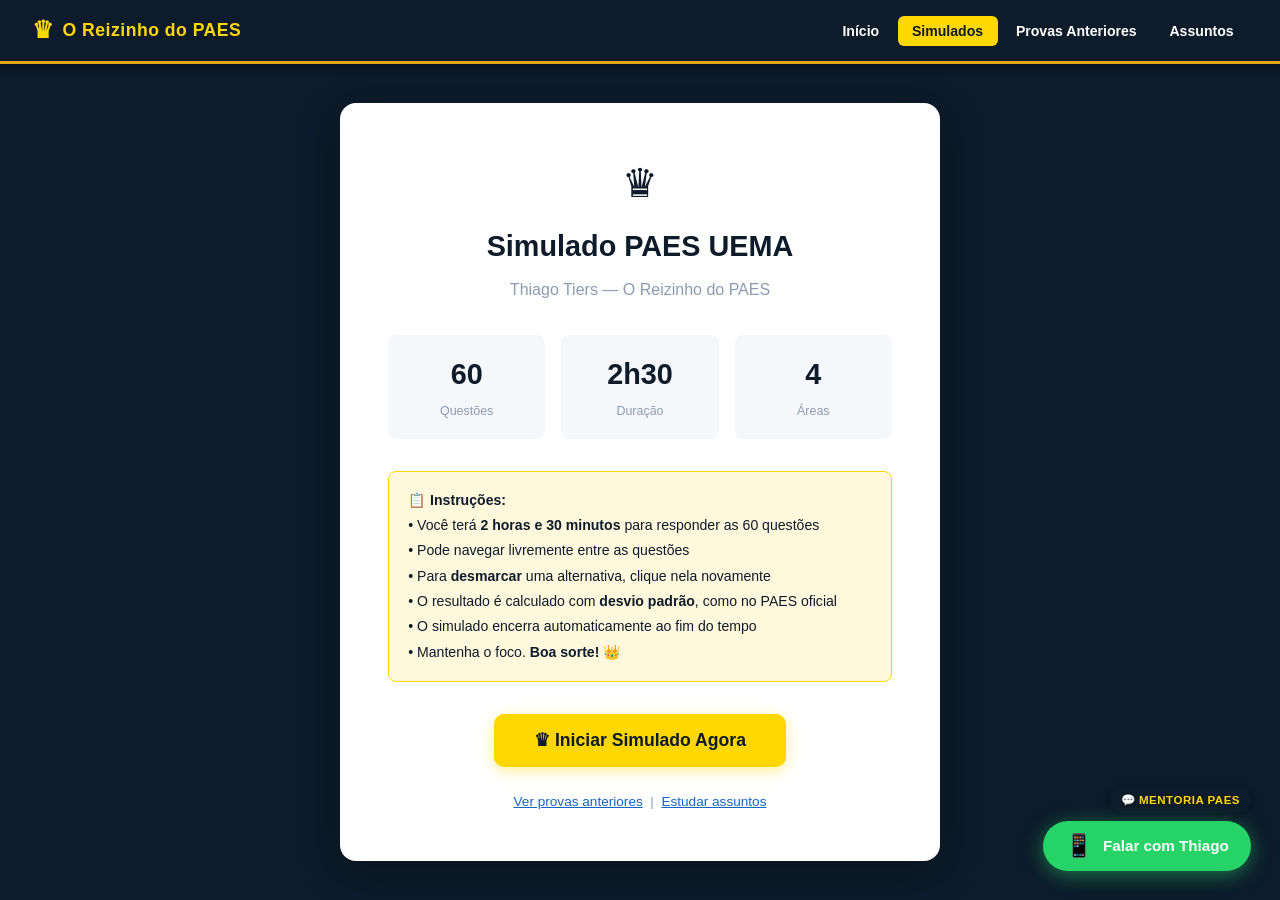
<file: simulado.html>
<!DOCTYPE html>
<html lang="pt-BR">
<head>
  <meta charset="UTF-8">
  <meta name="viewport" content="width=device-width, initial-scale=1.0">
  <title>Simulado PAES — O Reizinho do PAES</title>
  <link rel="stylesheet" href="style.css">
  <style>
    body { background: #F0F3F8; }

    /* ── Layout do simulado ── */
    .sim-layout {
      display: grid;
      grid-template-columns: 280px 1fr;
      grid-template-rows: auto 1fr;
      gap: 0;
      min-height: calc(100vh - 64px);
    }

    /* ── Sidebar ── */
    .sim-sidebar {
      background: var(--navy);
      padding: 1.2rem;
      overflow-y: auto;
      max-height: calc(100vh - 64px);
      position: sticky;
      top: 64px;
    }

    .timer-box {
      background: var(--navy2);
      border: 2px solid var(--gold);
      border-radius: 10px;
      padding: 1rem;
      text-align: center;
      margin-bottom: 1.2rem;
    }

    .timer-label {
      font-size: 0.72rem;
      color: var(--gray);
      letter-spacing: 1px;
      text-transform: uppercase;
      margin-bottom: 0.3rem;
    }

    #timer {
      font-size: 2rem;
      font-weight: 900;
      color: var(--gold);
      font-family: Consolas, monospace;
      letter-spacing: 2px;
    }

    .progresso-box {
      background: var(--navy2);
      border-radius: 10px;
      padding: 1rem;
      margin-bottom: 1.2rem;
    }

    .progresso-header {
      display: flex;
      justify-content: space-between;
      align-items: center;
      margin-bottom: 0.6rem;
      font-size: 0.85rem;
      color: var(--gray);
    }

    #progresso-pct { color: var(--gold); font-weight: 700; }

    .nav-area-label {
      font-size: 0.7rem;
      color: var(--gold2);
      text-transform: uppercase;
      letter-spacing: 0.8px;
      font-weight: 700;
      padding: 0.5rem 0 0.3rem;
      border-top: 1px solid #1B2A4A;
      margin-top: 0.5rem;
    }

    .nav-grid {
      display: grid;
      grid-template-columns: repeat(5, 1fr);
      gap: 4px;
      margin-bottom: 0.5rem;
    }

    .nav-q-btn {
      background: #1B2A4A;
      color: var(--gray);
      border: 1px solid #2A3D5C;
      border-radius: 5px;
      padding: 0;
      height: 32px;
      font-size: 0.78rem;
      font-weight: 600;
      cursor: pointer;
      transition: all 0.15s;
    }

    .nav-q-btn:hover { background: var(--navy2); color: #fff; }
    .nav-q-btn.respondida { background: #1A4A2E; color: #4CAF50; border-color: #2E7D50; }
    .nav-q-btn.atual { background: var(--gold); color: var(--navy); border-color: var(--gold); font-weight: 900; }
    .nav-q-btn.atual.respondida { background: var(--gold); color: var(--navy); }

    .nav-legenda {
      display: flex;
      gap: 0.8rem;
      font-size: 0.72rem;
      color: var(--gray);
      margin-top: 0.8rem;
      flex-wrap: wrap;
    }
    .nav-legenda span { display: flex; align-items: center; gap: 0.3rem; }
    .leg-dot { width: 10px; height: 10px; border-radius: 2px; flex-shrink: 0; }

    .btn-encerrar {
      width: 100%;
      margin-top: 1.2rem;
      padding: 0.85rem;
      background: var(--red);
      color: #fff;
      border: none;
      border-radius: 8px;
      font-size: 0.95rem;
      font-weight: 700;
      cursor: pointer;
      transition: opacity 0.2s;
    }
    .btn-encerrar:hover { opacity: 0.88; }

    /* ── Área da questão ── */
    .sim-main {
      padding: 2rem;
      display: flex;
      flex-direction: column;
    }

    .q-header {
      display: flex;
      align-items: center;
      gap: 1rem;
      margin-bottom: 1.5rem;
      flex-wrap: wrap;
    }

    #q-numero {
      font-size: 1rem;
      font-weight: 900;
      color: var(--navy);
    }

    #q-area { font-size: 0.8rem; }
    #q-disciplina { font-size: 0.8rem; }

    .q-card {
      background: #fff;
      border-radius: 12px;
      box-shadow: 0 2px 16px rgba(0,0,0,0.1);
      padding: 2rem;
      flex: 1;
    }

    #q-enunciado {
      font-size: 1rem;
      line-height: 1.8;
      color: var(--navy);
      margin-bottom: 2rem;
      border-bottom: 1px solid #E0E6EF;
      padding-bottom: 1.5rem;
    }

    #q-alternativas {
      list-style: none;
      display: flex;
      flex-direction: column;
      gap: 0.7rem;
    }

    .alt-btn {
      width: 100%;
      background: #F8FAFC;
      border: 2px solid #E0E6EF;
      border-radius: 8px;
      padding: 0.9rem 1.2rem;
      text-align: left;
      cursor: pointer;
      display: flex;
      align-items: flex-start;
      gap: 1rem;
      font-size: 0.95rem;
      color: var(--navy);
      transition: all 0.15s;
      line-height: 1.5;
    }

    .alt-btn:hover {
      background: #EEF4FF;
      border-color: var(--blue);
      color: var(--navy);
    }

    .alt-btn.selecionada {
      background: #FFF8DC;
      border-color: var(--gold);
      color: var(--navy);
      font-weight: 600;
    }

    .alt-letra {
      background: var(--navy);
      color: var(--gold);
      border-radius: 6px;
      width: 30px;
      height: 30px;
      display: flex;
      align-items: center;
      justify-content: center;
      font-weight: 900;
      font-size: 0.9rem;
      flex-shrink: 0;
      margin-top: 1px;
    }

    .alt-btn.selecionada .alt-letra {
      background: var(--gold);
      color: var(--navy);
    }

    /* ── Navegação inferior ── */
    .q-nav-bottom {
      display: flex;
      justify-content: space-between;
      align-items: center;
      margin-top: 1.5rem;
      gap: 1rem;
      flex-wrap: wrap;
    }

    .q-nav-bottom button {
      padding: 0.7rem 1.5rem;
      border-radius: 8px;
      font-weight: 700;
      font-size: 0.95rem;
      cursor: pointer;
      border: 2px solid;
      transition: all 0.15s;
    }

    #btn-prev {
      background: #fff;
      color: var(--navy);
      border-color: #D0D8E4;
    }
    #btn-prev:hover:not(:disabled) { border-color: var(--navy); }
    #btn-prev:disabled { opacity: 0.4; cursor: not-allowed; }

    #btn-next {
      background: var(--navy);
      color: var(--gold);
      border-color: var(--navy);
    }
    #btn-next:hover:not(:disabled) { background: var(--navy2); }
    #btn-next:disabled { opacity: 0.4; cursor: not-allowed; }

    /* ── Tela de início ── */
    .tela-inicio {
      display: flex;
      flex-direction: column;
      align-items: center;
      justify-content: center;
      min-height: calc(100vh - 64px);
      padding: 2rem;
      background: var(--navy);
    }

    .inicio-card {
      background: #fff;
      border-radius: 16px;
      padding: 3rem;
      max-width: 600px;
      width: 100%;
      box-shadow: 0 8px 40px rgba(0,0,0,0.3);
      text-align: center;
    }

    .inicio-card h1 {
      font-size: 1.8rem;
      color: var(--navy);
      margin-bottom: 0.5rem;
    }

    .inicio-infos {
      display: grid;
      grid-template-columns: repeat(3, 1fr);
      gap: 1rem;
      margin: 2rem 0;
    }

    .inicio-info {
      background: var(--light);
      border-radius: 8px;
      padding: 1rem;
    }

    .inicio-info-num {
      font-size: 1.8rem;
      font-weight: 900;
      color: var(--navy);
      display: block;
    }

    .inicio-info-label {
      font-size: 0.78rem;
      color: var(--gray);
    }

    .inicio-regras {
      text-align: left;
      background: #FFF8DC;
      border: 1px solid var(--gold);
      border-radius: 8px;
      padding: 1rem 1.2rem;
      margin-bottom: 2rem;
      font-size: 0.88rem;
      color: var(--navy);
      line-height: 1.8;
    }

    .btn-iniciar {
      background: var(--gold);
      color: var(--navy);
      border: none;
      border-radius: 10px;
      padding: 1rem 2.5rem;
      font-size: 1.1rem;
      font-weight: 900;
      cursor: pointer;
      transition: all 0.2s;
      box-shadow: 0 4px 16px rgba(255,215,0,0.4);
    }

    .btn-iniciar:hover {
      background: var(--gold2);
      transform: translateY(-2px);
    }

    /* ── Responsive ── */
    @media (max-width: 768px) {
      .sim-layout { grid-template-columns: 1fr; }
      .sim-sidebar {
        position: fixed;
        top: 64px;
        left: -300px;
        width: 280px;
        height: calc(100vh - 64px);
        z-index: 999;
        transition: left 0.3s;
      }
      .sim-sidebar.aberta { left: 0; }
      .sim-main { padding: 1rem; }
      .inicio-infos { grid-template-columns: 1fr; }
      .q-card { padding: 1.2rem; }
    }
  </style>
</head>
<body>

<!-- NAVBAR -->
<nav class="navbar">
  <a href="index.html" class="navbar-brand">
    <span class="crown">♛</span>
    O Reizinho do PAES
  </a>
  <button class="hamburger" onclick="document.querySelector('.navbar-nav').classList.toggle('open')">☰</button>
  <ul class="navbar-nav">
    <li><a href="index.html">Início</a></li>
    <li><a href="simulado.html" class="active">Simulados</a></li>
    <li><a href="provas.html">Provas Anteriores</a></li>
    <li><a href="assuntos.html">Assuntos</a></li>
  </ul>
</nav>

<!-- TELA DE INÍCIO -->
<div class="tela-inicio" id="tela-inicio">
  <div class="inicio-card">
    <div style="font-size:2.5rem;margin-bottom:0.5rem">♛</div>
    <h1>Simulado PAES UEMA</h1>
    <p style="color:var(--gray);margin-bottom:0.5rem">Thiago Tiers — O Reizinho do PAES</p>

    <div class="inicio-infos">
      <div class="inicio-info">
        <span class="inicio-info-num">60</span>
        <span class="inicio-info-label">Questões</span>
      </div>
      <div class="inicio-info">
        <span class="inicio-info-num">2h30</span>
        <span class="inicio-info-label">Duração</span>
      </div>
      <div class="inicio-info">
        <span class="inicio-info-num">4</span>
        <span class="inicio-info-label">Áreas</span>
      </div>
    </div>

    <div class="inicio-regras">
      <strong>📋 Instruções:</strong><br>
      • Você terá <strong>2 horas e 30 minutos</strong> para responder as 60 questões<br>
      • Pode navegar livremente entre as questões<br>
      • Para <strong>desmarcar</strong> uma alternativa, clique nela novamente<br>
      • O resultado é calculado com <strong>desvio padrão</strong>, como no PAES oficial<br>
      • O simulado encerra automaticamente ao fim do tempo<br>
      • Mantenha o foco. <strong>Boa sorte! 👑</strong>
    </div>

    <button class="btn-iniciar" onclick="iniciarSimulado()">
      ♛ Iniciar Simulado Agora
    </button>

    <div style="margin-top:1.5rem;font-size:0.85rem;color:var(--gray)">
      <a href="provas.html" style="color:var(--blue)">Ver provas anteriores</a> &nbsp;|&nbsp;
      <a href="assuntos.html" style="color:var(--blue)">Estudar assuntos</a>
    </div>
  </div>
</div>

<!-- LAYOUT DO SIMULADO (oculto até iniciar) -->
<div class="sim-layout" id="sim-layout" style="display:none">

  <!-- SIDEBAR -->
  <aside class="sim-sidebar" id="sim-sidebar">
    <!-- Timer -->
    <div class="timer-box">
      <div class="timer-label">⏱ Tempo Restante</div>
      <div id="timer">02:30:00</div>
    </div>

    <!-- Progresso -->
    <div class="progresso-box">
      <div class="progresso-header">
        <span id="progresso-texto">0/60 respondidas</span>
        <span id="progresso-pct">0%</span>
      </div>
      <div class="progress-bar-wrap">
        <div class="progress-bar-fill" id="progresso-bar" style="width:0%;background:var(--green)"></div>
      </div>
    </div>

    <!-- Mapa de questões -->
    <div id="nav-questoes"></div>

    <div class="nav-legenda">
      <span><span class="leg-dot" style="background:#1A4A2E"></span>Respondida</span>
      <span><span class="leg-dot" style="background:var(--gold)"></span>Atual</span>
      <span><span class="leg-dot" style="background:#1B2A4A"></span>Pendente</span>
    </div>

    <button class="btn-encerrar" onclick="encerrarSimulado()">
      ✔ Encerrar Simulado
    </button>
  </aside>

  <!-- MAIN — Questão -->
  <main class="sim-main">
    <div class="q-header">
      <span id="q-numero" style="font-size:1rem;font-weight:900;color:var(--navy)">Questão 1 de 60</span>
      <span id="q-area" class="badge badge-blue"></span>
      <span id="q-disciplina" class="badge badge-navy"></span>
      <button id="btn-sidebar-toggle"
        style="display:none;margin-left:auto;background:var(--navy);color:var(--gold);border:none;border-radius:6px;padding:0.4rem 0.8rem;cursor:pointer;font-size:0.85rem"
        onclick="document.getElementById('sim-sidebar').classList.toggle('aberta')">
        ☰ Questões
      </button>
    </div>

    <div class="q-card">
      <div id="q-enunciado"></div>
      <ul id="q-alternativas"></ul>
    </div>

    <div class="q-nav-bottom">
      <button id="btn-prev" onclick="questaoAnterior()">← Anterior</button>
      <div style="display:flex;gap:0.5rem;align-items:center">
        <span style="font-size:0.88rem;color:var(--gray)">Ir para:</span>
        <select id="ir-para-sel"
          style="padding:0.5rem;border-radius:6px;border:1px solid #D0D8E4;font-size:0.9rem;color:var(--navy)"
          onchange="irParaQuestao(parseInt(this.value));this.value=''">
          <option value="">— escolha —</option>
          ${Array.from({length:60},(_,i)=>`<option value="${i+1}">Questão ${i+1}</option>`).join('')}
        </select>
      </div>
      <button id="btn-next" onclick="proximaQuestao()">Próxima →</button>
    </div>
  </main>

</div>

<!-- BOTÃO WHATSAPP FLUTUANTE -->
<div class="wpp-float">
  <span class="wpp-label">💬 Mentoria PAES</span>
  <a class="wpp-float-btn" href="https://wa.me/5598983025879?text=Olá%20Thiago!%20Quero%20saber%20mais%20sobre%20a%20Mentoria%20PAES%20UEMA%20🎯" target="_blank" rel="noopener">
    <span class="wpp-icon">📱</span> Falar com Thiago
  </a>
</div>

<script src="questoes.js"></script>
<script src="simulador.js"></script>
<script>
  function iniciarSimulado() {
    document.getElementById('tela-inicio').style.display = 'none';
    document.getElementById('sim-layout').style.display = 'grid';
    // Mostrar botão sidebar no mobile
    if (window.innerWidth <= 768) {
      document.getElementById('btn-sidebar-toggle').style.display = 'block';
    }
  }
</script>
</body>
</html>
</file>
<file: style.css>
/* =============================================
   O REIZINHO DO PAES — Thiago Tiers
   Design System Global
   ============================================= */

:root {
  --navy:   #0D1B2A;
  --navy2:  #1B2A4A;
  --gold:   #FFD700;
  --gold2:  #E6A817;
  --red:    #C0392B;
  --white:  #FFFFFF;
  --light:  #F5F7FA;
  --gray:   #8B9CB0;
  --green:  #27AE60;
  --blue:   #1565C0;
  --purple: #6C3483;
  --shadow: 0 4px 20px rgba(0,0,0,0.15);
  --radius: 10px;
}

*, *::before, *::after { margin:0; padding:0; box-sizing:border-box; }

html { scroll-behavior: smooth; }

body {
  font-family: Arial, sans-serif;
  background: var(--light);
  color: var(--navy);
  min-height: 100vh;
  line-height: 1.6;
}

/* ── Scrollbar ── */
::-webkit-scrollbar { width: 8px; }
::-webkit-scrollbar-track { background: var(--navy); }
::-webkit-scrollbar-thumb { background: var(--gold2); border-radius: 4px; }

/* ── Navbar ── */
.navbar {
  background: var(--navy);
  padding: 0 2rem;
  position: sticky;
  top: 0;
  z-index: 1000;
  box-shadow: 0 2px 12px rgba(0,0,0,0.4);
  display: flex;
  align-items: center;
  justify-content: space-between;
  height: 64px;
  border-bottom: 3px solid var(--gold2);
}

.navbar-brand {
  color: var(--gold);
  font-size: 1.1rem;
  font-weight: 900;
  text-decoration: none;
  display: flex;
  align-items: center;
  gap: 0.5rem;
  letter-spacing: 0.5px;
}

.navbar-brand .crown { font-size: 1.5rem; }

.navbar-nav {
  display: flex;
  list-style: none;
  gap: 0.25rem;
  align-items: center;
}

.navbar-nav a {
  color: var(--white);
  text-decoration: none;
  font-size: 0.88rem;
  font-weight: 600;
  padding: 0.45rem 0.9rem;
  border-radius: 6px;
  transition: all 0.2s;
  white-space: nowrap;
}

.navbar-nav a:hover, .navbar-nav a.active {
  background: var(--gold);
  color: var(--navy);
}

/* ── Buttons ── */
.btn {
  display: inline-flex;
  align-items: center;
  gap: 0.5rem;
  padding: 0.75rem 1.6rem;
  border-radius: 8px;
  font-weight: 700;
  font-size: 0.95rem;
  text-decoration: none;
  cursor: pointer;
  border: 2px solid transparent;
  transition: all 0.2s;
  box-shadow: var(--shadow);
  letter-spacing: 0.3px;
}

.btn-gold  { background: var(--gold);  color: var(--navy); border-color: var(--gold); }
.btn-gold:hover  { background: var(--gold2); border-color: var(--gold2); transform: translateY(-2px); }
.btn-navy  { background: var(--navy);  color: var(--gold); border-color: var(--gold); }
.btn-navy:hover  { background: var(--gold);  color: var(--navy); }
.btn-red   { background: var(--red);   color: var(--white); }
.btn-red:hover   { opacity: 0.88; transform: translateY(-2px); }
.btn-green { background: var(--green); color: var(--white); }
.btn-green:hover { opacity: 0.88; transform: translateY(-2px); }
.btn-blue  { background: var(--blue);  color: var(--white); }
.btn-blue:hover  { opacity: 0.88; transform: translateY(-2px); }
.btn-lg { padding: 1rem 2.2rem; font-size: 1.05rem; }
.btn-sm { padding: 0.4rem 1rem; font-size: 0.82rem; }

/* ── Cards ── */
.card {
  background: var(--white);
  border-radius: var(--radius);
  box-shadow: var(--shadow);
  overflow: hidden;
  transition: transform 0.2s, box-shadow 0.2s;
}

.card:hover { transform: translateY(-4px); box-shadow: 0 8px 32px rgba(0,0,0,0.18); }

.card-header {
  padding: 1rem 1.5rem;
  font-weight: 700;
  font-size: 1rem;
  background: var(--navy);
  color: var(--gold);
}

.card-body { padding: 1.5rem; }
.card-footer { padding: 1rem 1.5rem; background: var(--light); border-top: 1px solid #E0E6EF; }

/* ── Layout ── */
.container { max-width: 1200px; margin: 0 auto; padding: 0 1.5rem; }
.section   { padding: 4rem 0; }
.section-sm { padding: 2rem 0; }

.grid-2 { display: grid; grid-template-columns: repeat(2, 1fr); gap: 1.5rem; }
.grid-3 { display: grid; grid-template-columns: repeat(3, 1fr); gap: 1.5rem; }
.grid-4 { display: grid; grid-template-columns: repeat(4, 1fr); gap: 1.5rem; }

/* ── Section Title ── */
.section-title {
  font-size: 1.8rem;
  font-weight: 900;
  color: var(--navy);
  margin-bottom: 0.5rem;
}

.section-title span { color: var(--gold2); }

.section-subtitle {
  color: var(--gray);
  font-size: 1rem;
  margin-bottom: 2.5rem;
}

.title-bar {
  display: flex;
  align-items: center;
  gap: 1rem;
  margin-bottom: 2rem;
}

.title-bar::before {
  content: '';
  display: block;
  width: 6px;
  height: 2rem;
  background: var(--gold);
  border-radius: 3px;
  flex-shrink: 0;
}

/* ── Badges ── */
.badge {
  display: inline-block;
  padding: 0.2rem 0.7rem;
  border-radius: 50px;
  font-size: 0.75rem;
  font-weight: 700;
  letter-spacing: 0.3px;
}

.badge-gold   { background: var(--gold);  color: var(--navy); }
.badge-navy   { background: var(--navy);  color: var(--gold); }
.badge-red    { background: var(--red);   color: var(--white); }
.badge-green  { background: var(--green); color: var(--white); }
.badge-blue   { background: var(--blue);  color: var(--white); }

/* ── Footer ── */
footer {
  background: var(--navy);
  color: var(--gray);
  padding: 2.5rem 0 1.5rem;
  border-top: 4px solid var(--gold);
  margin-top: 4rem;
}

footer .footer-brand {
  font-size: 1.2rem;
  font-weight: 900;
  color: var(--gold);
  margin-bottom: 0.5rem;
}

footer .footer-links { display: flex; gap: 1.5rem; flex-wrap: wrap; margin-top: 1rem; }
footer .footer-links a { color: var(--gray); text-decoration: none; font-size: 0.9rem; }
footer .footer-links a:hover { color: var(--gold); }
footer .footer-bottom { margin-top: 2rem; padding-top: 1rem; border-top: 1px solid var(--navy2); font-size: 0.82rem; text-align: center; }

/* ── Utility ── */
.text-center  { text-align: center; }
.text-left    { text-align: left; }
.text-right   { text-align: right; }
.text-gold    { color: var(--gold); }
.text-gold2   { color: var(--gold2); }
.text-navy    { color: var(--navy); }
.text-white   { color: var(--white); }
.text-gray    { color: var(--gray); }
.text-red     { color: var(--red); }
.text-green   { color: var(--green); }
.bg-navy      { background: var(--navy); }
.bg-navy2     { background: var(--navy2); }
.bg-light     { background: var(--light); }
.bg-gold      { background: var(--gold); }
.fw-bold      { font-weight: 700; }
.fw-black     { font-weight: 900; }
.mt-1 { margin-top: 0.5rem; }
.mt-2 { margin-top: 1rem; }
.mt-3 { margin-top: 1.5rem; }
.mt-4 { margin-top: 2rem; }
.mb-1 { margin-bottom: 0.5rem; }
.mb-2 { margin-bottom: 1rem; }
.mb-3 { margin-bottom: 1.5rem; }
.d-flex { display: flex; }
.align-center { align-items: center; }
.gap-1 { gap: 0.5rem; }
.gap-2 { gap: 1rem; }

/* ── Alert boxes ── */
.alert {
  padding: 1rem 1.25rem;
  border-radius: 8px;
  border-left: 4px solid;
  margin: 1rem 0;
}
.alert-gold  { background: #FFF9D6; border-color: var(--gold); color: #7A5C00; }
.alert-blue  { background: #E3F0FF; border-color: var(--blue); color: #0D3A6E; }
.alert-green { background: #E6F9EF; border-color: var(--green); color: #1A5C35; }
.alert-red   { background: #FDE8E8; border-color: var(--red); color: #7A1010; }

/* ── Progress bar ── */
.progress-bar-wrap {
  background: #E0E6EF;
  border-radius: 50px;
  height: 10px;
  overflow: hidden;
}

.progress-bar-fill {
  height: 100%;
  border-radius: 50px;
  transition: width 0.5s ease;
}

/* ── Tables ── */
table { width: 100%; border-collapse: collapse; }
th { background: var(--navy); color: var(--gold); padding: 0.75rem 1rem; text-align: left; font-size: 0.85rem; font-weight: 700; letter-spacing: 0.5px; }
td { padding: 0.7rem 1rem; font-size: 0.9rem; border-bottom: 1px solid #E0E6EF; }
tr:last-child td { border-bottom: none; }
tr:nth-child(even) td { background: #F8FAFC; }
tr:hover td { background: #EEF4FF; }

/* ── Mobile hamburger ── */
.hamburger {
  display: none;
  cursor: pointer;
  background: none;
  border: none;
  color: var(--white);
  font-size: 1.6rem;
  padding: 0.25rem;
}

/* ── Responsive ── */
@media (max-width: 900px) {
  .grid-4 { grid-template-columns: repeat(2, 1fr); }
}

@media (max-width: 768px) {
  .hamburger { display: block; }
  .navbar-nav {
    display: none;
    position: absolute;
    top: 64px;
    left: 0;
    right: 0;
    background: var(--navy2);
    flex-direction: column;
    padding: 1rem;
    gap: 0.5rem;
    border-bottom: 2px solid var(--gold);
  }
  .navbar-nav.open { display: flex; }
  .navbar-nav a { width: 100%; text-align: center; }
  .grid-2, .grid-3, .grid-4 { grid-template-columns: 1fr; }
  .section { padding: 2.5rem 0; }
  .section-title { font-size: 1.4rem; }
  .container { padding: 0 1rem; }
}

@media (max-width: 480px) {
  .btn { padding: 0.6rem 1.2rem; font-size: 0.88rem; }
  .btn-lg { padding: 0.8rem 1.6rem; font-size: 0.95rem; }
}

/* ── Botão WhatsApp Flutuante ── */
.wpp-float {
  position: fixed;
  bottom: 1.8rem;
  right: 1.8rem;
  z-index: 9999;
  display: flex;
  flex-direction: column;
  align-items: flex-end;
  gap: 0.5rem;
}

.wpp-float-btn {
  background: #25D366;
  color: #fff;
  border: none;
  border-radius: 50px;
  padding: 0.8rem 1.4rem;
  display: flex;
  align-items: center;
  gap: 0.6rem;
  font-size: 0.95rem;
  font-weight: 700;
  cursor: pointer;
  text-decoration: none;
  box-shadow: 0 4px 20px rgba(37,211,102,0.5);
  transition: all 0.25s;
  white-space: nowrap;
}

.wpp-float-btn:hover {
  background: #128C7E;
  transform: translateY(-3px);
  box-shadow: 0 8px 28px rgba(37,211,102,0.6);
}

.wpp-float-btn .wpp-icon {
  font-size: 1.4rem;
  line-height: 1;
}

.wpp-label {
  background: var(--navy);
  color: var(--gold);
  font-size: 0.72rem;
  font-weight: 700;
  padding: 0.25rem 0.7rem;
  border-radius: 50px;
  letter-spacing: 0.5px;
  text-transform: uppercase;
  box-shadow: 0 2px 8px rgba(0,0,0,0.3);
  animation: wpp-pulse 2s infinite;
}

@keyframes wpp-pulse {
  0%, 100% { opacity: 1; }
  50%       { opacity: 0.7; }
}

@media (max-width: 480px) {
  .wpp-float { bottom: 1rem; right: 1rem; }
  .wpp-float-btn { padding: 0.7rem 1rem; font-size: 0.85rem; }
}

/* ── Seção Mentoria no Footer ── */
.footer-wpp {
  display: flex;
  align-items: center;
  gap: 1rem;
  background: #1A3A1A;
  border: 1px solid #25D366;
  border-radius: 10px;
  padding: 1rem 1.4rem;
  margin-top: 1.5rem;
  flex-wrap: wrap;
}

.footer-wpp-texto strong { color: #25D366; font-size: 0.95rem; display: block; }
.footer-wpp-texto span   { color: var(--gray); font-size: 0.82rem; }

.footer-wpp-btn {
  background: #25D366;
  color: #fff;
  text-decoration: none;
  padding: 0.5rem 1.2rem;
  border-radius: 50px;
  font-size: 0.88rem;
  font-weight: 700;
  display: flex;
  align-items: center;
  gap: 0.5rem;
  transition: background 0.2s;
  white-space: nowrap;
  margin-left: auto;
}

.footer-wpp-btn:hover { background: #128C7E; }
</file>
